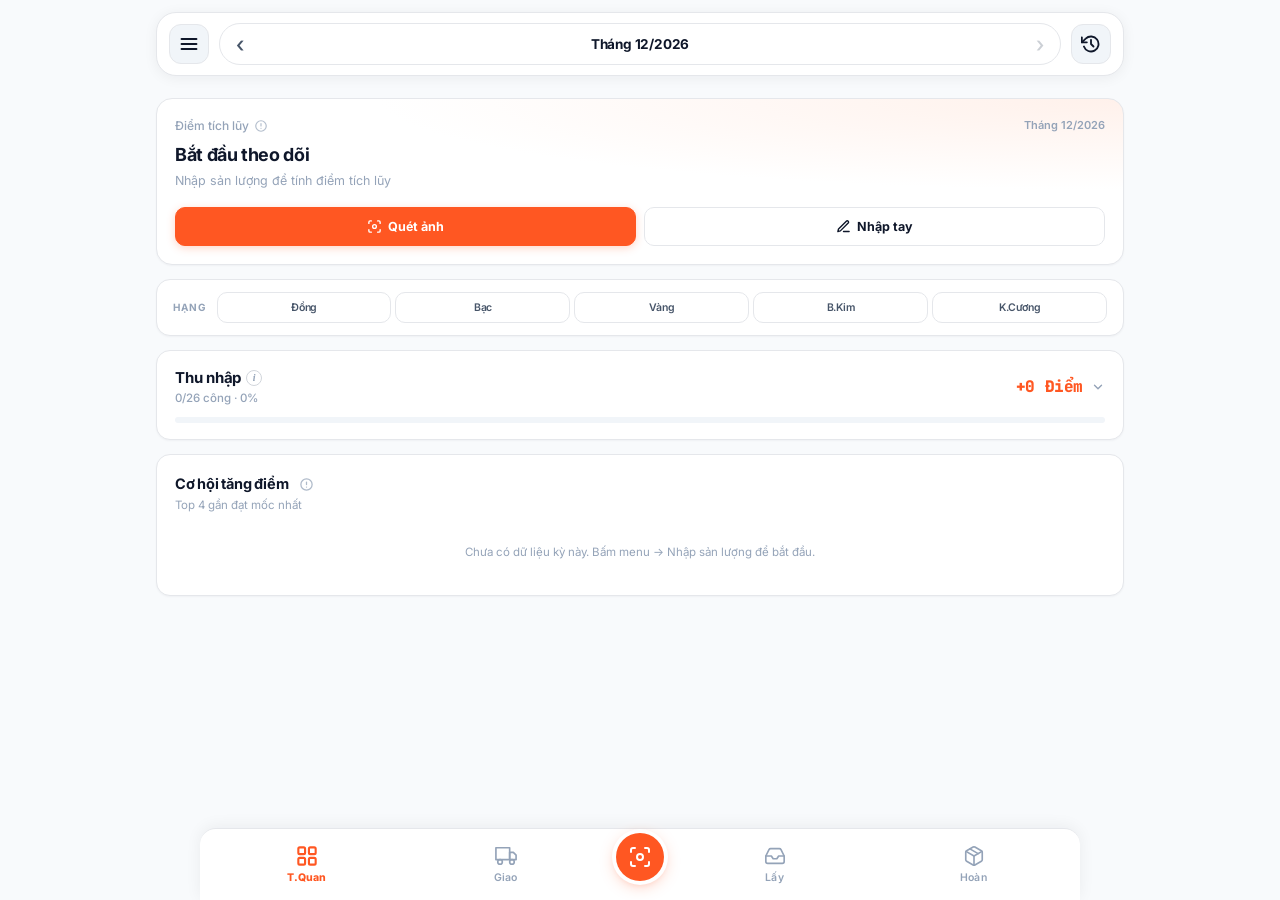
<file: index.html>
<!DOCTYPE html>
<html lang="vi">
<head>
<meta charset="UTF-8">
<meta name="viewport" content="width=device-width, initial-scale=1.0, maximum-scale=5.0, viewport-fit=cover">
<meta name="apple-mobile-web-app-capable" content="yes">
<meta name="mobile-web-app-capable" content="yes">
<meta name="apple-mobile-web-app-status-bar-style" content="black-translucent">
<meta name="theme-color" content="#f8fafc">
<meta name="description" content="Theo dõi sản lượng giao/lấy/hoàn và tính điểm SPX">
<title>Theo Dõi Sản Lượng & Điểm SPX</title>
<link rel="manifest" href="./manifest.json">
<link rel="apple-touch-icon" href="[data-uri]">
<meta name="apple-mobile-web-app-title" content="SPX Tracker">
<link rel="stylesheet" href="./css/style.css">
</head>
<body>

<div class="header-wrapper">
  <div class="header-card">
    <div class="header-row">
      <button class="header-icon-btn" onclick="openMenuModal()" aria-label="Menu">
        <svg viewBox="0 0 24 24" fill="none" stroke="currentColor" stroke-width="2.2" stroke-linecap="round">
          <line x1="3" y1="6" x2="21" y2="6"/>
          <line x1="3" y1="12" x2="21" y2="12"/>
          <line x1="3" y1="18" x2="21" y2="18"/>
        </svg>
      </button>

      <div class="period-cluster">
        <button class="period-arrow-btn" id="periodPrev" onclick="periodPrev()" aria-label="Tháng trước">‹</button>
        <button class="period-label" id="periodLabel" onclick="openPeriodPicker()">Tháng 10/2026</button>
        <button class="period-arrow-btn" id="periodNext" onclick="periodNext()" aria-label="Tháng sau">›</button>
      </div>

      <button class="header-icon-btn" onclick="openHistoryTab()" aria-label="Nhật ký">
        <svg viewBox="0 0 24 24" fill="none" stroke="currentColor" stroke-width="2.2" stroke-linecap="round" stroke-linejoin="round">
          <polyline points="1 4 1 10 7 10"/>
          <path d="M3.51 15a9 9 0 1 0 2.13-9.36L1 10"/>
          <polyline points="12 7 12 12 15 15"/>
        </svg>
      </button>
    </div>
  </div>
  <input type="month" id="monthPickerInput" style="display:none" onchange="jumpToMonth(this.value)">
</div>

<div class="layout-shell">
  <div class="content-area">

    <div id="reminderBanner" class="reminder-banner" style="display:none">
      <div class="reminder-banner-head">
        <span class="reminder-banner-icon" id="reminderIcon">⚠️</span>
        <span class="reminder-banner-title" id="reminderTitle">Chưa quét sản lượng</span>
        <button class="reminder-banner-close" onclick="dismissReminderBanner()" aria-label="Đóng">✕</button>
      </div>
      <div class="reminder-banner-sub" id="reminderSub"></div>
      <div class="reminder-banner-actions">
        <button class="reminder-btn-secondary" id="reminderSecondaryBtn" onclick="openHistoryTab()" style="display:none">Xem chi tiết</button>
        <button class="reminder-btn-primary" onclick="openOcrPicker()">📷 Quét ngay</button>
      </div>
    </div>

    <div class="tab-panel active" id="tab-overview">
      <main class="app-container">

        <section class="hero" id="overviewHero">
          <div class="hero-top">
            <span class="hero-eyebrow">
              Điểm tích lũy
              <button type="button" class="hero-info-btn" onclick="toggleHeroMetrics()" aria-label="Chi tiết">
                <svg viewBox="0 0 24 24" fill="none" stroke="currentColor" stroke-width="2" stroke-linecap="round" stroke-linejoin="round">
                  <circle cx="12" cy="12" r="9"/>
                  <line x1="12" y1="8" x2="12" y2="12"/>
                  <line x1="12" y1="16" x2="12.01" y2="16"/>
                </svg>
              </button>
            </span>
            <span class="hero-context" id="heroContext"></span>
          </div>

          <div class="hero-data" id="heroData">
            <div class="hero-row-main">
              <div class="hero-value hero-value-tappable" id="overallTotalPoints" onclick="toggleHeroMetrics()" role="button" tabindex="0" aria-label="Xem chi tiết">
                0 <span class="hero-value-unit">Điểm</span>
              </div>
            </div>

            <div class="hero-metrics-wrap" id="heroMetricsWrap">
              <div class="hero-metrics" id="heroMetrics">
                <div class="hero-metric">
                  <div class="hero-metric-value" id="heroBase">0</div>
                  <div class="hero-metric-label">Gốc</div>
                </div>
                <div class="hero-metric">
                  <div class="hero-metric-value" id="heroBonus">+0</div>
                  <div class="hero-metric-label">Thưởng</div>
                </div>
                <div class="hero-metric">
                  <div class="hero-metric-value" id="heroIncome">+0</div>
                  <div class="hero-metric-label">Thu nhập</div>
                </div>
              </div>
            </div>

            <div class="hero-tiles" id="heroTiles">
              <div class="hero-tile hero-tile-giao">
                <span class="hero-tile-label">Giao</span>
                <span class="hero-tile-value" id="heroTileDel">0</span>
              </div>
              <div class="hero-tile hero-tile-lay">
                <span class="hero-tile-label">Lấy</span>
                <span class="hero-tile-value" id="heroTilePick">0</span>
              </div>
              <div class="hero-tile hero-tile-hoan">
                <span class="hero-tile-label">Hoàn</span>
                <span class="hero-tile-value" id="heroTileRet">0</span>
              </div>
            </div>
          </div>

          <div class="hero-empty" id="heroEmpty">
            <div class="hero-empty-title">Bắt đầu theo dõi</div>
            <div class="hero-empty-sub">Nhập sản lượng để tính điểm tích lũy</div>
            <div class="hero-empty-cta">
              <button type="button" class="btn-cta-ocr" onclick="openOcrPicker()">
                <svg viewBox="0 0 24 24" fill="none" stroke="currentColor" stroke-width="2.2" stroke-linecap="round" stroke-linejoin="round">
                  <path d="M3 7V5a2 2 0 0 1 2-2h2"/>
                  <path d="M17 3h2a2 2 0 0 1 2 2v2"/>
                  <path d="M21 17v2a2 2 0 0 1-2 2h-2"/>
                  <path d="M7 21H5a2 2 0 0 1-2-2v-2"/>
                  <circle cx="12" cy="12" r="3"/>
                </svg>
                <span>Quét ảnh</span>
              </button>
              <button type="button" class="btn-cta-manual" onclick="openAddModal()">
                <svg viewBox="0 0 24 24" fill="none" stroke="currentColor" stroke-width="2.2" stroke-linecap="round" stroke-linejoin="round">
                  <path d="M12 20h9"/>
                  <path d="M16.5 3.5a2.121 2.121 0 0 1 3 3L7 19l-4 1 1-4L16.5 3.5z"/>
                </svg>
                <span>Nhập tay</span>
              </button>
            </div>
          </div>
        </section>

        <section class="card card-rank">
          <div class="rank-inline-row">
            <span class="rank-inline-label">Hạng</span>
            <div class="rank-pill-group rank-pill-group-inline">
              <button class="rank-pill" data-rank="dong"      onclick="setRankTier('dong', 0.10, this)">Đồng</button>
              <button class="rank-pill" data-rank="bac"       onclick="setRankTier('bac', 0.15, this)">Bạc</button>
              <button class="rank-pill" data-rank="vang"      onclick="setRankTier('vang', 0.20, this)">Vàng</button>
              <button class="rank-pill" data-rank="bach_kim"  onclick="setRankTier('bach_kim', 0.22, this)">B.Kim</button>
              <button class="rank-pill" data-rank="kim_cuong" onclick="setRankTier('kim_cuong', 0.26, this)">K.Cương</button>
            </div>
          </div>
        </section>

        <details class="card income-section" id="incomeDetails">
          <summary class="income-summary">
            <div class="income-summary-row">
              <div class="income-summary-left">
                <span class="income-summary-title">
                  Thu nhập
                  <button class="info-icon" type="button"
                          onclick="event.preventDefault(); event.stopPropagation(); showIncomeInfo()"
                          aria-label="Trợ giúp">i</button>
                </span>
                <span class="income-summary-days" id="incomeDayCount">0/26 công · 0%</span>
              </div>
              <div class="income-summary-right">
                <span class="income-summary-value" id="incomeTotalDisplay">+0 Điểm</span>
                <span class="income-chevron">
                  <svg width="14" height="14" viewBox="0 0 24 24" fill="none" stroke="currentColor" stroke-width="2.4" stroke-linecap="round" stroke-linejoin="round">
                    <polyline points="6 9 12 15 18 9"/>
                  </svg>
                </span>
              </div>
            </div>
            <div class="income-progress">
              <div class="income-progress-fill" id="incomeProgressFill"></div>
            </div>
          </summary>

          <div class="income-content">
            <div class="salary-month-hint" id="salaryMonthHint">📅 Áp dụng cho: Tháng 10/2026</div>

            <div class="income-row income-row-region">
              <span class="income-row-label">Khu vực tính công</span>
              <div class="region-pill-group">
                <button type="button" class="region-pill" data-region="mien" onclick="changeRegion('mien', this)">
                  <span>MIỀN TRUNG</span>
                </button>
                <button type="button" class="region-pill" data-region="hcm_hn" onclick="changeRegion('hcm_hn', this)">
                  <span>TP.HCM · HN</span>
                </button>
              </div>
            </div>
            <div class="income-row">
              <span class="income-row-label">LCB</span>
              <div class="income-row-input">
                <input type="number" inputmode="numeric" id="salaryBaseInput" value="0" min="0" oninput="saveSalaryConfig()" onchange="saveSalaryConfig()">
                <span class="income-unit">đ/tháng</span>
              </div>
            </div>
            <div class="income-row">
              <span class="income-row-label">Bưu cục</span>
              <div class="income-row-input">
                <input type="number" inputmode="numeric" id="manualBuuCucInput" value="0" min="0" oninput="saveManualPoints()" onchange="saveManualPoints()">
                <span class="income-unit">đ/tháng</span>
              </div>
            </div>
            <div class="income-row">
              <span class="income-row-label">Tài xế</span>
              <div class="income-row-input">
                <input type="number" inputmode="numeric" id="manualTaiXeInput" value="0" min="0" oninput="saveManualPoints()" onchange="saveManualPoints()">
                <span class="income-unit">đ/tháng</span>
              </div>
            </div>

            <div class="taixe-condition-banner" id="taixeConditionBanner" style="display:none">
              <div class="taixe-banner-head">
                <span class="taixe-banner-icon" id="taixeBannerIcon">⚠️</span>
                <span class="taixe-banner-title" id="taixeBannerTitle">Chưa đủ điều kiện cộng Tài xế</span>
              </div>
              <div class="taixe-banner-progress-text" id="taixeProgressText">
                Đơn Giao: 388/1,500
              </div>
              <div class="taixe-banner-progress-bar">
                <div class="taixe-banner-progress-fill" id="taixeProgressFill"></div>
              </div>
              <div class="taixe-banner-sub" id="taixeBannerSub">Còn thiếu 1,112 đơn</div>
            </div>

            <div class="income-summary-box">
              <div class="income-summary-line">
                <span>Lương 1 công</span>
                <span id="incomePerDayText">0 Điểm/công</span>
              </div>
              <div class="income-summary-line total">
                <span>Đã tích lũy</span>
                <b id="incomeTotalDisplayInner">+0 Điểm</b>
              </div>
            </div>
            <button class="btn btn-primary income-save-btn" onclick="forceSaveConfig()">Lưu cấu hình tháng này</button>
          </div>
        </details>

        <section class="card" id="opportunityCard">
          <div class="card-head">
            <div>
              <h2 class="card-title">
                Cơ hội tăng điểm
                <button type="button" class="fee-info-btn" onclick="openFeeTableModal()" aria-label="Bảng phí dịch vụ">
                  <svg viewBox="0 0 24 24" fill="none" stroke="currentColor" stroke-width="2" stroke-linecap="round" stroke-linejoin="round">
                    <circle cx="12" cy="12" r="9"/>
                    <line x1="12" y1="8" x2="12" y2="12"/>
                    <line x1="12" y1="16" x2="12.01" y2="16"/>
                  </svg>
                </button>
              </h2>
              <p class="card-sub">Top 4 gần đạt mốc nhất</p>
            </div>
          </div>
          <div id="overviewMilestoneList"></div>
          <button type="button" class="view-all-opp-btn" id="viewAllOpportunitiesBtn" onclick="openAllOpportunitiesModal()" style="display:none">
            <span>Xem tất cả</span>
            <svg viewBox="0 0 24 24" fill="none" stroke="currentColor" stroke-width="2.2" stroke-linecap="round" stroke-linejoin="round">
              <polyline points="9 18 15 12 9 6"/>
            </svg>
          </button>
        </section>

      </main>
    </div>

    <div class="tab-panel" id="tab-delivery">
      <main class="app-container">
        <section class="hero hero-sm hero-giao">
          <div class="hero-top">
            <span class="hero-eyebrow">Giao</span>
            <span class="hero-pill" id="delTotalOrders">0 đơn</span>
          </div>
          <div class="hero-value" id="delTotalPoints">0 <span class="hero-value-unit">Điểm</span></div>
        </section>
        <section class="card card-flush">
          <div class="card-head-pad">
            <h2 class="card-title">Phân bổ & mục tiêu</h2>
          </div>
          <div class="table-scroll table-clean">
            <table>
              <thead>
                <tr>
                  <th>KG</th>
                  <th>SL</th>
                  <th>Mốc</th>
                  <th>Điểm</th>
                  <th class="th-right">Cần</th>
                  <th class="th-right">Được</th>
                </tr>
              </thead>
              <tbody id="delTableBody"></tbody>
            </table>
          </div>
        </section>
      </main>
    </div>

    <div class="tab-panel" id="tab-pickup">
      <main class="app-container">
        <section class="hero hero-sm hero-lay">
          <div class="hero-top">
            <span class="hero-eyebrow">Lấy</span>
            <span class="hero-pill" id="pickTotalOrders">0 đơn</span>
          </div>
          <div class="hero-value" id="pickTotalPoints">0 <span class="hero-value-unit">Điểm</span></div>
        </section>
        <section class="card card-flush">
          <div class="card-head-pad">
            <h2 class="card-title">Phân bổ & mục tiêu</h2>
          </div>
          <div class="table-scroll table-clean">
            <table>
              <thead>
                <tr>
                  <th>KG</th>
                  <th>SL</th>
                  <th>Mốc</th>
                  <th>Điểm</th>
                  <th class="th-right">Cần</th>
                  <th class="th-right">Được</th>
                </tr>
              </thead>
              <tbody id="pickTableBody"></tbody>
            </table>
          </div>
        </section>
      </main>
    </div>

    <div class="tab-panel" id="tab-return">
      <main class="app-container">
        <section class="hero hero-sm hero-hoan">
          <div class="hero-top">
            <span class="hero-eyebrow">Hoàn</span>
            <span class="hero-pill" id="retTotalOrders">0 đơn</span>
          </div>
          <div class="hero-value" id="retTotalPoints">0 <span class="hero-value-unit">Điểm</span></div>
        </section>
        <section class="card card-flush">
          <div class="card-head-pad">
            <h2 class="card-title">Phân bổ & mục tiêu</h2>
          </div>
          <div class="table-scroll table-clean">
            <table>
              <thead>
                <tr>
                  <th>KG</th>
                  <th>SL</th>
                  <th>Mốc</th>
                  <th>Điểm</th>
                  <th class="th-right">Cần</th>
                  <th class="th-right">Được</th>
                </tr>
              </thead>
              <tbody id="retTableBody"></tbody>
            </table>
          </div>
        </section>
      </main>
    </div>

    <div class="tab-panel" id="tab-history">
      <main class="app-container">
        <section class="card">
          <div class="card-head">
            <div>
              <h2 class="card-title">Nhật ký</h2>
              <p class="card-sub" id="histCountNote">0 bản ghi</p>
            </div>
          </div>
          <div class="filter-bar">
            <button class="filter-btn active" onclick="setHistFilter('all', this)">Tất cả</button>
            <button class="filter-btn" onclick="setHistFilter('delivery', this)">Giao</button>
            <button class="filter-btn" onclick="setHistFilter('pickup', this)">Lấy</button>
            <button class="filter-btn" onclick="setHistFilter('return', this)">Hoàn</button>
            <button class="filter-btn filter-btn-date" id="histFilterDateBtn" onclick="openHistoryDatePicker()">📅 Ngày</button>
          </div>

          <div id="historyEntries"></div>
        </section>
      </main>
    </div>

  </div>
</div>
<!-- ============================================================
     BOTTOM NAV
============================================================ -->
<aside class="bottom-nav">
  <button class="nav-btn active" data-tab="overview" onclick="switchMainTab('overview', this)" aria-label="Tổng quan">
    <svg class="nav-icon" viewBox="0 0 24 24" fill="none" stroke="currentColor" stroke-width="1.8" stroke-linecap="round" stroke-linejoin="round">
      <rect x="3" y="3" width="7" height="7" rx="1.5"/>
      <rect x="14" y="3" width="7" height="7" rx="1.5"/>
      <rect x="3" y="14" width="7" height="7" rx="1.5"/>
      <rect x="14" y="14" width="7" height="7" rx="1.5"/>
    </svg>
    <span class="nav-label">T.Quan</span>
  </button>

  <button class="nav-btn" data-tab="delivery" onclick="switchMainTab('delivery', this)" aria-label="Giao">
    <svg class="nav-icon" viewBox="0 0 24 24" fill="none" stroke="currentColor" stroke-width="1.8" stroke-linecap="round" stroke-linejoin="round">
      <path d="M1 3h15v13H1z"/>
      <path d="M16 8h4l3 3v5h-7V8z"/>
      <circle cx="5.5" cy="18.5" r="2.5"/>
      <circle cx="18.5" cy="18.5" r="2.5"/>
    </svg>
    <span class="nav-label">Giao</span>
  </button>

  <button class="nav-btn-fab" onclick="openOcrPicker()" aria-label="Quét ảnh">
    <span class="fab-icon">
      <svg viewBox="0 0 24 24" fill="none" stroke="currentColor" stroke-width="2" stroke-linecap="round" stroke-linejoin="round">
        <path d="M3 7V5a2 2 0 0 1 2-2h2"/>
        <path d="M17 3h2a2 2 0 0 1 2 2v2"/>
        <path d="M21 17v2a2 2 0 0 1-2 2h-2"/>
        <path d="M7 21H5a2 2 0 0 1-2-2v-2"/>
        <circle cx="12" cy="12" r="3"/>
      </svg>
    </span>
  </button>

  <button class="nav-btn" data-tab="pickup" onclick="switchMainTab('pickup', this)" aria-label="Lấy">
    <svg class="nav-icon" viewBox="0 0 24 24" fill="none" stroke="currentColor" stroke-width="1.8" stroke-linecap="round" stroke-linejoin="round">
      <path d="M22 12h-6l-2 3h-4l-2-3H2"/>
      <path d="M5.45 5.11 2 12v6a2 2 0 0 0 2 2h16a2 2 0 0 0 2-2v-6l-3.45-6.89A2 2 0 0 0 16.76 4H7.24a2 2 0 0 0-1.79 1.11z"/>
    </svg>
    <span class="nav-label">Lấy</span>
  </button>

  <button class="nav-btn" data-tab="return" onclick="switchMainTab('return', this)" aria-label="Hoàn">
    <svg class="nav-icon" viewBox="0 0 24 24" fill="none" stroke="currentColor" stroke-width="1.8" stroke-linecap="round" stroke-linejoin="round">
      <path d="M16.5 9.4 7.5 4.21"/>
      <path d="M21 16V8a2 2 0 0 0-1-1.73l-7-4a2 2 0 0 0-2 0l-7 4A2 2 0 0 0 3 8v8a2 2 0 0 0 1 1.73l7 4a2 2 0 0 0 2 0l7-4A2 2 0 0 0 21 16z"/>
      <polyline points="3.27 6.96 12 12.01 20.73 6.96"/>
      <line x1="12" y1="22.08" x2="12" y2="12"/>
    </svg>
    <span class="nav-label">Hoàn</span>
  </button>
</aside>

<input type="file" id="ocrFileInput" accept="image/*" multiple style="display:none;" onchange="handleOcrImage(event)">
<input type="date" id="historyDatePickerInput" style="display:none" onchange="applyHistoryDateFilter(this.value)">

<!-- ============================================================
     MODAL: MENU
============================================================ -->
<div class="modal-shade" id="menuModal" onclick="if(event.target===this)closeMenuModal()">
  <div class="modal-box menu-modal-box">
    <div class="modal-box-head">
      <h3>Menu</h3>
      <button class="modal-close-btn" onclick="closeMenuModal()" aria-label="Đóng">
        <svg width="20" height="20" viewBox="0 0 24 24" fill="none" stroke="currentColor" stroke-width="2" stroke-linecap="round">
          <line x1="18" y1="6" x2="6" y2="18"/>
          <line x1="6" y1="6" x2="18" y2="18"/>
        </svg>
      </button>
    </div>
    <div class="modal-body menu-body">

      <div class="menu-section-label">Cài đặt</div>
      <button class="menu-item" onclick="toggleThemeFromMenu()">
        <span class="menu-icon">
          <svg viewBox="0 0 24 24" fill="none" stroke="currentColor" stroke-width="1.8" stroke-linecap="round" stroke-linejoin="round">
            <path d="M21 12.79A9 9 0 1 1 11.21 3 7 7 0 0 0 21 12.79z"/>
          </svg>
        </span>
        <div class="menu-text">
          <div class="menu-title" id="menuThemeTitle">Chế độ tối</div>
          <div class="menu-sub" id="menuThemeSub">Chuyển sang giao diện tối</div>
        </div>
      </button>

      <button class="menu-item" onclick="toggleAutoSaveOCRFromMenu()">
        <span class="menu-icon">
          <svg viewBox="0 0 24 24" fill="none" stroke="currentColor" stroke-width="1.8" stroke-linecap="round" stroke-linejoin="round">
            <path d="M19 21H5a2 2 0 0 1-2-2V5a2 2 0 0 1 2-2h11l5 5v11a2 2 0 0 1-2 2z"/>
            <polyline points="17 21 17 13 7 13 7 21"/>
            <polyline points="7 3 7 8 15 8"/>
          </svg>
        </span>
        <div class="menu-text">
          <div class="menu-title" id="menuAutoSaveTitle">Tự lưu OCR: BẬT</div>
          <div class="menu-sub" id="menuAutoSaveSub">Tự động lưu khi OCR đọc đúng</div>
        </div>
      </button>

      <button class="menu-item" onclick="closeMenuModal();openSettingsModal()">
        <span class="menu-icon">
          <svg viewBox="0 0 24 24" fill="none" stroke="currentColor" stroke-width="1.8" stroke-linecap="round" stroke-linejoin="round">
            <path d="M21 15v4a2 2 0 0 1-2 2H5a2 2 0 0 1-2-2v-4"/>
            <polyline points="7 10 12 15 17 10"/>
            <line x1="12" y1="15" x2="12" y2="3"/>
          </svg>
        </span>
        <div class="menu-text">
          <div class="menu-title">Backup & Cloud</div>
          <div class="menu-sub">Đồng bộ Gist · JSON · Dọn trùng</div>
        </div>
      </button>

      <button class="menu-item" onclick="closeMenuModal();checkVersion()">
        <span class="menu-icon">
          <svg viewBox="0 0 24 24" fill="none" stroke="currentColor" stroke-width="1.8" stroke-linecap="round" stroke-linejoin="round">
            <polyline points="23 4 23 10 17 10"/>
            <polyline points="1 20 1 14 7 14"/>
            <path d="M3.51 9a9 9 0 0 1 14.85-3.36L23 10M1 14l4.64 4.36A9 9 0 0 0 20.49 15"/>
          </svg>
        </span>
        <div class="menu-text">
          <div class="menu-title">Kiểm tra cập nhật</div>
          <div class="menu-sub">Tìm bản mới từ server</div>
        </div>
      </button>

      <div class="menu-section-label">Dữ liệu</div>
      <button class="menu-item" onclick="closeMenuModal();openAddModal()">
        <span class="menu-icon">
          <svg viewBox="0 0 24 24" fill="none" stroke="currentColor" stroke-width="1.8" stroke-linecap="round" stroke-linejoin="round">
            <path d="M12 20h9"/>
            <path d="M16.5 3.5a2.121 2.121 0 0 1 3 3L7 19l-4 1 1-4L16.5 3.5z"/>
          </svg>
        </span>
        <div class="menu-text">
          <div class="menu-title">Nhập sản lượng</div>
          <div class="menu-sub">Nhập tay theo 8 dải khối lượng</div>
        </div>
      </button>

      <button class="menu-item" onclick="closeMenuModal();openShareTargetModal()">
        <span class="menu-icon">
          <svg viewBox="0 0 24 24" fill="none" stroke="currentColor" stroke-width="1.8" stroke-linecap="round" stroke-linejoin="round">
            <path d="M4 12v8a2 2 0 0 0 2 2h12a2 2 0 0 0 2-2v-8"/>
            <polyline points="16 6 12 2 8 6"/>
            <line x1="12" y1="2" x2="12" y2="15"/>
          </svg>
        </span>
        <div class="menu-text">
          <div class="menu-title">📤 Chia sẻ ảnh</div>
          <div class="menu-sub">Share từ Gallery → OCR tự động</div>
        </div>
      </button>

      <div class="menu-section-label">Khác</div>
      <a class="menu-item" href="./guide.html" style="text-decoration:none">
        <span class="menu-icon">
          <svg viewBox="0 0 24 24" fill="none" stroke="currentColor" stroke-width="1.8" stroke-linecap="round" stroke-linejoin="round">
            <path d="M2 3h6a4 4 0 0 1 4 4v14a3 3 0 0 0-3-3H2z"/>
            <path d="M22 3h-6a4 4 0 0 0-4 4v14a3 3 0 0 1 3-3h7z"/>
          </svg>
        </span>
        <div class="menu-text">
          <div class="menu-title">Hướng dẫn sử dụng</div>
          <div class="menu-sub">Mở trang hướng dẫn đầy đủ</div>
        </div>
      </a>

      <button class="menu-item" onclick="closeMenuModal();openCoffeeModal()">
        <span class="menu-icon menu-icon-heart">
          <svg viewBox="0 0 24 24" fill="currentColor">
            <path d="M12 21s-7.5-4.8-10-10c-1.4-3 0-7 4-7 2 0 3.5 1 4 2.5.5-1.5 2-2.5 4-2.5 4 0 5.4 4 4 7-2.5 5.2-10 10-10 10z"/>
          </svg>
        </span>
        <div class="menu-text">
          <div class="menu-title">Ủng hộ tác giả</div>
          <div class="menu-sub">Viettinbank · Cảm ơn bạn!</div>
        </div>
      </button>

    </div>
  </div>
</div>

<!-- ============================================================
     MODAL: NHẬP / SỬA SẢN LƯỢNG NGÀY
============================================================ -->
<div class="modal-shade" id="entryModal">
  <div class="modal-box">
    <div class="modal-box-head">
      <button class="modal-back-btn" id="backToBatchBtn" onclick="backToBatch()" style="display:none">← Quay lại</button>
      <h3 id="modalTitle" style="flex:1;text-align:center;">Nhập sản lượng ngày</h3>
      <button class="modal-close-btn" onclick="closeModal()" aria-label="Đóng">
        <svg width="20" height="20" viewBox="0 0 24 24" fill="none" stroke="currentColor" stroke-width="2" stroke-linecap="round">
          <line x1="18" y1="6" x2="6" y2="18"/>
          <line x1="6" y1="6" x2="18" y2="18"/>
        </svg>
      </button>
    </div>
    <div class="modal-body">
      <input type="hidden" id="editEntryId" value="">
      <input type="hidden" id="editEntryType" value="">
      <div style="margin-bottom:14px;max-width:180px">
        <label class="form-label">Ngày ghi nhận</label>
        <input type="date" id="inputDate" class="input-control">
      </div>
      <div class="modal-tabs" id="modalSubTabGroup">
        <button type="button" class="modal-tab-btn active tab-del" id="subtab-btn-del" onclick="switchModalSubTab('del')">Giao</button>
        <button type="button" class="modal-tab-btn tab-pick" id="subtab-btn-pick" onclick="switchModalSubTab('pick')">Lấy</button>
        <button type="button" class="modal-tab-btn tab-ret" id="subtab-btn-ret" onclick="switchModalSubTab('ret')">Hoàn</button>
      </div>
      <div class="modal-section-card card-del modal-subtab-pane" id="pane-del">
        <div class="weights-horizontal-grid">
          <div class="weight-input-item"><label>&gt;0 - 2 kg</label><input type="number" inputmode="numeric" id="del_inp_0_2" class="input-control auto-clear" value="0" min="0"></div>
          <div class="weight-input-item"><label>&gt;2 - 4 kg</label><input type="number" inputmode="numeric" id="del_inp_2_4" class="input-control auto-clear" value="0" min="0"></div>
          <div class="weight-input-item"><label>&gt;4 - 6 kg</label><input type="number" inputmode="numeric" id="del_inp_4_6" class="input-control auto-clear" value="0" min="0"></div>
          <div class="weight-input-item"><label>&gt;6 - 8 kg</label><input type="number" inputmode="numeric" id="del_inp_6_8" class="input-control auto-clear" value="0" min="0"></div>
          <div class="weight-input-item"><label>&gt;8 - 10 kg</label><input type="number" inputmode="numeric" id="del_inp_8_10" class="input-control auto-clear" value="0" min="0"></div>
          <div class="weight-input-item"><label>&gt;10 - 12 kg</label><input type="number" inputmode="numeric" id="del_inp_10_12" class="input-control auto-clear" value="0" min="0"></div>
          <div class="weight-input-item"><label>&gt;12 - 15 kg</label><input type="number" inputmode="numeric" id="del_inp_12_15" class="input-control auto-clear" value="0" min="0"></div>
          <div class="weight-input-item"><label>&gt;15 kg</label><input type="number" inputmode="numeric" id="del_inp_over_15" class="input-control auto-clear" value="0" min="0"></div>
        </div>
      </div>
      <div class="modal-section-card card-pick modal-subtab-pane" id="pane-pick" style="display:none">
        <div class="weights-horizontal-grid">
          <div class="weight-input-item"><label>&gt;0 - 2 kg</label><input type="number" inputmode="numeric" id="pick_inp_0_2" class="input-control auto-clear" value="0" min="0"></div>
          <div class="weight-input-item"><label>&gt;2 - 4 kg</label><input type="number" inputmode="numeric" id="pick_inp_2_4" class="input-control auto-clear" value="0" min="0"></div>
          <div class="weight-input-item"><label>&gt;4 - 6 kg</label><input type="number" inputmode="numeric" id="pick_inp_4_6" class="input-control auto-clear" value="0" min="0"></div>
          <div class="weight-input-item"><label>&gt;6 - 8 kg</label><input type="number" inputmode="numeric" id="pick_inp_6_8" class="input-control auto-clear" value="0" min="0"></div>
          <div class="weight-input-item"><label>&gt;8 - 10 kg</label><input type="number" inputmode="numeric" id="pick_inp_8_10" class="input-control auto-clear" value="0" min="0"></div>
          <div class="weight-input-item"><label>&gt;10 - 12 kg</label><input type="number" inputmode="numeric" id="pick_inp_10_12" class="input-control auto-clear" value="0" min="0"></div>
          <div class="weight-input-item"><label>&gt;12 - 15 kg</label><input type="number" inputmode="numeric" id="pick_inp_12_15" class="input-control auto-clear" value="0" min="0"></div>
          <div class="weight-input-item"><label>&gt;15 kg</label><input type="number" inputmode="numeric" id="pick_inp_over_15" class="input-control auto-clear" value="0" min="0"></div>
        </div>
      </div>
      <div class="modal-section-card card-ret modal-subtab-pane" id="pane-ret" style="display:none">
        <div class="weights-horizontal-grid">
          <div class="weight-input-item"><label>&gt;0 - 2 kg</label><input type="number" inputmode="numeric" id="ret_inp_0_2" class="input-control auto-clear" value="0" min="0"></div>
          <div class="weight-input-item"><label>&gt;2 - 4 kg</label><input type="number" inputmode="numeric" id="ret_inp_2_4" class="input-control auto-clear" value="0" min="0"></div>
          <div class="weight-input-item"><label>&gt;4 - 6 kg</label><input type="number" inputmode="numeric" id="ret_inp_4_6" class="input-control auto-clear" value="0" min="0"></div>
          <div class="weight-input-item"><label>&gt;6 - 8 kg</label><input type="number" inputmode="numeric" id="ret_inp_6_8" class="input-control auto-clear" value="0" min="0"></div>
          <div class="weight-input-item"><label>&gt;8 - 10 kg</label><input type="number" inputmode="numeric" id="ret_inp_8_10" class="input-control auto-clear" value="0" min="0"></div>
          <div class="weight-input-item"><label>&gt;10 - 12 kg</label><input type="number" inputmode="numeric" id="ret_inp_10_12" class="input-control auto-clear" value="0" min="0"></div>
          <div class="weight-input-item"><label>&gt;12 - 15 kg</label><input type="number" inputmode="numeric" id="ret_inp_12_15" class="input-control auto-clear" value="0" min="0"></div>
          <div class="weight-input-item"><label>&gt;15 kg</label><input type="number" inputmode="numeric" id="ret_inp_over_15" class="input-control auto-clear" value="0" min="0"></div>
        </div>
      </div>
      <div class="ocr-preview-box" id="ocrPreviewBox" style="display:none">
        <div class="ocr-preview-label">
          <span>Ảnh gốc — đối chiếu số</span>
          <span class="ocr-hide-btn" onclick="document.getElementById('ocrPreviewBox').style.display='none'">Ẩn</span>
        </div>
        <img class="ocr-preview-img" id="ocrPreviewImg" alt="Ảnh đã quét" onclick="openOcrLightbox()">
        <div style="text-align:right;margin-top:8px">
          <button type="button" id="ocrDebugToggle" onclick="toggleOcrDebugText()" style="background:transparent;border:1px solid var(--border);color:var(--text-3);font-size:10px;padding:4px 10px;border-radius:6px;cursor:pointer;font-family:inherit;font-weight:600">Xem log</button>
        </div>
        <pre id="ocrDebugText" style="display:none;background:#0d1117;color:#3fb950;font-family:'JetBrains Mono',monospace;font-size:10px;line-height:1.5;padding:10px;margin-top:10px;border-radius:6px;max-height:250px;overflow:auto;white-space:pre-wrap;word-break:break-all;border:1px solid #30363d"></pre>
      </div>
    </div>
    <div class="modal-box-foot">
      <button class="btn" onclick="closeModal()">Hủy</button>
      <button class="btn btn-primary" onclick="saveRecord()">Lưu dữ liệu</button>
    </div>
  </div>
</div>

<!-- ============================================================
     MODAL: KẾT QUẢ QUÉT BATCH
============================================================ -->
<div class="modal-shade" id="batchOcrModal">
  <div class="modal-box">
    <div class="modal-box-head">
      <h3>Kết quả quét (<span id="batchCount">0</span>)</h3>
      <button class="modal-close-btn" onclick="closeBatchOcrModal()" aria-label="Đóng">
        <svg width="20" height="20" viewBox="0 0 24 24" fill="none" stroke="currentColor" stroke-width="2" stroke-linecap="round">
          <line x1="18" y1="6" x2="6" y2="18"/>
          <line x1="6" y1="6" x2="18" y2="18"/>
        </svg>
      </button>
    </div>
    <div class="modal-body">
      <div id="batchList"></div>
    </div>
    <div class="modal-box-foot" style="justify-content:space-between;flex-wrap:wrap;gap:6px">
      <button class="btn btn-ocr" onclick="appendBatchFiles()">📷 Quét thêm</button>
      <div style="display:flex;gap:6px;margin-left:auto">
        <button class="btn" onclick="closeBatchOcrModal()">Đóng</button>
        <button class="btn btn-primary" onclick="saveBatchAll()">Lưu tất cả</button>
      </div>
    </div>
  </div>
</div>

<!-- ============================================================
     MODAL: BACKUP & QUẢN LÝ (Settings)
============================================================ -->
<div class="modal-shade" id="settingsModal" onclick="if(event.target===this)closeSettingsModal()">
  <div class="modal-box">
    <div class="modal-box-head">
      <h3>Backup & Quản lý</h3>
      <button class="modal-close-btn" onclick="closeSettingsModal()" aria-label="Đóng">
        <svg width="20" height="20" viewBox="0 0 24 24" fill="none" stroke="currentColor" stroke-width="2" stroke-linecap="round">
          <line x1="18" y1="6" x2="6" y2="18"/>
          <line x1="6" y1="6" x2="18" y2="18"/>
        </svg>
      </button>
    </div>
    <div class="modal-body">

      <div class="settings-section-title">☁️ Cloud Backup (GitHub Gist)</div>
      <p class="settings-hint">Tự động lưu lên Cloud — reset máy không mất dữ liệu.</p>

      <label class="settings-label">GitHub Token</label>
      <input type="password" id="ghTokenInput" class="input-control" placeholder="ghp_... (dán token mới)" style="font-family:'JetBrains Mono',monospace;font-size:12px">

      <div class="token-status-wrap" id="tokenStatusWrap" style="display:none">
        <span class="token-saved-label" id="tokenSavedLabel">✅ Đã lưu token</span>
        <button type="button" class="token-clear-btn" id="clearTokenBtn" onclick="clearCloudToken()">
          🗑️ Xóa token
        </button>
      </div>

      <label class="settings-label" style="margin-top:12px">Gist ID</label>
      <input type="text" id="gistIdInput" class="input-control" placeholder="Tự động sau lần backup đầu" style="font-family:'JetBrains Mono',monospace;font-size:12px">

      <label class="settings-checkbox">
        <input type="checkbox" id="autoBackupToggle" style="width:auto;margin:0">
        <span>Tự động backup sau mỗi thay đổi</span>
      </label>

      <div class="settings-row">
        <button class="btn" onclick="testCloudConnection()" style="flex:1">🔌 Kiểm tra</button>
        <button class="btn btn-primary" onclick="pushToCloud()" style="flex:1">☁️ Backup</button>
      </div>
      <div style="margin-top:8px">
        <button class="btn" onclick="pullFromCloud()" style="width:100%">⬇️ Khôi phục từ Cloud</button>
      </div>

      <div class="cloud-status idle" id="cloudStatus">Chưa cấu hình</div>

      <hr class="settings-hr">

      <div class="settings-section-title">📁 Sao lưu cục bộ</div>
      <p class="settings-hint">Export/Import dữ liệu dạng file JSON.</p>

      <div class="settings-row">
        <button class="btn" id="copyJsonBtn" onclick="copyDataJson()" style="flex:1">📋 Chép</button>
        <button class="btn" onclick="openPasteJsonModal()" style="flex:1">📝 Dán</button>
      </div>
      <div class="settings-row" style="margin-top:8px">
        <button class="btn" onclick="exportData()" style="flex:1">💾 Lưu file</button>
        <button class="btn" onclick="document.getElementById('importFileInput').click()" style="flex:1">📥 Nạp file</button>
        <input type="file" id="importFileInput" accept=".json" style="display:none;" onchange="importData(event)">
      </div>
      <div style="margin-top:8px">
        <button class="btn" onclick="restoreFromVault()" style="width:100%">🔄 Phục hồi tự động</button>
      </div>

      <hr class="settings-hr">

      <div class="settings-section-title">🧹 Công cụ</div>
      <p class="settings-hint">Tìm và xóa các bản ghi trùng lặp (cùng ngày + cùng số liệu).</p>
      <button class="btn" onclick="cleanupDuplicates()" style="width:100%;background:var(--warning-bg);border-color:var(--warning-bd);color:var(--warning);font-weight:600">
        Dọn bản ghi trùng lặp
      </button>

      <div style="margin-top:10px">
        <div class="settings-section-title" style="font-size:12px;margin-bottom:4px">📷 Cache OCR</div>
        <p class="settings-hint" id="ocrCacheStats" style="margin-bottom:8px;font-family:'JetBrains Mono',monospace;font-size:11px">Đang đọc...</p>
        <button class="btn" onclick="clearOcrCacheFromSettings()" style="width:100%;background:var(--warning-bg);border-color:var(--warning-bd);color:var(--warning);font-weight:600">
          🗑️ Xóa cache OCR
        </button>
      </div>

      <hr class="settings-hr">

      <div class="settings-section-title" style="color:var(--danger)">⚠️ Vùng nguy hiểm</div>
      <p class="settings-hint">Xóa toàn bộ dữ liệu sản lượng đã nhập. <b style="color:var(--danger)">Không thể khôi phục!</b></p>
      <button class="btn" onclick="clearAllHistory()" style="width:100%;background:var(--danger-bg);border-color:var(--danger-bd);color:var(--danger);font-weight:600">
        Xóa toàn bộ nhật ký
      </button>

      <hr class="settings-hr">

      <div class="settings-section-title">📖 Hướng dẫn lấy Token</div>
      <ol class="settings-guide">
        <li>Vào <b>github.com/settings/tokens</b></li>
        <li>Bấm <b>Generate new token (classic)</b></li>
        <li>Note: <code>spx-backup</code> · Expiration: <code>No expiration</code></li>
        <li>Scope: tích <b>gist</b> · Bấm <b>Generate</b></li>
        <li>Copy token → paste vào ô trên</li>
      </ol>
    </div>
    <div class="modal-box-foot">
      <button class="btn btn-primary" onclick="closeSettingsModal()" style="width:100%">Đóng</button>
    </div>
  </div>
</div>

<!-- ============================================================
     MODAL: DÁN JSON
============================================================ -->
<div class="modal-shade" id="pasteJsonModal" onclick="if(event.target===this)closePasteJsonModal()">
  <div class="modal-box coffee-modal-box">
    <div class="modal-box-head">
      <h3>Dán chuỗi JSON</h3>
      <button class="modal-close-btn" onclick="closePasteJsonModal()" aria-label="Đóng">
        <svg width="20" height="20" viewBox="0 0 24 24" fill="none" stroke="currentColor" stroke-width="2" stroke-linecap="round">
          <line x1="18" y1="6" x2="6" y2="18"/>
          <line x1="6" y1="6" x2="18" y2="18"/>
        </svg>
      </button>
    </div>
    <div class="modal-body">
      <p style="font-size:12px;color:var(--text-2);margin-bottom:10px">Dán mã JSON đã sao chép:</p>
      <textarea id="jsonPasteInput" rows="8" class="input-control" style="font-family:'JetBrains Mono',monospace;font-size:11px;resize:vertical" placeholder='{"delivery":[...], "pickup":[...], "return":[...]}'></textarea>
    </div>
    <div class="modal-box-foot">
      <button class="btn" onclick="closePasteJsonModal()">Hủy</button>
      <button class="btn btn-primary" onclick="confirmImportJsonString()">Khôi phục</button>
    </div>
  </div>
</div>

<!-- ============================================================
     MODAL: ỦNG HỘ TÁC GIẢ
============================================================ -->
<div class="modal-shade" id="coffeeModal" onclick="if(event.target===this)closeCoffeeModal()">
  <div class="modal-box coffee-modal-box">
    <div class="modal-box-head">
      <h3>Ủng hộ tác giả</h3>
      <button class="modal-close-btn" onclick="closeCoffeeModal()" aria-label="Đóng">
        <svg width="20" height="20" viewBox="0 0 24 24" fill="none" stroke="currentColor" stroke-width="2" stroke-linecap="round">
          <line x1="18" y1="6" x2="6" y2="18"/>
          <line x1="6" y1="6" x2="18" y2="18"/>
        </svg>
      </button>
    </div>
    <div class="modal-body">
      <div class="donate-heart">❤️</div>
      <p class="donate-text">
        Nếu app này giúp ích cho công việc của bạn,<br>
        hãy ủng hộ tác giả một chút nhé!
      </p>

      <div class="bank-card">
        <div class="bank-label">VIETTINBANK</div>
        <div class="bank-stk" id="bankSTK">106879606835</div>
        <div class="bank-name">Chủ TK: LINH</div>
        <button class="btn btn-primary" id="copyBankBtn" onclick="copyBankNumber()" style="width:100%;margin-top:16px;font-weight:600;padding:12px">
          📋 Sao chép số tài khoản
        </button>
      </div>
    </div>
    <div class="modal-box-foot">
      <button class="btn" onclick="closeCoffeeModal()" style="width:100%">Đóng</button>
    </div>
  </div>
</div>

<!-- ============================================================
     MODAL: CHIA SẺ ẢNH
============================================================ -->
<div class="modal-shade" id="shareTargetModal" onclick="if(event.target===this)closeShareTargetModal()">
  <div class="modal-box">
    <div class="modal-box-head">
      <h3>📤 Chia sẻ ảnh vào app</h3>
      <button class="modal-close-btn" onclick="closeShareTargetModal()" aria-label="Đóng">
        <svg width="20" height="20" viewBox="0 0 24 24" fill="none" stroke="currentColor" stroke-width="2" stroke-linecap="round">
          <line x1="18" y1="6" x2="6" y2="18"/>
          <line x1="6" y1="6" x2="18" y2="18"/>
        </svg>
      </button>
    </div>
    <div class="modal-body">

      <div class="share-status-box" id="shareStatusBox">
        <span class="share-status-icon" id="shareStatusIcon">⏳</span>
        <div class="share-status-text">
          <div class="share-status-title" id="shareStatusTitle">Đang kiểm tra...</div>
          <div class="share-status-sub" id="shareStatusSub"></div>
        </div>
      </div>

      <div class="share-intro">
        Sau khi cài app, bạn có thể <b>share ảnh chụp màn hình SPX</b> trực tiếp từ Gallery vào app — OCR sẽ tự chạy, không cần mở app rồi chọn ảnh lại.
      </div>

      <div class="share-steps">
        <div class="share-step">
          <div class="share-step-num">1</div>
          <div class="share-step-text">Cài app vào màn hình chính <span class="share-step-hint">(Chrome → ⋮ → "Thêm vào màn hình chính")</span></div>
        </div>
        <div class="share-step">
          <div class="share-step-num">2</div>
          <div class="share-step-text">Mở app <b>SPX</b> → chụp màn hình báo cáo sản lượng ngày hôm trước</div>
        </div>
        <div class="share-step">
          <div class="share-step-num">3</div>
          <div class="share-step-text">Mở <b>Gallery / Ảnh</b> → chọn ảnh vừa chụp</div>
        </div>
        <div class="share-step">
          <div class="share-step-num">4</div>
          <div class="share-step-text">Bấm <b>Chia sẻ (Share)</b> → chọn <b>SPX Tracker</b> trong danh sách</div>
        </div>
        <div class="share-step">
          <div class="share-step-num">5</div>
          <div class="share-step-text">App tự mở + tự OCR ngay 🎉 <span class="share-step-hint">Không cần chọn ảnh lại</span></div>
        </div>
      </div>

      <div class="share-note">
        <div class="share-note-title">💡 Lưu ý tương thích</div>
        <div class="share-note-row"><span class="share-note-badge ok">OK</span> Android Chrome — hỗ trợ đầy đủ, share nhiều ảnh cùng lúc</div>
        <div class="share-note-row"><span class="share-note-badge warn">LIMIT</span> iOS Safari 17+ — hỗ trợ <b>hạn chế</b>, chỉ 1 ảnh/lần</div>
        <div class="share-note-row"><span class="share-note-badge warn">N/A</span> Desktop — chưa hỗ trợ share_target</div>
        <div class="share-note-row"><span class="share-note-badge req">PWA</span> Chỉ hoạt động khi app đã <b>cài</b> vào màn hình chính</div>
      </div>

    </div>
    <div class="modal-box-foot">
      <button class="btn btn-primary" onclick="closeShareTargetModal()" style="width:100%">Đã hiểu</button>
    </div>
  </div>
</div>

<!-- ============================================================
     MODAL: TẤT CẢ CƠ HỘI
============================================================ -->
<div class="modal-shade" id="allOpportunitiesModal" onclick="if(event.target===this)closeAllOpportunitiesModal()">
  <div class="modal-box">
    <div class="modal-box-head">
      <h3>Cơ hội tăng điểm</h3>
      <button class="modal-close-btn" onclick="closeAllOpportunitiesModal()" aria-label="Đóng">
        <svg width="20" height="20" viewBox="0 0 24 24" fill="none" stroke="currentColor" stroke-width="2" stroke-linecap="round">
          <line x1="18" y1="6" x2="6" y2="18"/>
          <line x1="6" y1="6" x2="18" y2="18"/>
        </svg>
      </button>
    </div>
    <div class="modal-body">
      <div class="filter-bar" style="margin-bottom:14px">
        <button type="button" class="filter-btn active" onclick="setAllOppFilter('del', this)">Giao</button>
        <button type="button" class="filter-btn" onclick="setAllOppFilter('pick', this)">Lấy</button>
        <button type="button" class="filter-btn" onclick="setAllOppFilter('ret', this)">Hoàn</button>
      </div>
      <div id="allOpportunitiesList"></div>
    </div>
    <div class="modal-box-foot">
      <button class="btn btn-primary" onclick="closeAllOpportunitiesModal()" style="width:100%">Đóng</button>
    </div>
  </div>
</div>

<!-- ============================================================
     MODAL: BẢNG PHÍ DỊCH VỤ (PLAN D — tối giản)
     - 2 mode: Bảng đầy đủ / Tra cứu
     - 3 type: Giao / Lấy / Hoàn
     - Mode calc: input to + 2 nút flanking (−10 / +10)
============================================================ -->
<div class="modal-shade fee-table-modal" id="feeTableModal">
  <div class="modal-box fee-table-modal-box">

    <div class="modal-box-head fee-table-header">
      <div class="fee-table-title-wrap">
        <span class="fee-table-title-ico">💵</span>
        <h3>Bảng phí dịch vụ</h3>
      </div>
      <button class="modal-close-btn" onclick="closeFeeTableModal()" aria-label="Đóng">
        <svg width="20" height="20" viewBox="0 0 24 24" fill="none" stroke="currentColor" stroke-width="2" stroke-linecap="round">
          <line x1="18" y1="6" x2="6" y2="18"/>
          <line x1="6" y1="6" x2="18" y2="18"/>
        </svg>
      </button>
    </div>

    <!-- Mode switch -->
    <div class="fee-mode-switch" role="tablist">
      <button type="button" class="fee-mode-btn active" data-mode="table" onclick="setFeeMode('table')">📋 Bảng đầy đủ</button>
      <button type="button" class="fee-mode-btn"        data-mode="calc"  onclick="setFeeMode('calc')">🔍 Tra cứu</button>
    </div>

    <!-- Type tabs -->
    <div class="fee-type-tabs" role="tablist">
      <button type="button" class="fee-type-btn del  active" data-type="del"  onclick="setFeeType('del')">Giao</button>
      <button type="button" class="fee-type-btn pick"        data-type="pick" onclick="setFeeType('pick')">Lấy</button>
      <button type="button" class="fee-type-btn ret"         data-type="ret"  onclick="setFeeType('ret')">Hoàn</button>
    </div>

    <!-- ============ MODE: BẢNG ĐẦY ĐỦ ============ -->
    <div class="fee-panel fee-panel-table" id="feePanelTable">

      <div class="fee-search-wrap">
        <span class="fee-search-ico">🔎</span>
        <input
          type="text"
          inputmode="numeric"
          id="feeSearchInput"
          class="fee-search-input"
          placeholder="Nhập số đơn để tìm dòng…"
          autocomplete="off"
        />
        <button type="button" class="fee-search-clear" id="feeSearchClear" onclick="clearFeeSearch()" hidden>✕</button>
      </div>

      <div class="fee-table-scroll" id="feeTableScroll">
        <table class="fee-table" id="feeTable">
          <thead id="feeTableHead"></thead>
          <tbody id="feeTableBody"></tbody>
        </table>
      </div>

    </div>

    <!-- ============ MODE: TRA CỨU (PLAN D — tối giản) ============ -->
    <div class="fee-panel fee-panel-calc" id="feePanelCalc" hidden>

      <div class="fee-calc-row">
        <button type="button" class="fee-adj-btn" data-delta="-10" title="Giảm 10">−10</button>
        <input
          type="text"
          inputmode="numeric"
          id="feeCalcDisplay"
          class="fee-calc-display-input"
          value="0"
          autocomplete="off"
          aria-label="Số đơn"
        />
        <button type="button" class="fee-adj-btn" data-delta="10" title="Tăng 10">+10</button>
      </div>

      <div class="fee-result" id="feeResult"></div>

      <div class="fee-empty" id="feeEmpty">
        <div class="fee-empty-txt">
          Chưa nhập số đơn<br>
          Gõ số hoặc bấm +10 để bắt đầu
        </div>
      </div>

    </div>

  </div>
</div>

<!-- ============================================================
     OVERLAYS / BANNERS / TOASTS
============================================================ -->
<div id="undoBanner" class="undo-banner">
  <span id="undoMsg" style="flex:1">Đã thực hiện thay đổi</span>
  <button class="undo-btn" onclick="undoLast()">Hoàn tác</button>
</div>

<div id="ocrLoadingOverlay">
  <div class="spinner"></div>
  <div class="ocr-title" id="ocrStatusTitle">Đang quét ảnh...</div>
  <div class="ocr-desc" id="ocrStatusDesc">Vui lòng chờ trong giây lát</div>
</div>

<div id="ocrLightbox" onclick="closeOcrLightbox()">
  <button class="close-lb" onclick="closeOcrLightbox()" aria-label="Đóng">✕</button>
  <img id="ocrLightboxImg" alt="Ảnh phóng to">
</div>

<div id="appToast" class="app-toast"></div>

<div id="updateBanner" class="update-banner">
  <span class="update-banner-icon">🎉</span>
  <span id="updateBannerMsg" class="update-banner-msg">Có bản mới!</span>
  <button class="update-banner-btn" onclick="applyUpdate()">Cập nhật</button>
</div>

<!-- ============================================================
     DIALOG: XÁC NHẬN / THÔNG BÁO
============================================================ -->
<div class="modal-shade dialog-shade" id="dialogModal">
  <div class="dialog-box">
    <div class="dialog-icon-wrap">
      <span class="dialog-icon" id="dialogIcon">ℹ️</span>
    </div>
    <h3 class="dialog-title" id="dialogTitle">Thông báo</h3>
    <div class="dialog-message" id="dialogMessage"></div>
    <div class="dialog-actions">
      <button class="dialog-btn dialog-btn-cancel" id="dialogCancelBtn" onclick="dialogCancel()">Hủy</button>
      <button class="btn btn-primary dialog-btn-ok" id="dialogOkBtn" onclick="dialogOk()">OK</button>
    </div>
  </div>
</div>

<script type="module" src="./js/main.js"></script>
</body>
</html>
</file>
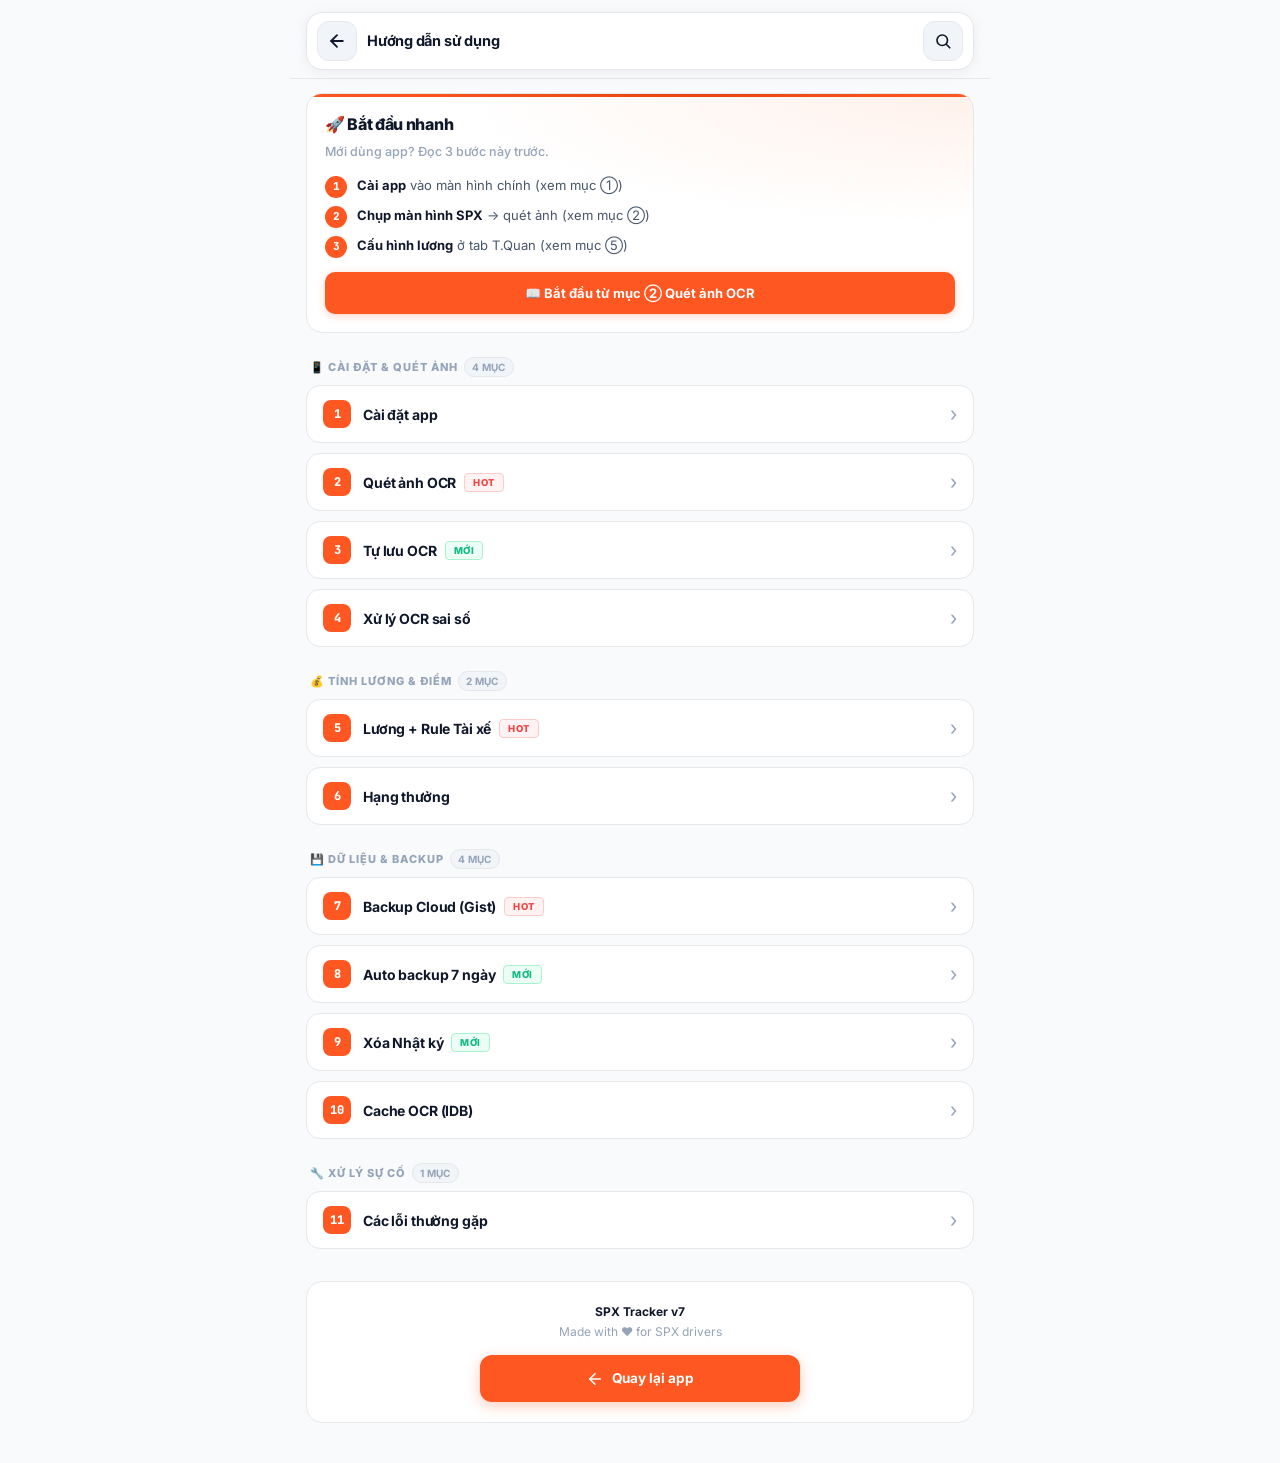
<file: guide.html>
<!DOCTYPE html>
<html lang="vi">
<head>
<meta charset="UTF-8">
<meta name="viewport" content="width=device-width, initial-scale=1.0, maximum-scale=1.0, user-scalable=no, viewport-fit=cover">
<meta name="apple-mobile-web-app-capable" content="yes">
<meta name="theme-color" content="#f8fafc">
<title>Hướng dẫn — SPX Tracker</title>
<link rel="stylesheet" href="https://fonts.googleapis.com/css2?family=Inter:wght@400;500;600;700;800&family=JetBrains+Mono:wght@500;600;700&display=swap">
<style>
:root {
  --bg: #f8fafc; --surface: #ffffff; --surface-2: #f1f5f9; --border: #e5e7eb;
  --text-1: #0f172a; --text-2: #475569; --text-3: #94a3b8;
  --accent: #ff5722; --accent-soft: #fff1eb; --accent-border: #ffd5c2;
  --success: #059669; --success-bg: #ecfdf5; --success-bd: #a7f3d0;
  --warning: #d97706; --warning-bg: #fffbeb; --warning-bd: #fde68a;
  --danger: #dc2626; --danger-bg: #fef2f2; --danger-bd: #fecaca;
  --info: #2563eb; --info-bg: #eff6ff; --info-bd: #bfdbfe;
  --new: #10b981; --new-bg: #ecfdf5; --new-bd: #a7f3d0;
  --hot: #ef4444; --hot-bg: #fef2f2; --hot-bd: #fecaca;
}
[data-theme="dark"] {
  --bg: #0d1117; --surface: #161b22; --surface-2: #21262d; --border: #30363d;
  --text-1: #e6edf3; --text-2: #adbac7; --text-3: #768390;
  --accent: #ff6e40; --accent-soft: rgba(255,110,64,0.12); --accent-border: rgba(255,110,64,0.3);
  --success: #3fb950; --success-bg: rgba(63,185,80,0.12); --success-bd: rgba(63,185,80,0.3);
  --warning: #d29922; --warning-bg: rgba(210,153,34,0.12); --warning-bd: rgba(210,153,34,0.3);
  --danger: #f85149; --danger-bg: rgba(248,81,73,0.12); --danger-bd: rgba(248,81,73,0.3);
  --info: #58a6ff; --info-bg: rgba(88,166,255,0.12); --info-bd: rgba(88,166,255,0.3);
  --new: #3fb950; --new-bg: rgba(63,185,80,0.12); --new-bd: rgba(63,185,80,0.3);
  --hot: #f85149; --hot-bg: rgba(248,81,73,0.12); --hot-bd: rgba(248,81,73,0.3);
}
* { box-sizing: border-box; margin: 0; padding: 0; -webkit-tap-highlight-color: transparent; }
html { scroll-behavior: smooth; }
body {
  background: var(--bg); color: var(--text-1);
  font-family: 'Inter', -apple-system, BlinkMacSystemFont, "Segoe UI", Roboto, sans-serif;
  font-size: 14px; line-height: 1.6; -webkit-font-smoothing: antialiased;
  padding-bottom: 40px;
}

/* ============ HEADER ============ */
.g-header {
  position: sticky; top: 0; z-index: 50; background: var(--bg);
  padding: 12px 16px 8px; padding-top: calc(12px + env(safe-area-inset-top, 0px));
  max-width: 700px; margin: 0 auto; border-bottom: 1px solid var(--border);
}
.g-header-inner {
  background: var(--surface); border: 1px solid var(--border); border-radius: 16px;
  padding: 8px 10px; display: flex; align-items: center; gap: 10px;
  box-shadow: 0 2px 14px rgba(15,23,42,0.06);
}
[data-theme="dark"] .g-header-inner { box-shadow: 0 2px 14px rgba(0,0,0,0.35); }
.g-back-btn {
  width: 40px; height: 40px; flex-shrink: 0; display: inline-flex;
  align-items: center; justify-content: center; background: var(--surface-2);
  border: 1px solid var(--border); border-radius: 12px; cursor: pointer;
  color: var(--text-1); text-decoration: none; transition: all 0.15s;
}
.g-back-btn:active { transform: scale(0.94); }
.g-back-btn svg { width: 20px; height: 20px; }
.g-title { flex: 1; font-size: 14.5px; font-weight: 700; letter-spacing: -0.015em; }
.g-search-toggle {
  width: 40px; height: 40px; flex-shrink: 0; display: inline-flex;
  align-items: center; justify-content: center; background: var(--surface-2);
  border: 1px solid var(--border); border-radius: 12px; cursor: pointer;
  color: var(--text-1); transition: all 0.15s;
}
.g-search-toggle:active { transform: scale(0.94); }
.g-search-toggle.active { background: var(--accent); border-color: var(--accent); color: #fff; }
.g-search-toggle svg { width: 18px; height: 18px; }

/* ============ SEARCH BAR ============ */
.g-search-wrap {
  max-width: 700px; margin: 0 auto;
  max-height: 0; overflow: hidden;
  transition: max-height 0.25s ease-out, padding 0.25s ease-out, opacity 0.2s;
  opacity: 0;
  padding: 0 16px;
}
.g-search-wrap.active {
  max-height: 80px; opacity: 1; padding: 12px 16px 4px;
}
.g-search-inner {
  background: var(--surface); border: 1px solid var(--border); border-radius: 12px;
  padding: 10px 14px; display: flex; align-items: center; gap: 10px;
}
.g-search-inner svg { width: 16px; height: 16px; color: var(--text-3); flex-shrink: 0; }
.g-search-input {
  flex: 1; border: none; background: transparent; outline: none;
  color: var(--text-1); font-size: 14px; font-family: inherit;
}
.g-search-input::placeholder { color: var(--text-3); }
.g-search-clear {
  width: 22px; height: 22px; border: none; background: var(--surface-2);
  border-radius: 50%; cursor: pointer; color: var(--text-3); font-size: 14px;
  display: none; align-items: center; justify-content: center; padding: 0;
  font-family: inherit; line-height: 1;
}
.g-search-clear.show { display: inline-flex; }

/* ============ SHELL ============ */
.g-shell { max-width: 700px; margin: 0 auto; padding: 0 16px; }

/* ============ HERO QUICK START ============ */
.g-quick {
  background: var(--surface); border: 1px solid var(--border); border-radius: 16px;
  padding: 18px; margin-top: 14px; position: relative; overflow: hidden;
  background-image: radial-gradient(140% 100% at 100% 0%, var(--accent-soft) 0%, transparent 55%);
}
.g-quick::before {
  content: ''; position: absolute; top: 0; left: 0; right: 0; height: 3px;
  background: linear-gradient(90deg, var(--accent) 0%, #ea4512 60%, var(--accent) 100%);
}
.g-quick-title {
  font-size: 16px; font-weight: 800; letter-spacing: -0.02em;
  display: flex; align-items: center; gap: 8px; margin-bottom: 4px;
}
.g-quick-sub { font-size: 12.5px; color: var(--text-3); font-weight: 500; margin-bottom: 14px; }
.g-quick-steps { display: flex; flex-direction: column; gap: 8px; margin-bottom: 14px; }
.g-quick-step {
  display: flex; align-items: flex-start; gap: 10px;
  font-size: 13px; color: var(--text-2); line-height: 1.5;
}
.g-quick-num {
  width: 22px; height: 22px; flex-shrink: 0; display: inline-flex;
  align-items: center; justify-content: center; background: var(--accent); color: #fff;
  font-family: 'JetBrains Mono', monospace; font-weight: 800; font-size: 11px;
  border-radius: 50%; line-height: 1;
}
.g-quick-step b { color: var(--text-1); font-weight: 700; }
.g-quick-cta {
  display: inline-flex; align-items: center; justify-content: center; gap: 6px;
  width: 100%; padding: 11px 16px; background: var(--accent); color: #fff;
  border: none; border-radius: 10px; font-size: 13px; font-weight: 700;
  font-family: inherit; cursor: pointer; text-decoration: none;
  box-shadow: 0 2px 8px rgba(255,87,34,0.25);
  transition: all 0.15s;
}
.g-quick-cta:active { transform: scale(0.97); }

/* ============ GROUPS ============ */
.g-group { margin-top: 24px; }
.g-group-head {
  font-size: 11px; font-weight: 800; text-transform: uppercase;
  letter-spacing: 1px; color: var(--text-3);
  padding: 0 4px 8px; display: flex; align-items: center; gap: 6px;
}
.g-group-head span.count {
  font-size: 10px; font-weight: 700; color: var(--text-3);
  background: var(--surface-2); border: 1px solid var(--border);
  padding: 1px 7px; border-radius: 999px; letter-spacing: 0.3px;
}

/* ============ ACCORDION SECTION ============ */
.g-acc {
  background: var(--surface); border: 1px solid var(--border);
  border-radius: 14px; margin-bottom: 10px;
  overflow: hidden; transition: border-color 0.2s, box-shadow 0.2s;
}
.g-acc.open {
  border-color: var(--accent-border);
  box-shadow: 0 4px 14px rgba(255,87,34,0.08);
}
.g-acc-head {
  width: 100%; padding: 14px 16px; border: none; background: transparent;
  cursor: pointer; font-family: inherit; text-align: left;
  display: flex; align-items: center; gap: 12px;
  transition: background 0.15s;
}
.g-acc-head:active { background: var(--surface-2); }
.g-acc-num {
  width: 28px; height: 28px; flex-shrink: 0; display: inline-flex;
  align-items: center; justify-content: center;
  background: var(--accent); color: #fff;
  font-family: 'JetBrains Mono', monospace; font-weight: 800; font-size: 12px;
  border-radius: 8px;
}
.g-acc-title {
  flex: 1; min-width: 0; font-size: 14px; font-weight: 700;
  color: var(--text-1); letter-spacing: -0.01em;
  display: flex; align-items: center; gap: 8px; flex-wrap: wrap;
}
.g-acc-arrow {
  font-size: 20px; line-height: 1; color: var(--text-3);
  transition: transform 0.25s ease-out, color 0.2s;
  flex-shrink: 0;
}
.g-acc.open .g-acc-arrow { transform: rotate(90deg); color: var(--accent); }
.g-acc-body {
  max-height: 0; overflow: hidden;
  transition: max-height 0.3s ease-out;
}
.g-acc.open .g-acc-body { max-height: 5000px; }
.g-acc-content {
  padding: 0 16px 18px;
  border-top: 1px solid var(--border);
  padding-top: 14px;
}

/* ============ BADGES ============ */
.g-badge-new,
.g-badge-hot {
  display: inline-block; font-size: 9.5px; font-weight: 800;
  padding: 2px 8px; border-radius: 4px; border: 1px solid;
  letter-spacing: 0.5px; text-transform: uppercase;
  line-height: 1.4;
}
.g-badge-new { color: var(--new); background: var(--new-bg); border-color: var(--new-bd); }
.g-badge-hot { color: var(--hot); background: var(--hot-bg); border-color: var(--hot-bd); }

/* ============ CONTENT IN SECTION ============ */
.g-h3 {
  font-size: 13px; font-weight: 700; margin: 16px 0 8px;
  letter-spacing: -0.01em; color: var(--text-1);
  display: flex; align-items: center; gap: 6px;
}
.g-h3:first-child { margin-top: 0; }
.g-p { font-size: 13px; color: var(--text-2); line-height: 1.65; margin-bottom: 10px; }
.g-p:last-child { margin-bottom: 0; }
.g-p b { color: var(--text-1); font-weight: 700; }
.g-p code {
  font-family: 'JetBrains Mono', monospace; font-size: 11.5px;
  background: var(--surface-2); border: 1px solid var(--border);
  padding: 1px 6px; border-radius: 4px; color: var(--accent); font-weight: 600;
  word-break: break-all;
}
.g-list { list-style: none; padding: 0; margin: 0 0 10px; display: flex; flex-direction: column; gap: 6px; }
.g-list li { position: relative; padding-left: 24px; font-size: 13px; color: var(--text-2); line-height: 1.55; }
.g-list li::before {
  content: ''; position: absolute; left: 8px; top: 8px;
  width: 6px; height: 6px; border-radius: 50%; background: var(--accent);
}
.g-list li b { color: var(--text-1); font-weight: 700; }
.g-olist { padding-left: 22px; margin: 0 0 10px; font-size: 13px; color: var(--text-2); line-height: 1.7; }
.g-olist li { margin-bottom: 6px; padding-left: 4px; }
.g-olist li b { color: var(--text-1); font-weight: 700; }

.g-card {
  background: var(--surface-2); border: 1px solid var(--border);
  border-radius: 12px; padding: 12px 14px; margin: 10px 0;
}
.g-card-title { font-size: 12.5px; font-weight: 700; margin-bottom: 6px; color: var(--text-1); }
.g-card p { font-size: 12px; color: var(--text-2); line-height: 1.55; margin: 0; }
.g-card p + p { margin-top: 6px; }
.g-card b { color: var(--text-1); font-weight: 700; }

.g-table {
  width: 100%; border-collapse: collapse; font-size: 12.5px; margin: 10px 0;
  background: var(--surface); border-radius: 10px; overflow: hidden;
  border: 1px solid var(--border);
}
.g-table th {
  background: var(--surface-2); text-align: left; padding: 10px 12px;
  font-size: 10.5px; font-weight: 700; text-transform: uppercase;
  letter-spacing: 0.6px; color: var(--text-3); border-bottom: 1px solid var(--border);
}
.g-table td { padding: 10px 12px; border-bottom: 1px solid var(--border); color: var(--text-2); vertical-align: top; }
.g-table tr:last-child td { border-bottom: none; }
.g-table b { color: var(--text-1); font-weight: 700; }

.g-code {
  background: #0d1117; color: #c9d1d9; font-family: 'JetBrains Mono', monospace;
  font-size: 11.5px; line-height: 1.55; padding: 12px 14px; border-radius: 10px;
  overflow-x: auto; margin: 10px 0; border: 1px solid #30363d; white-space: pre;
}
.g-code b { color: #ff6e40; font-weight: 700; }

/* ============ CALLOUT ============ */
.g-callout {
  padding: 12px 14px; border-radius: 12px; margin: 12px 0;
  border-left: 4px solid; font-size: 12.5px; line-height: 1.6;
  background: var(--surface-2);
}
.g-callout-title {
  font-weight: 800; font-size: 12px; display: block;
  margin-bottom: 6px; letter-spacing: -0.005em;
  display: flex; align-items: center; gap: 6px;
}
.g-callout b { color: var(--text-1); font-weight: 700; }
.g-callout p { margin: 0; color: var(--text-2); }
.g-callout p + p { margin-top: 6px; }

.g-callout-info { border-color: var(--info); background: var(--info-bg); }
.g-callout-info .g-callout-title { color: var(--info); }
.g-callout-warn { border-color: var(--warning); background: var(--warning-bg); }
.g-callout-warn .g-callout-title { color: var(--warning); }
.g-callout-danger { border-color: var(--danger); background: var(--danger-bg); }
.g-callout-danger .g-callout-title { color: var(--danger); }
.g-callout-success { border-color: var(--success); background: var(--success-bg); }
.g-callout-success .g-callout-title { color: var(--success); }

/* ============ SECTION "NOT FOUND" ============ */
.g-empty {
  text-align: center; padding: 40px 20px;
  color: var(--text-3); font-size: 13px; display: none;
}
.g-empty.show { display: block; }

/* ============ FOOTER ============ */
.g-footer {
  margin-top: 32px; padding: 20px;
  background: var(--surface); border: 1px solid var(--border);
  border-radius: 16px; text-align: center;
}
.g-footer-text { font-size: 12px; color: var(--text-3); line-height: 1.6; margin-bottom: 14px; }
.g-footer-text b { color: var(--text-1); font-weight: 700; }
.g-footer-btn {
  display: inline-flex; align-items: center; justify-content: center; gap: 8px;
  padding: 13px 22px; background: var(--accent); color: #fff; border: none;
  border-radius: 12px; font-family: inherit; font-size: 13.5px; font-weight: 700;
  cursor: pointer; text-decoration: none; width: 100%; max-width: 320px;
  box-shadow: 0 4px 14px rgba(255,87,34,0.3);
}
.g-footer-btn:active { transform: scale(0.97); }
.g-footer-btn svg { width: 18px; height: 18px; }

/* ============ LIGHTBOX ============ */
#gLightbox {
  position: fixed; inset: 0; background: rgba(0,0,0,0.95);
  display: none; align-items: center; justify-content: center;
  z-index: 999; padding: 16px;
}
#gLightbox.active { display: flex; }
#gLightbox img { max-width: 100%; max-height: 100%; object-fit: contain; border-radius: 8px; }
#gLightbox .g-lb-close {
  position: absolute; top: calc(12px + env(safe-area-inset-top, 0px)); right: 12px;
  width: 44px; height: 44px; border-radius: 50%; background: rgba(255,255,255,0.15);
  color: #fff; border: none; font-size: 22px; font-weight: 700; cursor: pointer;
}

/* ============ RESPONSIVE ============ */
@media (max-width: 360px) {
  .g-quick { padding: 16px; }
  .g-quick-title { font-size: 15px; }
  .g-acc-head { padding: 12px 14px; gap: 10px; }
  .g-acc-num { width: 26px; height: 26px; font-size: 11px; }
  .g-acc-title { font-size: 13.5px; }
  .g-acc-content { padding: 12px 14px 16px; }
  .g-table th, .g-table td { padding: 8px 10px; font-size: 11.5px; }
}

@media (prefers-reduced-motion: reduce) {
  .g-acc-body, .g-acc-arrow, .g-search-wrap { transition: none !important; }
}
</style>
</head>
<body>

<header class="g-header">
  <div class="g-header-inner">
    <a href="./index.html" class="g-back-btn" aria-label="Quay lại">
      <svg viewBox="0 0 24 24" fill="none" stroke="currentColor" stroke-width="2.2" stroke-linecap="round" stroke-linejoin="round">
        <line x1="19" y1="12" x2="5" y2="12"/>
        <polyline points="12 19 5 12 12 5"/>
      </svg>
    </a>
    <div class="g-title">Hướng dẫn sử dụng</div>
    <button class="g-search-toggle" id="gSearchToggle" onclick="toggleSearch()" aria-label="Tìm kiếm">
      <svg viewBox="0 0 24 24" fill="none" stroke="currentColor" stroke-width="2.2" stroke-linecap="round" stroke-linejoin="round">
        <circle cx="11" cy="11" r="7"/>
        <line x1="21" y1="21" x2="16.65" y2="16.65"/>
      </svg>
    </button>
  </div>
</header>

<div class="g-search-wrap" id="gSearchWrap">
  <div class="g-search-inner">
    <svg viewBox="0 0 24 24" fill="none" stroke="currentColor" stroke-width="2.2" stroke-linecap="round" stroke-linejoin="round">
      <circle cx="11" cy="11" r="7"/>
      <line x1="21" y1="21" x2="16.65" y2="16.65"/>
    </svg>
    <input type="text" class="g-search-input" id="gSearchInput" placeholder="Tìm: OCR, backup, lương..." oninput="filterSections(this.value)">
    <button class="g-search-clear" id="gSearchClear" onclick="clearSearch()" aria-label="Xóa">✕</button>
  </div>
</div>

<div class="g-shell">

  <!-- ============ QUICK START ============ -->
  <section class="g-quick" id="quickStart">
    <div class="g-quick-title">🚀 Bắt đầu nhanh</div>
    <div class="g-quick-sub">Mới dùng app? Đọc 3 bước này trước.</div>
    <div class="g-quick-steps">
      <div class="g-quick-step">
        <span class="g-quick-num">1</span>
        <span><b>Cài app</b> vào màn hình chính (xem mục ①)</span>
      </div>
      <div class="g-quick-step">
        <span class="g-quick-num">2</span>
        <span><b>Chụp màn hình SPX</b> → quét ảnh (xem mục ②)</span>
      </div>
      <div class="g-quick-step">
        <span class="g-quick-num">3</span>
        <span><b>Cấu hình lương</b> ở tab T.Quan (xem mục ⑤)</span>
      </div>
    </div>
    <a href="#sec-2" class="g-quick-cta" onclick="openSection('sec-2')">
      📖 Bắt đầu từ mục ② Quét ảnh OCR
    </a>
  </section>

  <!-- ============ NHÓM 1: CÀI ĐẶT & QUÉT ẢNH ============ -->
  <div class="g-group">
    <div class="g-group-head">
      📱 Cài đặt &amp; Quét ảnh
      <span class="count">4 mục</span>
    </div>

    <!-- === ① CÀI ĐẶT APP === -->
    <div class="g-acc" id="sec-1" data-keywords="cài đặt app pwa cài màn hình chính android iphone ios chrome safari share gallery">
      <button class="g-acc-head" onclick="toggleSection('sec-1')">
        <span class="g-acc-num">1</span>
        <span class="g-acc-title">Cài đặt app</span>
        <span class="g-acc-arrow">›</span>
      </button>
      <div class="g-acc-body">
        <div class="g-acc-content">

          <h3 class="g-h3">🌐 URL</h3>
          <p class="g-p"><code>https://linhshope124-a11y.github.io/spx/</code></p>

          <h3 class="g-h3">📱 Cài như app</h3>
          <div class="g-card">
            <div class="g-card-title">🤖 Android (Chrome)</div>
            <p>Mở URL → <b>⋮</b> → <b>Thêm vào màn hình chính</b></p>
          </div>
          <div class="g-card">
            <div class="g-card-title">🍎 iPhone (Safari)</div>
            <p>Mở URL → <b>Chia sẻ</b> → <b>Thêm vào màn hình chính</b></p>
          </div>

          <div class="g-callout g-callout-info">
            <span class="g-callout-title">💡 BẮT BUỘC CÀI APP</span>
            <p>Muốn dùng tính năng <b>Chia sẻ ảnh từ Gallery</b> → phải cài app vào màn hình chính trước. Không cài = nút Share không có SPX Tracker.</p>
          </div>

        </div>
      </div>
    </div>

    <!-- === ② QUÉT ẢNH OCR === -->
    <div class="g-acc" id="sec-2" data-keywords="quét ảnh ocr chụp màn hình spx share gallery tab giao lấy hoàn tự nhận diện viền ô conf">
      <button class="g-acc-head" onclick="toggleSection('sec-2')">
        <span class="g-acc-num">2</span>
        <span class="g-acc-title">Quét ảnh OCR <span class="g-badge-hot">HOT</span></span>
        <span class="g-acc-arrow">›</span>
      </button>
      <div class="g-acc-body">
        <div class="g-acc-content">

          <h3 class="g-h3">📸 Bước 1 — Chụp màn hình SPX</h3>
          <p class="g-p">Mở app SPX → vào <b>"Chi tiết đơn theo ngày"</b> → chụp màn hình (nguồn + volume-).</p>

          <h3 class="g-h3">⚡ Bước 2 — Quét (2 cách)</h3>
          <div class="g-card">
            <div class="g-card-title">📷 Cách A — Quét trong app</div>
            <p>Mở SPX Tracker → bấm <b>📷</b> giữa bottom nav → chọn ảnh (1 hoặc nhiều)</p>
          </div>
          <div class="g-card">
            <div class="g-card-title">📤 Cách B — Chia sẻ từ Gallery (nhanh hơn)</div>
            <p>Gallery → chọn ảnh → <b>Chia sẻ</b> → chọn <b>SPX Tracker</b></p>
            <p style="margin-top:6px">✅ <b>Android</b> — share nhiều ảnh cùng lúc</p>
            <p>⚠️ <b>iOS</b> — chỉ 1 ảnh/lần</p>
          </div>

          <h3 class="g-h3">✅ Bước 3 — Kết quả</h3>
          <ul class="g-list">
            <li>App <b>tự nhận diện tab</b> (Giao / Lấy / Hoàn) — không cần chọn tay</li>
            <li>Score ≥85% + tổng khớp + phân bố OK → <b>tự lưu</b> (nếu toggle BẬT, xem mục ③)</li>
            <li>Không đủ điều kiện → hiện modal đối chiếu ảnh gốc</li>
          </ul>

          <h3 class="g-h3">🎨 Màu viền ô khi cần check</h3>
          <table class="g-table">
            <thead><tr><th>Màu</th><th>Ý nghĩa</th></tr></thead>
            <tbody>
              <tr><td>🟢 <b>Xanh</b></td><td>Độ tin cậy cao (≥85%)</td></tr>
              <tr><td>🟡 <b>Vàng</b></td><td>Xem lại (70-84%)</td></tr>
              <tr><td>🔴 <b>Đỏ</b></td><td>Sửa tay (&lt;70%)</td></tr>
              <tr><td>🟠 <b>Cam</b></td><td>Phân bố lạ — phải đối chiếu ảnh gốc</td></tr>
            </tbody>
          </table>

          <div class="g-callout g-callout-info">
            <span class="g-callout-title">📚 Quét nhiều ảnh cùng lúc</span>
            <p>Chọn nhiều ảnh → app xử lý tuần tự → ảnh nào pass tự lưu → ảnh cần check vào <b>danh sách Batch</b> để xử lý riêng.</p>
          </div>

        </div>
      </div>
    </div>

    <!-- === ③ TỰ LƯU OCR === -->
    <div class="g-acc" id="sec-3" data-keywords="tự lưu ocr toggle bật tắt tự động lưu điểm cao confidence">
      <button class="g-acc-head" onclick="toggleSection('sec-3')">
        <span class="g-acc-num">3</span>
        <span class="g-acc-title">Tự lưu OCR <span class="g-badge-new">MỚI</span></span>
        <span class="g-acc-arrow">›</span>
      </button>
      <div class="g-acc-body">
        <div class="g-acc-content">

          <h3 class="g-h3">📍 Vị trí</h3>
          <p class="g-p">Menu ☰ → dòng <b>"Tự lưu OCR: BẬT/TẮT"</b> (nằm giữa "Chế độ tối" và "Backup &amp; Cloud")</p>

          <h3 class="g-h3">✅ Khi BẬT — tự lưu khi TẤT CẢ điều kiện sau đúng</h3>
          <ul class="g-list">
            <li>Mode OCR <b>sạch</b> — không đoán số (không có <code>+fix</code>)</li>
            <li>Confidence <b>≥85%</b> — không có dải vàng/đỏ</li>
            <li>Tổng OCR <b>khớp</b> 100% với "Tổng N đơn hàng"</li>
            <li>Phân bố hợp lý — dải 0-2 chiếm ≥50%</li>
            <li>Nhận diện được <b>tab</b> (Giao/Lấy/Hoàn)</li>
            <li>Đọc được <b>ngày</b> trên ảnh</li>
          </ul>

          <h3 class="g-h3">⏸️ Khi TẮT</h3>
          <p class="g-p">Mọi case đều <b>mở modal</b> — user tự check và lưu tay.</p>

          <h3 class="g-h3">⚠️ VẪN MỞ MODAL dù toggle BẬT</h3>
          <ul class="g-list">
            <li>App phải <b>đoán số</b> để khớp tổng (mode <code>+fix</code>)</li>
            <li>Có dải vàng (conf 70-84%)</li>
            <li>Tổng lệch — không khớp "Tổng N đơn hàng"</li>
            <li>Phân bố bất thường — dải 0-2 &lt;50%</li>
            <li>Không detect được tab hoặc không thấy ngày</li>
          </ul>

          <div class="g-callout g-callout-danger">
            <span class="g-callout-title">🚨 BANNER CẢNH BÁO KHI APP ĐOÁN SỐ</span>
            <p>Khi app tự đổi 1 chữ số để khớp tổng, sẽ hiện banner <b>nhấp nháy</b> trên modal:</p>
            <p>🟠 <b>Cam</b> = đoán an toàn (thay đổi ≤3× giá trị gốc)</p>
            <p>🔴 <b>Đỏ</b> = đoán mạo hiểm (&gt;3× — khả năng sai cao)</p>
            <p style="margin-top:8px"><b>BẮT BUỘC</b> đối chiếu ảnh gốc bên dưới trước khi bấm Lưu.</p>
          </div>

        </div>
      </div>
    </div>

    <!-- === ④ XỬ LÝ OCR SAI === -->
    <div class="g-acc" id="sec-4" data-keywords="ocr sai xử lý sửa tay copy log debug đối chiếu ảnh gốc fix">
      <button class="g-acc-head" onclick="toggleSection('sec-4')">
        <span class="g-acc-num">4</span>
        <span class="g-acc-title">Xử lý OCR sai số</span>
        <span class="g-acc-arrow">›</span>
      </button>
      <div class="g-acc-body">
        <div class="g-acc-content">

          <h3 class="g-h3">🎨 Khi modal hiện ra</h3>
          <ul class="g-list">
            <li>Số <b>ĐÚNG</b> → giữ nguyên, bấm <b>Lưu dữ liệu</b></li>
            <li>Số <b>SAI</b> → sửa tay trong ô nhập rồi Lưu</li>
          </ul>

          <h3 class="g-h3">🔧 Khi nào app đoán số?</h3>
          <p class="g-p">Khi OCR đọc sai 1-2 chữ số khiến tổng lệch, app tự đổi cho khớp "Tổng N đơn hàng". Lúc này có <b>banner cam/đỏ</b> cảnh báo.</p>

          <h3 class="g-h3">✅ Quy trình đúng</h3>
          <ol class="g-olist">
            <li>Nhìn banner cảnh báo — biết app đã đoán số nào</li>
            <li>So với <b>ảnh gốc</b> bên dưới modal</li>
            <li>Nếu đúng → Lưu luôn</li>
            <li>Nếu sai → sửa tay ô nhập → Lưu</li>
          </ol>

          <div class="g-callout g-callout-info">
            <span class="g-callout-title">📋 Copy log để debug</span>
            <p>Trong modal có nút <b>"📋 Copy log"</b> — bấm để sao chép log OCR. Dùng khi cần báo lỗi cho dev.</p>
          </div>

        </div>
      </div>
    </div>

  </div><!-- /group 1 -->

  <!-- ============ NHÓM 2: TÍNH LƯƠNG & ĐIỂM ============ -->
  <div class="g-group">
    <div class="g-group-head">
      💰 Tính lương &amp; Điểm
      <span class="count">2 mục</span>
    </div>

    <!-- === ⑤ LƯƠNG + RULE TÀI XẾ === -->
    <div class="g-acc" id="sec-5" data-keywords="lương lcb bưu cục tài xế rule 1500 công thu nhập miền hcm hà nội">
      <button class="g-acc-head" onclick="toggleSection('sec-5')">
        <span class="g-acc-num">5</span>
        <span class="g-acc-title">Lương + Rule Tài xế <span class="g-badge-hot">HOT</span></span>
        <span class="g-acc-arrow">›</span>
      </button>
      <div class="g-acc-body">
        <div class="g-acc-content">

          <h3 class="g-h3">📍 Vị trí</h3>
          <p class="g-p">Tab <b>T.Quan</b> → mở mục <b>Thu nhập</b> → nhập 3 ô.</p>

          <h3 class="g-h3">💵 3 ô nhập</h3>
          <table class="g-table">
            <thead><tr><th>Ô</th><th>Ý nghĩa</th></tr></thead>
            <tbody>
              <tr><td><b>LCB</b></td><td>Lương cơ bản</td></tr>
              <tr><td><b>Bưu cục</b></td><td>Phụ cấp bưu cục</td></tr>
              <tr><td><b>Tài xế</b></td><td>Phụ cấp tài xế (xem rule dưới)</td></tr>
            </tbody>
          </table>
          <p class="g-p">Bấm <b>"Lưu cấu hình tháng này"</b> để lưu.</p>

          <div class="g-callout g-callout-warn">
            <span class="g-callout-title">⚡ RULE QUAN TRỌNG — Phụ cấp Tài xế</span>
            <p><b>Tài xế chỉ được cộng vào lương khi Đơn Giao ≥ 1.500/tháng.</b></p>
            <p>• <b>&lt; 1.500</b> → không cộng (bỏ qua ô Tài xế)</p>
            <p>• <b>≥ 1.500</b> → cộng đầy đủ</p>
            <p style="margin-top:6px">→ App hiện <b>banner cảnh báo</b> ngay dưới ô nhập, báo còn thiếu bao nhiêu đơn.</p>
          </div>

          <h3 class="g-h3">📐 Công thức</h3>
          <pre class="g-code">Lương 1 công = (LCB + Bưu cục + Tài xế) / ngày tối đa

Ngày tối đa:
  • Tháng 2  → 24 ngày
  • Tháng khác → 26 ngày

Số công = đếm ngày có:
  Giao + (Lấy / 6) + Hoàn ≥ ngưỡng
  • Miền:   ≥60 = 1 công, ≥30 = 0.5 công
  • HCM/HN: ≥80 = 1 công, ≥40 = 0.5 công

Tích lũy = Lương 1 công × số công</pre>

          <div class="g-callout g-callout-info">
            <span class="g-callout-title">📅 Lưu theo tháng</span>
            <p>Lương + Hạng lưu <b>riêng theo từng tháng</b>. Đổi tháng → tự chuyển cấu hình tháng đó.</p>
            <p>Riêng <b>Khu vực</b> (Miền / HCM-HN) chọn 1 lần, áp dụng mọi tháng.</p>
          </div>

        </div>
      </div>
    </div>

    <!-- === ⑥ HẠNG THƯỞNG === -->
    <div class="g-acc" id="sec-6" data-keywords="hạng thưởng đồng bạc vàng bạch kim kim cương bonus phần trăm">
      <button class="g-acc-head" onclick="toggleSection('sec-6')">
        <span class="g-acc-num">6</span>
        <span class="g-acc-title">Hạng thưởng</span>
        <span class="g-acc-arrow">›</span>
      </button>
      <div class="g-acc-body">
        <div class="g-acc-content">

          <table class="g-table">
            <thead><tr><th>Hạng</th><th>Bonus</th></tr></thead>
            <tbody>
              <tr><td>Chuẩn (không chọn)</td><td><b>+0%</b></td></tr>
              <tr><td><b>Đồng</b></td><td>+10%</td></tr>
              <tr><td><b>Bạc</b></td><td>+15%</td></tr>
              <tr><td><b>Vàng</b></td><td>+20%</td></tr>
              <tr><td><b>Bạch Kim</b></td><td>+22%</td></tr>
              <tr><td><b>Kim Cương</b></td><td>+26%</td></tr>
            </tbody>
          </table>

          <h3 class="g-h3">🎯 Cách chọn</h3>
          <ul class="g-list">
            <li><b>Chạm</b> pill → chọn hạng cho tháng đang xem</li>
            <li><b>Giữ 0.5s</b> pill đang active → bỏ chọn (về Chuẩn)</li>
            <li>Chuyển tháng → hạng tự đổi theo tháng đó</li>
          </ul>

          <pre class="g-code">Thưởng = Gốc × %hạng

VD: Gốc 1.100, hạng Vàng (+20%)
    → Thưởng = 220</pre>

        </div>
      </div>
    </div>

  </div><!-- /group 2 -->
  <!-- ============ NHÓM 3: DỮ LIỆU & BACKUP ============ -->
  <div class="g-group">
    <div class="g-group-head">
      💾 Dữ liệu &amp; Backup
      <span class="count">4 mục</span>
    </div>

    <!-- === ⑦ BACKUP CLOUD === -->
    <div class="g-acc" id="sec-7" data-keywords="backup cloud gist github token khôi phục đồng bộ sao lưu json export import file">
      <button class="g-acc-head" onclick="toggleSection('sec-7')">
        <span class="g-acc-num">7</span>
        <span class="g-acc-title">Backup Cloud (Gist) <span class="g-badge-hot">HOT</span></span>
        <span class="g-acc-arrow">›</span>
      </button>
      <div class="g-acc-body">
        <div class="g-acc-content">

          <div class="g-callout g-callout-info">
            <span class="g-callout-title">💾 TẠI SAO CẦN</span>
            <p>Xóa cache trình duyệt / reset máy → mất data. Cloud backup giúp khôi phục lại.</p>
          </div>

          <h3 class="g-h3">🔑 Setup 1 lần (5 phút)</h3>
          <ol class="g-olist">
            <li>Vào <code>github.com/settings/tokens</code> (đăng nhập GitHub)</li>
            <li>Bấm <b>Generate new token (classic)</b></li>
            <li>Note: <code>spx-backup</code> · Expiration: <b>No expiration</b></li>
            <li>Scope: tích <b>gist</b> → bấm <b>Generate</b></li>
            <li>Copy token <code>ghp_...</code></li>
            <li>Mở app → Menu ☰ → <b>Backup &amp; Cloud</b> → dán token</li>
            <li>Bấm <b>🔌 Kiểm tra</b> → <b>☁️ Backup</b> (tạo Gist lần đầu)</li>
            <li>Tích <b>"Tự động backup"</b> → từ đó tự sync mỗi thay đổi</li>
          </ol>

          <h3 class="g-h3">🔄 Khôi phục khi mất data</h3>
          <ol class="g-olist">
            <li>Menu ☰ → <b>Backup &amp; Cloud</b></li>
            <li>Bấm <b>⬇️ Khôi phục từ Cloud</b></li>
            <li>Chọn <b>GHI ĐÈ</b> (xóa hết cũ) hoặc <b>THÊM VÀO</b> (giữ cũ + thêm mới)</li>
          </ol>

          <h3 class="g-h3">📁 Backup file JSON (offline)</h3>
          <ul class="g-list">
            <li><b>💾 Lưu file</b> — tải file về máy</li>
            <li><b>📥 Nạp file</b> — chọn file JSON đã lưu</li>
            <li><b>🔄 Phục hồi tự động</b> — khôi phục từ vault (bản sao lưu ngầm)</li>
          </ul>

        </div>
      </div>
    </div>

    <!-- === ⑧ AUTO BACKUP 7 NGÀY === -->
    <div class="g-acc" id="sec-8" data-keywords="auto backup 7 ngày tự động nhắc định kỳ lưu file downloads">
      <button class="g-acc-head" onclick="toggleSection('sec-8')">
        <span class="g-acc-num">8</span>
        <span class="g-acc-title">Auto backup 7 ngày <span class="g-badge-new">MỚI</span></span>
        <span class="g-acc-arrow">›</span>
      </button>
      <div class="g-acc-body">
        <div class="g-acc-content">

          <h3 class="g-h3">⏰ Cách hoạt động</h3>
          <ul class="g-list">
            <li>Sau <b>7 ngày</b> kể từ lần backup gần nhất</li>
            <li>Mở app → đợi 5 giây → hiện dialog hỏi</li>
            <li>Bấm <b>"📥 Lưu file ngay"</b> → tải file về Downloads</li>
            <li>Bấm <b>"Để sau"</b> → mai mở app sẽ hỏi lại</li>
          </ul>

          <h3 class="g-h3">📱 Dialog trông như thế này</h3>
          <div class="g-card">
            <div class="g-card-title">📥 Backup định kỳ</div>
            <p>Đã 7 ngày chưa backup.</p>
            <p>Bạn đang có N bản ghi.</p>
            <p>Tải file backup về máy để phòng khi mất dữ liệu?</p>
            <p style="margin-top:8px"><b>[📥 Lưu file ngay]</b> · <b>[Để sau]</b></p>
          </div>

          <div class="g-callout g-callout-info">
            <span class="g-callout-title">💡 Điều kiện hiện dialog</span>
            <p>• Có ≥1 bản ghi trong app</p>
            <p>• Quá 7 ngày từ lần backup trước</p>
            <p>• Hôm nay chưa bấm "Để sau"</p>
            <p>• Không đang mở modal / OCR (app sẽ lùi lại 60s, tối đa 5 lần)</p>
          </div>

        </div>
      </div>
    </div>

    <!-- === ⑨ XÓA NHẬT KÝ === -->
    <div class="g-acc" id="sec-9" data-keywords="xóa nhật ký toàn bộ lưu backup trước khi xóa hoàn tác">
      <button class="g-acc-head" onclick="toggleSection('sec-9')">
        <span class="g-acc-num">9</span>
        <span class="g-acc-title">Xóa Nhật ký <span class="g-badge-new">MỚI</span></span>
        <span class="g-acc-arrow">›</span>
      </button>
      <div class="g-acc-body">
        <div class="g-acc-content">

          <h3 class="g-h3">📍 Vị trí</h3>
          <p class="g-p">Menu ☰ → <b>Backup &amp; Cloud</b> → kéo xuống <b>"Xóa toàn bộ nhật ký"</b></p>

          <h3 class="g-h3">🎯 Flow 3 lựa chọn</h3>
          <p class="g-p">Bấm "Xóa toàn bộ nhật ký" → hiện dialog 3 nút:</p>
          <div class="g-card">
            <div class="g-card-title">⚠️ Xóa toàn bộ nhật ký</div>
            <p>Bạn sắp xóa TOÀN BỘ N bản ghi.</p>
            <p>Hành động này KHÔNG THỂ KHÔI PHỤC.</p>
            <p>Bạn muốn lưu file backup về máy trước khi xóa không?</p>
            <p style="margin-top:10px"><b>← Hủy</b> (không xóa gì)</p>
            <p><b>📥 Có, lưu backup</b> → tải file rồi hỏi lại</p>
            <p><b>🗑️ Không, xóa luôn</b> → xóa trực tiếp</p>
          </div>

          <h3 class="g-h3">Nếu chọn "Có, lưu backup"</h3>
          <p class="g-p">App tải file về Downloads → hiện dialog 2 xác nhận:</p>
          <div class="g-card">
            <div class="g-card-title">🚨 Xác nhận xóa</div>
            <p>📁 File backup đã lưu về thư mục Downloads chưa?</p>
            <p>Nếu đã thấy file → bấm ĐÃ LƯU, XÓA LUÔN.</p>
            <p>Nếu chưa thấy → bấm HỦY XÓA để kiểm tra lại.</p>
            <p style="margin-top:10px"><b>← Chưa lưu, hủy xóa</b></p>
            <p><b>🗑️ Đã lưu xong, xóa luôn</b></p>
          </div>

          <div class="g-callout g-callout-success">
            <span class="g-callout-title">↩️ HOÀN TÁC</span>
            <p>Sau khi xóa, banner <b>"Hoàn tác"</b> hiện 5 giây. Bấm để khôi phục lại toàn bộ bản ghi vừa xóa.</p>
          </div>

        </div>
      </div>
    </div>

    <!-- === ⑩ CACHE OCR === -->
    <div class="g-acc" id="sec-10" data-keywords="cache ocr indexeddb idb xóa cache test ảnh cũ kẹt">
      <button class="g-acc-head" onclick="toggleSection('sec-10')">
        <span class="g-acc-num">10</span>
        <span class="g-acc-title">Cache OCR (IDB)</span>
        <span class="g-acc-arrow">›</span>
      </button>
      <div class="g-acc-body">
        <div class="g-acc-content">

          <h3 class="g-h3">💾 Cache là gì?</h3>
          <p class="g-p">App lưu kết quả OCR của mỗi ảnh trong <b>IndexedDB</b> (8MB, không giới hạn như localStorage). Ảnh quét lại → trả kết quả cache, <b>không OCR lại</b> → nhanh hơn.</p>

          <h3 class="g-h3">🗑️ Khi nào cần xóa cache?</h3>
          <ul class="g-list">
            <li><b>Test lại ảnh đã quét</b> — bắt buộc xóa để app chạy OCR mới</li>
            <li>Nghi kết quả bị "kẹt" từ lần quét trước</li>
            <li>Sau khi update version mới</li>
          </ul>

          <h3 class="g-h3">📍 Cách xóa</h3>
          <p class="g-p">Menu ☰ → <b>Backup &amp; Cloud</b> → kéo xuống mục <b>📷 Cache OCR</b> → bấm <b>🗑️ Xóa cache OCR</b></p>

          <h3 class="g-h3">📊 Xem thống kê</h3>
          <p class="g-p">Ngay dưới nút xóa có dòng stats:</p>
          <pre class="g-code">RAM: 0 · IDB: 0 · ~0 KB (max 200/8192KB)</pre>

        </div>
      </div>
    </div>

  </div><!-- /group 3 -->

  <!-- ============ NHÓM 4: XỬ LÝ SỰ CỐ ============ -->
  <div class="g-group">
    <div class="g-group-head">
      🔧 Xử lý sự cố
      <span class="count">1 mục</span>
    </div>

    <!-- === ⑪ CÁC LỖI THƯỜNG GẶP === -->
    <div class="g-acc" id="sec-11" data-keywords="lỗi sự cố không cập nhật mất dữ liệu trùng bản ghi không thấy nút quét tab không nhận diện">
      <button class="g-acc-head" onclick="toggleSection('sec-11')">
        <span class="g-acc-num">11</span>
        <span class="g-acc-title">Các lỗi thường gặp</span>
        <span class="g-acc-arrow">›</span>
      </button>
      <div class="g-acc-body">
        <div class="g-acc-content">

          <h3 class="g-h3">🐛 OCR đọc sai số</h3>
          <p class="g-p">Chụp lại ảnh <b>rõ nét hơn</b> (đủ sáng, không rung). Nếu vẫn sai → mở modal → sửa tay số bị sai → Lưu.</p>

          <h3 class="g-h3">🎯 Không nhận diện được tab</h3>
          <p class="g-p">App hiện modal <b>"Chọn loại đơn"</b>. Chọn <b>Giao / Lấy / Hoàn</b> thủ công (1 lần/ảnh). Ảnh sau nếu rõ sẽ tự nhận.</p>

          <h3 class="g-h3">🔄 App không cập nhật bản mới</h3>
          <ol class="g-olist">
            <li>Menu ☰ → <b>🔄 Kiểm tra cập nhật</b></li>
            <li>Có banner <b>"🎉 Có bản mới"</b> → bấm <b>Cập nhật</b></li>
            <li>Nếu vẫn cũ → gỡ app → cài lại</li>
          </ol>

          <h3 class="g-h3">💥 Mất dữ liệu</h3>
          <p class="g-p">Menu ☰ → <b>Backup &amp; Cloud</b> → <b>⬇️ Khôi phục từ Cloud</b> (nếu đã setup) hoặc <b>🔄 Phục hồi tự động</b> (từ vault).</p>

          <h3 class="g-h3">⚠️ Báo "Đã tồn tại bản ghi cùng số liệu"</h3>
          <p class="g-p">Ngày đó đã nhập rồi. Muốn sửa → vào <b>Nhật ký</b> → bấm <b>Sửa</b>.</p>

          <h3 class="g-h3">📷 Không thấy nút quét</h3>
          <p class="g-p">Đóng app hoàn toàn → mở lại.</p>

        </div>
      </div>
    </div>

  </div><!-- /group 4 -->

  <!-- ============ EMPTY STATE ============ -->
  <div class="g-empty" id="gEmpty">
    🔍 Không tìm thấy mục nào khớp<br>
    <span style="font-size:12px">Thử từ khóa khác: OCR, backup, lương, hạng...</span>
  </div>

  <!-- ============ FOOTER ============ -->
  <footer class="g-footer">
    <div class="g-footer-text">
      <b>SPX Tracker v7</b><br>
      Made with ❤️ for SPX drivers
    </div>
    <a href="./index.html" class="g-footer-btn">
      <svg viewBox="0 0 24 24" fill="none" stroke="currentColor" stroke-width="2.2" stroke-linecap="round" stroke-linejoin="round">
        <line x1="19" y1="12" x2="5" y2="12"/>
        <polyline points="12 19 5 12 12 5"/>
      </svg>
      <span>Quay lại app</span>
    </a>
  </footer>

</div><!-- /g-shell -->

<div id="gLightbox" onclick="closeLightbox()">
  <button class="g-lb-close" onclick="closeLightbox()" aria-label="Đóng">✕</button>
  <img id="gLightboxImg" alt="Ảnh phóng to" onclick="event.stopPropagation()">
</div>

<script>
// ============ THEME INIT ============
(function() {
  try {
    const theme = localStorage.getItem('spx_theme') || 'light';
    document.documentElement.setAttribute('data-theme', theme);
  } catch (e) {
    document.documentElement.setAttribute('data-theme', 'light');
  }
})();

// ============ TOGGLE SECTION (ACCORDION) ============
function toggleSection(id) {
  const el = document.getElementById(id);
  if (!el) return;
  el.classList.toggle('open');
}

// ============ OPEN SECTION (từ Quick Start) ============
function openSection(id) {
  const el = document.getElementById(id);
  if (!el) return;
  el.classList.add('open');
  setTimeout(() => {
    const top = el.getBoundingClientRect().top + window.scrollY - 80;
    window.scrollTo({ top, behavior: 'smooth' });
  }, 100);
}

// ============ SEARCH TOGGLE ============
function toggleSearch() {
  const wrap = document.getElementById('gSearchWrap');
  const btn = document.getElementById('gSearchToggle');
  if (!wrap || !btn) return;

  const isActive = wrap.classList.toggle('active');
  btn.classList.toggle('active', isActive);

  if (isActive) {
    setTimeout(() => document.getElementById('gSearchInput')?.focus(), 200);
  } else {
    clearSearch();
  }
}

// ============ FILTER SECTIONS ============
function filterSections(query) {
  const q = (query || '').trim().toLowerCase();
  const clearBtn = document.getElementById('gSearchClear');
  const emptyEl = document.getElementById('gEmpty');
  const quickEl = document.getElementById('quickStart');

  if (clearBtn) clearBtn.classList.toggle('show', q.length > 0);

  // Quick Start ẩn khi đang search
  if (quickEl) quickEl.style.display = q ? 'none' : '';

  const sections = document.querySelectorAll('.g-acc');
  const groups = document.querySelectorAll('.g-group');
  let visibleCount = 0;

  sections.forEach(sec => {
    const keywords = (sec.dataset.keywords || '').toLowerCase();
    const title = (sec.querySelector('.g-acc-title')?.innerText || '').toLowerCase();
    const content = (sec.querySelector('.g-acc-content')?.innerText || '').toLowerCase();
    const match = !q || keywords.includes(q) || title.includes(q) || content.includes(q);

    sec.style.display = match ? '' : 'none';
    if (match) visibleCount++;

    // Auto-mở section khi đang search
    if (q && match) sec.classList.add('open');
    if (!q) sec.classList.remove('open');
  });

  // Ẩn group nếu tất cả section trong group đều bị ẩn
  groups.forEach(grp => {
    const visibleInGroup = grp.querySelectorAll('.g-acc:not([style*="display: none"])').length;
    grp.style.display = visibleInGroup > 0 ? '' : 'none';
  });

  // Empty state
  if (emptyEl) emptyEl.classList.toggle('show', q && visibleCount === 0);
}

// ============ CLEAR SEARCH ============
function clearSearch() {
  const input = document.getElementById('gSearchInput');
  const clearBtn = document.getElementById('gSearchClear');
  if (input) input.value = '';
  if (clearBtn) clearBtn.classList.remove('show');

  document.querySelectorAll('.g-acc').forEach(sec => {
    sec.style.display = '';
    sec.classList.remove('open');
  });
  document.querySelectorAll('.g-group').forEach(grp => grp.style.display = '');

  const emptyEl = document.getElementById('gEmpty');
  if (emptyEl) emptyEl.classList.remove('show');

  const quickEl = document.getElementById('quickStart');
  if (quickEl) quickEl.style.display = '';
}

// ============ LIGHTBOX ============
function openLightbox(src) {
  const lb = document.getElementById('gLightbox');
  const img = document.getElementById('gLightboxImg');
  if (!lb || !img) return;
  img.src = src;
  lb.classList.add('active');
}
function closeLightbox() {
  const lb = document.getElementById('gLightbox');
  if (lb) lb.classList.remove('active');
}

// ============ ESC = CLOSE SEARCH / LIGHTBOX ============
document.addEventListener('keydown', e => {
  if (e.key !== 'Escape') return;
  const lb = document.getElementById('gLightbox');
  if (lb && lb.classList.contains('active')) { closeLightbox(); return; }
  const wrap = document.getElementById('gSearchWrap');
  if (wrap && wrap.classList.contains('active')) toggleSearch();
});

// ============ AUTO-OPEN SECTION TỪ HASH ============
(function() {
  const hash = window.location.hash;
  if (hash && hash.startsWith('#sec-')) {
    setTimeout(() => openSection(hash.slice(1)), 300);
  }
})();
</script>

</body>
</html>
</file>
<file: css/style.css>
/* =============================================================
   SPX Tracker v50.11.8 — Design tokens + Layout + Modals
   + Fee Table Modal (Plan D — tối giản)
   ============================================================= */

@import url('https://fonts.googleapis.com/css2?family=Inter:wght@400;500;600;700;800&family=JetBrains+Mono:wght@500;600;700;800&display=swap');

/* ============ DESIGN TOKENS ============ */
:root {
  --bg:         #f8fafc;
  --surface:    #ffffff;
  --surface-2:  #f1f5f9;
  --border:     #e5e7eb;
  --border-2:   #d1d5db;

  --text-1:     #0f172a;
  --text-2:     #475569;
  --text-3:     #94a3b8;

  --accent:        #ff5722;
  --accent-hover:  #ea4512;
  --accent-soft:   #fff1eb;
  --accent-border: #ffd5c2;

  --giao:      #c2410c;
  --giao-soft: #fff7ed;
  --giao-bd:   #fed7aa;

  --lay:       #eab308;
  --lay-soft:  #fefce8;
  --lay-bd:    #fef08a;

  --hoan:      #dc2626;
  --hoan-soft: #fef2f2;
  --hoan-bd:   #fecaca;

  --success:    #059669;
  --success-bg: #ecfdf5;
  --success-bd: #a7f3d0;

  --danger:     #dc2626;
  --danger-bg:  #fef2f2;
  --danger-bd:  #fecaca;

  --warning:    #d97706;
  --warning-bg: #fffbeb;
  --warning-bd: #fde68a;

  --info:    #2563eb;
  --info-bg: #eff6ff;
  --info-bd: #bfdbfe;

  --r-xs: 6px;
  --r-sm: 8px;
  --r-md: 12px;
  --r-lg: 14px;
  --r-xl: 16px;

  --sh-xs: 0 1px 2px rgba(15, 23, 42, 0.04);
  --sh-sm: 0 2px 6px rgba(15, 23, 42, 0.06);
  --sh-md: 0 4px 16px rgba(15, 23, 42, 0.08);
  --sh-lg: 0 12px 32px rgba(15, 23, 42, 0.12);

  --nav-h: 68px;
}

[data-theme="dark"] {
  --bg:        #0d1117;
  --surface:   #161b22;
  --surface-2: #21262d;
  --border:    #30363d;
  --border-2:  #484f58;

  --text-1: #e6edf3;
  --text-2: #adbac7;
  --text-3: #768390;

  --accent:        #ff6e40;
  --accent-hover:  #ff5722;
  --accent-soft:   rgba(255, 110, 64, 0.12);
  --accent-border: rgba(255, 110, 64, 0.3);

  --giao:      #fb923c;
  --giao-soft: rgba(251, 146, 60, 0.12);
  --giao-bd:   rgba(251, 146, 60, 0.3);

  --lay:       #facc15;
  --lay-soft:  rgba(250, 204, 21, 0.12);
  --lay-bd:    rgba(250, 204, 21, 0.3);

  --hoan:      #f87171;
  --hoan-soft: rgba(248, 113, 113, 0.12);
  --hoan-bd:   rgba(248, 113, 113, 0.3);

  --success:    #3fb950;
  --success-bg: rgba(63, 185, 80, 0.12);
  --success-bd: rgba(63, 185, 80, 0.3);

  --danger:     #f85149;
  --danger-bg:  rgba(248, 81, 73, 0.12);
  --danger-bd:  rgba(248, 81, 73, 0.3);

  --warning:    #d29922;
  --warning-bg: rgba(210, 153, 34, 0.12);
  --warning-bd: rgba(210, 153, 34, 0.3);

  --info:    #58a6ff;
  --info-bg: rgba(88, 166, 255, 0.12);
  --info-bd: rgba(88, 166, 255, 0.3);

  --sh-xs: 0 1px 2px rgba(0, 0, 0, 0.4);
  --sh-sm: 0 2px 6px rgba(0, 0, 0, 0.5);
  --sh-md: 0 4px 16px rgba(0, 0, 0, 0.5);
  --sh-lg: 0 12px 32px rgba(0, 0, 0, 0.6);
}

/* ============ BASE ============ */
* { box-sizing: border-box; margin: 0; padding: 0; -webkit-tap-highlight-color: transparent; }
html {
  font-family: 'Inter', -apple-system, BlinkMacSystemFont, "Segoe UI", Roboto, sans-serif;
}
body {
  background: var(--bg);
  color: var(--text-1);
  font-family: 'Inter', -apple-system, BlinkMacSystemFont, "Segoe UI", Roboto, sans-serif;
  font-size: 14px;
  line-height: 1.45;
  min-height: 100vh;
  padding-bottom: calc(var(--nav-h) + 24px + env(safe-area-inset-bottom, 16px));
  -webkit-font-smoothing: antialiased;
  -moz-osx-font-smoothing: grayscale;
  transition: background 0.2s, color 0.2s;
}

.num, .order-num, .points-badge, .hero-value,
.overview-value, .batch-total, .phone-display, .income-summary-value,
.hero-metric-value, .legend-pct, .hero-tile-value,
[data-tab-num] {
  font-feature-settings: "tnum";
  font-variant-numeric: tabular-nums;
}

/* ============ FLOATING HEADER ============ */
.header-wrapper {
  position: sticky;
  top: 0;
  z-index: 40;
  background: var(--bg);
  padding: 12px 16px 8px;
  padding-top: calc(12px + env(safe-area-inset-top, 0px));
  max-width: 600px;
  margin: 0 auto;
}
.header-card {
  background: var(--surface);
  border: 1px solid var(--border);
  border-radius: 20px;
  padding: 10px 12px;
  box-shadow: 0 2px 14px rgba(15, 23, 42, 0.06);
}
[data-theme="dark"] .header-card {
  box-shadow: 0 2px 14px rgba(0, 0, 0, 0.35);
}
.header-row {
  display: flex;
  align-items: center;
  gap: 10px;
}

.header-icon-btn {
  width: 40px;
  height: 40px;
  padding: 0;
  display: inline-flex;
  align-items: center;
  justify-content: center;
  background: var(--surface-2);
  border: 1px solid var(--border);
  border-radius: 12px;
  cursor: pointer;
  transition: all 0.15s;
  color: var(--text-1);
  flex-shrink: 0;
  -webkit-tap-highlight-color: transparent;
}
.header-icon-btn svg { width: 20px; height: 20px; }
.header-icon-btn:active { transform: scale(0.94); background: var(--border); }
@media (hover: hover) {
  .header-icon-btn:hover { border-color: var(--accent); color: var(--accent); }
}

.period-cluster {
  flex: 1;
  min-width: 0;
  display: flex;
  align-items: center;
  background: var(--surface);
  border: 1px solid var(--border);
  border-radius: 999px;
  padding: 2px;
  gap: 0;
  overflow: hidden;
  transition: border-color 0.15s;
}
@media (hover: hover) {
  .period-cluster:hover { border-color: var(--accent-border); }
}
.period-arrow-btn {
  width: 36px;
  height: 36px;
  flex-shrink: 0;
  border: none;
  background: transparent;
  color: var(--text-2);
  font-size: 22px;
  font-weight: 500;
  line-height: 1;
  display: inline-flex;
  align-items: center;
  justify-content: center;
  cursor: pointer;
  border-radius: 999px;
  transition: all 0.15s;
  padding: 0;
  font-family: inherit;
  -webkit-tap-highlight-color: transparent;
}
.period-arrow-btn:active:not(:disabled) { transform: scale(0.9); background: var(--surface-2); }
.period-arrow-btn:disabled,
.period-arrow-btn.disabled { opacity: 0.28; cursor: not-allowed; pointer-events: none; }
@media (hover: hover) {
  .period-arrow-btn:hover:not(:disabled) { background: var(--accent-soft); color: var(--accent); }
}
.period-label {
  flex: 1;
  min-width: 0;
  padding: 8px 4px;
  border: none;
  background: transparent;
  color: var(--text-1);
  font-size: 13.5px;
  font-weight: 700;
  font-family: inherit;
  letter-spacing: -0.015em;
  cursor: pointer;
  transition: color 0.15s, background 0.15s, transform 0.15s;
  text-align: center;
  white-space: nowrap;
  overflow: hidden;
  text-overflow: ellipsis;
  -webkit-tap-highlight-color: transparent;
  border-radius: 999px;
}
.period-label:active { background: var(--surface-2); }
.period-label.long-pressing { background: var(--accent-soft); color: var(--accent); transform: scale(0.96); }
@media (hover: hover) {
  .period-label:hover { color: var(--accent); background: var(--accent-soft); }
}

/* ============ REMINDER BANNER ============ */
.reminder-banner {
  margin: 0 16px 12px;
  max-width: 600px;
  margin-left: auto;
  margin-right: auto;
  border-radius: 14px;
  padding: 12px 14px;
  border: 1px solid;
  animation: reminderSlideDown 0.3s cubic-bezier(0.4, 0, 0.2, 1);
  box-shadow: var(--sh-xs);
}
@keyframes reminderSlideDown {
  from { transform: translateY(-16px); opacity: 0; }
  to   { transform: translateY(0); opacity: 1; }
}

.reminder-banner.reminder-state-1 { background: #fffbeb; border-color: #fde68a; }
[data-theme="dark"] .reminder-banner.reminder-state-1 {
  background: rgba(210, 153, 34, 0.12);
  border-color: rgba(210, 153, 34, 0.4);
}
.reminder-banner.reminder-state-2 { background: #fff7ed; border-color: #fed7aa; }
[data-theme="dark"] .reminder-banner.reminder-state-2 {
  background: rgba(234, 88, 12, 0.12);
  border-color: rgba(234, 88, 12, 0.4);
}
.reminder-banner.reminder-state-3 { background: #fef2f2; border-color: #fecaca; }
[data-theme="dark"] .reminder-banner.reminder-state-3 {
  background: rgba(248, 81, 73, 0.12);
  border-color: rgba(248, 81, 73, 0.4);
}

.reminder-banner-head { display: flex; align-items: center; gap: 8px; margin-bottom: 4px; }
.reminder-banner-icon { font-size: 16px; flex-shrink: 0; line-height: 1; }
.reminder-banner-title { flex: 1; font-size: 13.5px; font-weight: 700; letter-spacing: -0.01em; }
.reminder-state-1 .reminder-banner-title { color: #d97706; }
.reminder-state-2 .reminder-banner-title { color: #c2410c; }
.reminder-state-3 .reminder-banner-title { color: #dc2626; }
[data-theme="dark"] .reminder-state-1 .reminder-banner-title { color: #d29922; }
[data-theme="dark"] .reminder-state-2 .reminder-banner-title { color: #fb923c; }
[data-theme="dark"] .reminder-state-3 .reminder-banner-title { color: #f85149; }

.reminder-banner-close {
  border: none;
  background: transparent;
  color: inherit;
  opacity: 0.55;
  cursor: pointer;
  padding: 4px 6px;
  border-radius: 6px;
  font-size: 14px;
  font-family: inherit;
  line-height: 1;
  transition: all 0.15s;
  flex-shrink: 0;
}
.reminder-banner-close:active { transform: scale(0.9); }
.reminder-banner-close:hover { opacity: 1; background: rgba(0, 0, 0, 0.06); }

.reminder-banner-sub {
  font-size: 11.5px;
  font-weight: 500;
  color: var(--text-2);
  line-height: 1.5;
  margin-bottom: 10px;
  word-break: break-word;
}
.reminder-banner-sub:empty { display: none; }

.reminder-banner-actions { display: flex; gap: 8px; justify-content: flex-end; }
.reminder-btn-secondary,
.reminder-btn-primary {
  padding: 8px 14px;
  border-radius: 9px;
  font-size: 12.5px;
  font-weight: 700;
  font-family: inherit;
  cursor: pointer;
  white-space: nowrap;
  transition: all 0.15s;
  letter-spacing: -0.005em;
  border: 1px solid;
}
.reminder-btn-secondary {
  background: transparent;
  border-color: var(--border);
  color: var(--text-2);
}
.reminder-btn-secondary:hover { border-color: var(--text-3); color: var(--text-1); }
.reminder-btn-primary {
  background: var(--accent);
  border-color: var(--accent);
  color: #fff;
  box-shadow: 0 2px 6px rgba(255, 87, 34, 0.25);
}
.reminder-btn-primary:hover { background: var(--accent-hover); border-color: var(--accent-hover); }
.reminder-btn-secondary:active,
.reminder-btn-primary:active { transform: scale(0.96); }

/* ============ BUTTONS ============ */
.btn {
  display: inline-flex;
  align-items: center;
  justify-content: center;
  gap: 6px;
  padding: 10px 16px;
  font-size: 13px;
  font-weight: 700;
  font-family: inherit;
  border-radius: 10px;
  border: 1px solid var(--border);
  cursor: pointer;
  background: var(--surface);
  color: var(--text-1);
  transition: all 0.15s;
  white-space: nowrap;
  letter-spacing: -0.005em;
}
.btn:hover { background: var(--surface-2); }
.btn:active { transform: scale(0.97); }
.btn-primary {
  background: var(--accent);
  border-color: var(--accent);
  color: #fff;
  box-shadow: 0 2px 8px rgba(255, 87, 34, 0.25);
}
.btn-primary:hover { background: var(--accent-hover); border-color: var(--accent-hover); }
.btn-primary:active { box-shadow: 0 1px 3px rgba(255, 87, 34, 0.25); }
.btn-ocr { background: var(--info); border-color: var(--info); color: #fff; }
.btn-ocr:hover { filter: brightness(0.95); }
/* ============ LAYOUT ============ */
.layout-shell { max-width: 600px; margin: 0 auto; padding: 0 16px; }
.content-area { min-width: 0; width: 100%; }
.tab-panel { display: none; }
.tab-panel.active { display: block; }
.app-container {
  display: flex;
  flex-direction: column;
  gap: 14px;
  padding-top: 14px;
  padding-bottom: 24px;
}

/* ============ BOTTOM NAV ============ */
.bottom-nav {
  position: fixed;
  bottom: 0; left: 0; right: 0;
  background: var(--surface);
  border-top: 1px solid var(--border);
  padding: 8px 8px calc(8px + env(safe-area-inset-bottom, 0px));
  display: grid;
  grid-template-columns: 1fr 1fr 68px 1fr 1fr;
  align-items: center;
  gap: 2px;
  z-index: 50;
  max-width: 500px;
  margin: 0 auto;
  box-shadow: 0 -2px 16px rgba(15, 23, 42, 0.06);
}
[data-theme="dark"] .bottom-nav { box-shadow: 0 -2px 16px rgba(0, 0, 0, 0.45); }
.nav-btn {
  width: 100%;
  padding: 8px 2px;
  background: transparent;
  border: none;
  cursor: pointer;
  display: flex;
  flex-direction: column;
  align-items: center;
  justify-content: center;
  border-radius: var(--r-sm);
  gap: 4px;
  transition: all 0.15s;
  color: var(--text-3);
  font-family: inherit;
  min-height: 54px;
}
.nav-icon {
  width: 22px;
  height: 22px;
  stroke-linecap: round;
  stroke-linejoin: round;
  transition: transform 0.2s;
}
.nav-label { font-size: 10.5px; font-weight: 600; letter-spacing: 0.15px; }
.nav-btn.active { color: var(--accent); }
.nav-btn.active .nav-label { font-weight: 800; }
.nav-btn.active .nav-icon { stroke-width: 2.2; transform: scale(1.05); }
.nav-btn:active { transform: scale(0.94); }

.nav-btn-fab {
  display: flex;
  flex-direction: column;
  align-items: center;
  justify-content: center;
  gap: 0;
  background: transparent;
  border: none;
  cursor: pointer;
  padding: 0;
  transform: translateY(-8px);
  font-family: inherit;
}
.fab-icon {
  width: 48px;
  height: 48px;
  border-radius: 50%;
  background: var(--accent);
  color: #fff;
  display: inline-flex;
  align-items: center;
  justify-content: center;
  box-shadow:
    0 0 0 4px var(--surface),
    0 4px 16px rgba(255, 87, 34, 0.35),
    0 2px 6px rgba(255, 87, 34, 0.20);
  transition: transform 0.15s, box-shadow 0.2s;
  animation: fabPulse 1.6s ease-in-out 2.2s 2;
}
.fab-icon svg { width: 24px; height: 24px; }
.nav-btn-fab:active .fab-icon {
  transform: scale(0.92);
  box-shadow:
    0 0 0 4px var(--surface),
    0 2px 6px rgba(255, 87, 34, 0.35);
  animation: none;
}
@keyframes fabPulse {
  0%, 100% {
    transform: scale(1);
    box-shadow:
      0 0 0 4px var(--surface),
      0 4px 16px rgba(255, 87, 34, 0.35),
      0 2px 6px rgba(255, 87, 34, 0.20);
  }
  50% {
    transform: scale(1.12);
    box-shadow:
      0 0 0 4px var(--surface),
      0 0 0 10px rgba(255, 87, 34, 0.15),
      0 8px 24px rgba(255, 87, 34, 0.5);
  }
}

/* ============ CARDS ============ */
.card {
  background: var(--surface);
  border: 1px solid var(--border);
  border-radius: 14px;
  padding: 18px;
  box-shadow: var(--sh-xs);
}
.card-flush { padding: 0; overflow: hidden; border-radius: 14px; }
.card-head {
  display: flex;
  justify-content: space-between;
  align-items: flex-start;
  margin-bottom: 14px;
}
.card-head-pad { padding: 18px 18px 14px; }
.card-head-inline {
  display: flex;
  justify-content: space-between;
  align-items: center;
  margin-bottom: 14px;
}
.card-title { font-size: 14.5px; font-weight: 700; color: var(--text-1); letter-spacing: -0.015em; }
.card-sub { font-size: 11.5px; color: var(--text-3); margin-top: 3px; }
.card-label {
  font-size: 10px;
  font-weight: 700;
  color: var(--text-3);
  text-transform: uppercase;
  letter-spacing: 0.9px;
  display: inline-flex;
  align-items: center;
  gap: 5px;
  opacity: 0.9;
}
.card-value { font-size: 13.5px; font-weight: 800; color: var(--accent); letter-spacing: -0.01em; }

/* ============ INFO ICON ============ */
.info-icon {
  display: inline-flex;
  align-items: center;
  justify-content: center;
  width: 16px;
  height: 16px;
  border-radius: 50%;
  border: 1px solid var(--border-2);
  background: transparent;
  color: var(--text-3);
  font-size: 10px;
  font-weight: 800;
  font-style: italic;
  font-family: Georgia, 'Times New Roman', serif;
  cursor: pointer;
  padding: 0;
  line-height: 1;
  transition: all 0.15s;
  text-transform: lowercase;
  vertical-align: middle;
  flex-shrink: 0;
}
.info-icon:hover { border-color: var(--accent); color: var(--accent); background: var(--accent-soft); }
.info-icon:active { transform: scale(0.9); }

/* ============ HERO ============ */
.hero {
  position: relative;
  padding: 18px;
  border: 1px solid var(--border);
  border-radius: 16px;
  background:
    radial-gradient(140% 100% at 100% 0%, var(--accent-soft) 0%, transparent 55%),
    var(--surface);
  box-shadow: var(--sh-xs);
  overflow: hidden;
}
.hero::before {
  content: '';
  position: absolute;
  top: 0; left: 0; right: 0;
  height: 3px;
  background: linear-gradient(90deg, var(--accent) 0%, var(--accent-hover) 60%, var(--accent) 100%);
  opacity: 0.9;
}
.hero.no-data::before { display: none; }
.hero-sm { padding: 16px 18px; }
.hero-sm::before { height: 2px; }

.hero-top {
  display: flex;
  justify-content: space-between;
  align-items: center;
  margin-bottom: 10px;
  gap: 10px;
}
.hero-eyebrow {
  font-size: 12px;
  font-weight: 500;
  letter-spacing: 0;
  color: var(--text-3);
  text-transform: none;
  display: inline-flex;
  align-items: center;
}
.hero-context {
  font-size: 11px;
  font-weight: 600;
  color: var(--text-3);
  white-space: nowrap;
  min-height: 1px;
}
.hero-pill {
  background: var(--surface-2);
  border: none;
  padding: 5px 11px;
  border-radius: 999px;
  font-size: 11px;
  font-weight: 700;
  color: var(--text-2);
  white-space: nowrap;
  letter-spacing: 0.1px;
}

.hero-data { display: block; }
.hero-row-main {
  display: flex;
  align-items: center;
  justify-content: space-between;
  gap: 12px;
}
.hero-value {
  font-size: clamp(28px, 8vw, 38px);
  font-weight: 800;
  letter-spacing: -0.045em;
  color: var(--text-1);
  line-height: 0.98;
}
.hero-sm .hero-value { font-size: clamp(22px, 6.5vw, 32px); }
.hero-value-unit {
  font-size: 0.4em;
  font-weight: 600;
  color: var(--text-3);
  letter-spacing: 0;
  margin-left: 8px;
  vertical-align: baseline;
}

.hero-toggle-btn {
  display: inline-flex;
  align-items: center;
  gap: 5px;
  padding: 6px 11px;
  border-radius: 999px;
  background: transparent;
  border: 1px solid var(--border);
  color: var(--text-3);
  font-size: 11px;
  font-weight: 600;
  font-family: inherit;
  cursor: pointer;
  transition: all 0.15s;
  -webkit-tap-highlight-color: transparent;
  white-space: nowrap;
  flex-shrink: 0;
  letter-spacing: -0.005em;
}
.hero-toggle-btn svg { width: 13px; height: 13px; flex-shrink: 0; }
.hero-toggle-btn:active { transform: scale(0.96); background: var(--surface-2); }
@media (hover: hover) {
  .hero-toggle-btn:hover { border-color: var(--accent); color: var(--accent); }
}

.hero-metrics-wrap {
  max-height: 0;
  overflow: hidden;
  opacity: 0;
  margin-top: 0;
  transition: max-height 0.28s cubic-bezier(0.4, 0, 0.2, 1),
              opacity 0.22s ease,
              margin-top 0.28s ease;
}
.hero-metrics-wrap.expanded { max-height: 200px; opacity: 1; margin-top: 12px; }
.hero-metrics {
  margin-top: 0;
  padding-top: 12px;
  border-top: 1px solid var(--border);
  display: grid;
  grid-template-columns: repeat(3, 1fr);
  gap: 8px;
}
.hero-metric { text-align: center; min-width: 0; }
.hero-metric-value {
  font-size: 16px;
  font-weight: 800;
  color: var(--text-1);
  letter-spacing: -0.025em;
  font-family: 'JetBrains Mono', monospace;
  white-space: nowrap;
  overflow: hidden;
  text-overflow: ellipsis;
}
.hero-metric-label {
  font-size: 10px;
  font-weight: 600;
  color: var(--text-3);
  margin-top: 3px;
  text-transform: uppercase;
  letter-spacing: 0.6px;
}

.hero-tiles {
  margin-top: 14px;
  padding-top: 14px;
  border-top: 1px solid var(--border);
  display: grid;
  grid-template-columns: repeat(3, 1fr);
  gap: 8px;
}
.hero-tile { display: flex; flex-direction: column; align-items: center; gap: 4px; min-width: 0; }
.hero-tile-label {
  font-size: 10px;
  font-weight: 700;
  text-transform: uppercase;
  letter-spacing: 0.9px;
  color: var(--text-3);
  opacity: 0.9;
}
.hero-tile-value {
  font-size: 22px;
  font-weight: 800;
  letter-spacing: -0.03em;
  line-height: 1;
  color: var(--text-1);
  font-family: 'JetBrains Mono', monospace;
  transition: opacity 0.2s, color 0.2s;
}
.hero-tile-value.is-zero { color: var(--text-3); opacity: 0.5; }
.hero-tile-giao .hero-tile-value { color: var(--giao); }
.hero-tile-lay  .hero-tile-value { color: var(--lay); }
.hero-tile-hoan .hero-tile-value { color: var(--hoan); }
.hero-tile-giao .hero-tile-value.is-zero,
.hero-tile-lay  .hero-tile-value.is-zero,
.hero-tile-hoan .hero-tile-value.is-zero { color: var(--text-3); }

.hero-empty { display: none; }
.hero-empty-title { font-size: 18px; font-weight: 700; color: var(--text-1); letter-spacing: -0.02em; line-height: 1.2; }
.hero-empty-sub { font-size: 12.5px; color: var(--text-3); margin-top: 6px; line-height: 1.5; }
.hero-empty-cta { display: flex; gap: 8px; margin-top: 16px; }

.btn-cta-ocr,
.btn-cta-manual {
  flex: 1;
  display: inline-flex;
  align-items: center;
  justify-content: center;
  gap: 6px;
  padding: 11px 12px;
  border-radius: 10px;
  font-size: 12.5px;
  font-weight: 700;
  font-family: inherit;
  cursor: pointer;
  transition: all 0.15s;
  letter-spacing: -0.005em;
  white-space: nowrap;
  border: 1px solid;
}
.btn-cta-ocr {
  background: var(--accent);
  border-color: var(--accent);
  color: #fff;
  box-shadow: 0 2px 8px rgba(255, 87, 34, 0.25);
}
.btn-cta-ocr:hover { background: var(--accent-hover); border-color: var(--accent-hover); }
.btn-cta-manual {
  background: var(--surface);
  border-color: var(--border);
  color: var(--text-1);
}
.btn-cta-manual:hover { border-color: var(--accent); color: var(--accent); }
.btn-cta-ocr:active,
.btn-cta-manual:active { transform: scale(0.97); }
.btn-cta-ocr svg,
.btn-cta-manual svg { width: 15px; height: 15px; flex-shrink: 0; }

.hero-giao { border-color: var(--giao-bd); }
.hero-lay  { border-color: var(--lay-bd); }
.hero-hoan { border-color: var(--hoan-bd); }
.hero-giao .hero-eyebrow { color: var(--giao); }
.hero-lay  .hero-eyebrow { color: var(--lay); }
.hero-hoan .hero-eyebrow { color: var(--hoan); }
/* ============ RANK PILLS ============ */
.card-rank { padding: 12px 16px !important; }
.rank-inline-row { display: flex; align-items: center; gap: 10px; }
.rank-inline-label {
  font-size: 10px;
  font-weight: 700;
  text-transform: uppercase;
  letter-spacing: 0.9px;
  color: var(--text-3);
  flex-shrink: 0;
}
.rank-pill-group { display: grid; grid-template-columns: repeat(5, 1fr); gap: 6px; }
.rank-pill-group-inline {
  display: grid !important;
  grid-template-columns: repeat(5, 1fr) !important;
  gap: 4px !important;
  flex: 1;
  min-width: 0;
}
.rank-pill {
  padding: 11px 4px;
  border-radius: 10px;
  border: 1px solid var(--border);
  background: var(--surface);
  font-size: 11px;
  font-weight: 600;
  text-align: center;
  cursor: pointer;
  color: var(--text-2);
  transition: all 0.18s;
  white-space: nowrap;
  overflow: hidden;
  text-overflow: ellipsis;
  -webkit-touch-callout: none;
  -webkit-user-select: none;
  user-select: none;
  touch-action: manipulation;
  font-family: inherit;
  letter-spacing: -0.01em;
}
.rank-pill-group-inline .rank-pill {
  padding: 8px 3px !important;
  font-size: 10.5px !important;
  letter-spacing: -0.02em !important;
}
.rank-pill.active {
  background: var(--accent);
  border-color: var(--accent);
  color: #fff;
  font-weight: 700;
  box-shadow: 0 2px 6px rgba(255, 87, 34, 0.28);
}
.rank-pill.long-pressing { transform: scale(0.94); filter: brightness(0.95); }
.rank-pill:not(.active):active { background: var(--surface-2); }

/* ============ REGION PILLS ============ */
.income-row-region {
  flex-direction: column !important;
  align-items: stretch !important;
  gap: 8px;
  padding: 12px 0;
}
.income-row-region .income-row-label {
  font-size: 11.5px;
  font-weight: 600;
  color: var(--text-3);
  text-transform: uppercase;
  letter-spacing: 0.5px;
}
.region-pill-group { display: grid; grid-template-columns: repeat(2, 1fr); gap: 6px; }
.region-pill {
  padding: 12px 10px;
  border-radius: 10px;
  border: 1px solid var(--border);
  background: var(--surface);
  color: var(--text-2);
  font-size: 12px;
  font-weight: 600;
  font-family: inherit;
  cursor: pointer;
  text-align: center;
  display: flex;
  flex-direction: column;
  gap: 3px;
  transition: all 0.15s;
  -webkit-tap-highlight-color: transparent;
}
.region-pill span:last-child {
  font-size: 10px;
  opacity: 0.7;
  font-family: 'JetBrains Mono', monospace;
  font-weight: 700;
}
.region-pill.active {
  background: var(--accent);
  border-color: var(--accent);
  color: #fff;
  font-weight: 700;
  box-shadow: 0 2px 6px rgba(255, 87, 34, 0.28);
}
.region-pill.active span:last-child { opacity: 0.85; }
.region-pill:active { transform: scale(0.97); }

/* ============ RATIO BAR ============ */
.card-ratio { padding: 14px 16px !important; }
.card-head-ratio { margin-bottom: 10px !important; }
.card-ratio .ratio-bar { height: 10px !important; margin-bottom: 10px !important; }
.ratio-bar {
  height: 10px;
  background: var(--surface-2);
  border-radius: 999px;
  display: flex;
  overflow: hidden;
  gap: 2px;
}
.ratio-seg { transition: width 0.4s cubic-bezier(0.4, 0, 0.2, 1); min-width: 6px; }
.ratio-seg-del  { background: var(--giao); }
.ratio-seg-pick { background: var(--lay); }
.ratio-seg-ret  { background: var(--hoan); }

.ratio-legend { display: grid; grid-template-columns: repeat(3, 1fr); gap: 8px; }
.ratio-legend-inline {
  display: flex !important;
  align-items: center;
  justify-content: center;
  gap: 10px;
  font-size: 12px;
  color: var(--text-2);
  flex-wrap: wrap;
}
.legend-inline-item { display: inline-flex; align-items: center; gap: 5px; font-weight: 600; }
.legend-inline-item b {
  font-family: 'JetBrains Mono', monospace;
  font-weight: 800;
  color: var(--text-1);
  letter-spacing: -0.02em;
}
.legend-inline-sep { color: var(--text-3); font-weight: 500; }
.legend-col { display: flex; flex-direction: column; gap: 3px; min-width: 0; }
.legend-item { display: inline-flex; align-items: center; gap: 6px; font-size: 11.5px; font-weight: 600; color: var(--text-2); }
.legend-pct {
  font-size: 13.5px;
  font-weight: 800;
  color: var(--text-1);
  font-family: 'JetBrains Mono', monospace;
  letter-spacing: -0.03em;
  line-height: 1.1;
}
.legend-orders { font-size: 10.5px; color: var(--text-3); font-weight: 500; }
.legend-orders b {
  font-family: 'JetBrains Mono', monospace;
  font-weight: 800;
  color: var(--text-2);
}
.dot { width: 9px; height: 9px; border-radius: 50%; display: inline-block; flex-shrink: 0; }
.dot-giao { background: var(--giao); }
.dot-lay  { background: var(--lay); }
.dot-hoan { background: var(--hoan); }

.ratio-empty {
  text-align: center;
  padding: 20px 12px;
  font-size: 12px;
  color: var(--text-3);
  font-weight: 500;
  line-height: 1.5;
}

/* ============ INCOME ============ */
details.income-section { padding: 0; overflow: hidden; }
details.income-section > summary {
  list-style: none;
  cursor: pointer;
  padding: 16px 18px;
  display: flex;
  justify-content: space-between;
  align-items: center;
  gap: 12px;
  user-select: none;
  -webkit-tap-highlight-color: transparent;
}
details.income-section > summary::-webkit-details-marker { display: none; }
details.income-section > summary::marker { display: none; content: ''; }

.income-summary-left { display: flex; flex-direction: column; gap: 2px; flex: 1; min-width: 0; }
.income-summary-title {
  font-size: 15px;
  font-weight: 700;
  color: var(--text-1);
  letter-spacing: -0.015em;
  display: inline-flex;
  align-items: center;
  gap: 5px;
}
.income-summary-days { font-size: 11.5px; color: var(--text-3); font-weight: 500; }
.income-days-wrap { display: flex; flex-direction: column; gap: 6px; margin-top: 3px; }
.income-progress {
  width: 100%;
  height: 6px;
  background: var(--surface-2);
  border-radius: 999px;
  overflow: hidden;
  max-width: none;
  margin-top: 0;
}
.income-progress-fill {
  height: 100%;
  width: 0%;
  background: linear-gradient(90deg, var(--accent) 0%, var(--accent-hover) 100%);
  border-radius: 999px;
  transition: width 0.4s cubic-bezier(0.4, 0, 0.2, 1);
}
.income-summary-right { display: flex; align-items: center; gap: 8px; flex-shrink: 0; }
.income-summary-value {
  font-size: 16px;
  font-weight: 800;
  font-family: 'JetBrains Mono', monospace;
  letter-spacing: -0.025em;
  color: var(--accent);
  white-space: nowrap;
}
.income-chevron { display: inline-flex; color: var(--text-3); transition: transform 0.2s; }
details.income-section[open] .income-chevron { transform: rotate(180deg); }

.income-content { padding: 16px 18px 18px; border-top: 1px solid var(--border); }
.income-row {
  display: flex;
  justify-content: space-between;
  align-items: center;
  padding: 12px 0;
  border-bottom: 1px solid var(--border);
}
.income-row:last-of-type { border-bottom: none; padding-bottom: 4px; }
.income-row-label {
  font-size: 13px;
  font-weight: 600;
  color: var(--text-2);
  display: inline-flex;
  align-items: center;
  gap: 5px;
}
.income-row-input { display: flex; align-items: center; gap: 8px; }
.income-row-input input {
  width: 120px;
  padding: 9px 12px;
  border: 1px solid var(--border);
  border-radius: 9px;
  background: var(--surface-2);
  color: var(--accent);
  font-size: 14.5px;
  font-weight: 800;
  text-align: right;
  outline: none;
  font-family: 'JetBrains Mono', monospace;
  transition: border-color 0.15s;
  letter-spacing: -0.02em;
}
.income-row-input input:focus { border-color: var(--accent); box-shadow: 0 0 0 3px var(--accent-soft); }
.income-unit { font-size: 10.5px; color: var(--text-3); white-space: nowrap; }

/* ============ TÀI XẾ CONDITION BANNER ============ */
.taixe-condition-banner {
  margin-top: 10px;
  margin-bottom: 4px;
  padding: 12px 14px;
  border-radius: 12px;
  border: 1px solid;
  border-left-width: 4px;
  transition: background 0.2s, border-color 0.2s;
  animation: taixeBannerFade 0.25s ease-out;
}
@keyframes taixeBannerFade {
  from { opacity: 0; transform: translateY(-4px); }
  to   { opacity: 1; transform: translateY(0); }
}

.taixe-condition-banner.taixe-state-warning {
  background: #fffbeb;
  border-color: #fde68a;
  border-left-color: #d97706;
}
[data-theme="dark"] .taixe-condition-banner.taixe-state-warning {
  background: rgba(210, 153, 34, 0.12);
  border-color: rgba(210, 153, 34, 0.35);
  border-left-color: #d29922;
}
.taixe-condition-banner.taixe-state-success {
  background: #ecfdf5;
  border-color: #a7f3d0;
  border-left-color: #059669;
}
[data-theme="dark"] .taixe-condition-banner.taixe-state-success {
  background: rgba(63, 185, 80, 0.12);
  border-color: rgba(63, 185, 80, 0.35);
  border-left-color: #3fb950;
}

.taixe-banner-head { display: flex; align-items: center; gap: 8px; margin-bottom: 6px; }
.taixe-banner-icon { font-size: 16px; line-height: 1; flex-shrink: 0; }
.taixe-banner-title { font-size: 13px; font-weight: 800; letter-spacing: -0.01em; flex: 1; }
.taixe-state-warning .taixe-banner-title { color: #b45309; }
[data-theme="dark"] .taixe-state-warning .taixe-banner-title { color: #d29922; }
.taixe-state-success .taixe-banner-title { color: #047857; }
[data-theme="dark"] .taixe-state-success .taixe-banner-title { color: #3fb950; }

.taixe-banner-progress-text {
  font-size: 11.5px;
  font-weight: 600;
  font-family: 'JetBrains Mono', monospace;
  color: var(--text-2);
  margin-bottom: 6px;
  letter-spacing: -0.01em;
}
.taixe-banner-progress-bar {
  height: 8px;
  background: rgba(15, 23, 42, 0.08);
  border-radius: 999px;
  overflow: hidden;
  margin-bottom: 6px;
}
[data-theme="dark"] .taixe-banner-progress-bar { background: rgba(255, 255, 255, 0.08); }
.taixe-banner-progress-fill {
  height: 100%;
  width: 0%;
  border-radius: 999px;
  transition: width 0.4s cubic-bezier(0.4, 0, 0.2, 1);
}
.taixe-state-warning .taixe-banner-progress-fill { background: linear-gradient(90deg, #f59e0b 0%, #d97706 100%); }
.taixe-state-success .taixe-banner-progress-fill { background: linear-gradient(90deg, #34d399 0%, #059669 100%); }

.taixe-banner-sub { font-size: 11.5px; font-weight: 600; color: var(--text-2); }
.taixe-state-warning .taixe-banner-sub { color: #b45309; }
[data-theme="dark"] .taixe-state-warning .taixe-banner-sub { color: #d29922; }
.taixe-state-success .taixe-banner-sub { color: #047857; }
[data-theme="dark"] .taixe-state-success .taixe-banner-sub { color: #3fb950; }

/* ============ INCOME SUMMARY BOX ============ */
.income-summary-box {
  margin-top: 16px;
  padding: 14px 16px;
  background: var(--surface-2);
  border-radius: 12px;
  border: 1px solid var(--border);
}
.income-summary-line {
  display: flex;
  justify-content: space-between;
  font-size: 12px;
  color: var(--text-3);
  margin-bottom: 8px;
}
.income-summary-line.total {
  padding-top: 10px;
  margin-bottom: 0;
  border-top: 1px solid var(--border);
  font-size: 12.5px;
  color: var(--text-2);
  font-weight: 600;
  align-items: center;
}
.income-summary-line.total b {
  color: var(--accent);
  font-size: 18px;
  font-weight: 800;
  font-family: 'JetBrains Mono', monospace;
  letter-spacing: -0.03em;
}
.income-save-btn {
  width: 100%;
  margin-top: 14px;
  padding: 13px;
  font-size: 13px;
  border-radius: 10px;
}
/* ============ TABLE ============ */
.table-scroll { overflow-x: auto; -webkit-overflow-scrolling: touch; }
.table-clean table { width: 100%; border-collapse: collapse; font-size: 12px; table-layout: auto; }
.table-clean th {
  text-align: left;
  padding: 12px 8px;
  color: var(--text-3);
  font-size: 9.5px;
  font-weight: 700;
  text-transform: uppercase;
  letter-spacing: 0.7px;
  border-bottom: 1px solid var(--border);
  background: var(--surface-2);
  white-space: nowrap;
}
.table-clean th:first-child { padding-left: 18px; }
.table-clean th:last-child  { padding-right: 18px; text-align: right; }
.table-clean th.th-right { text-align: right; }
.table-clean td {
  padding: 13px 8px;
  border-bottom: 1px solid var(--border);
  color: var(--text-1);
  font-size: 12.5px;
  vertical-align: middle;
  white-space: nowrap;
}
.table-clean td:first-child { padding-left: 18px; }
.table-clean td:last-child  { padding-right: 18px; text-align: right; }
.table-clean tr:last-child td { border-bottom: none; }

.table-clean .weight-name { font-weight: 600; color: var(--text-2); font-size: 11px; }
.table-clean .order-num {
  font-weight: 800;
  font-size: 13px;
  font-family: 'JetBrains Mono', monospace;
  letter-spacing: -0.02em;
}
.table-clean .order-num.delivery-num { color: var(--giao); }
.table-clean .order-num.pickup-num   { color: var(--lay); }
.table-clean .order-num.return-num   { color: var(--hoan); }
.table-clean .order-num.zero { color: var(--text-3); font-weight: 500; }
.table-clean .range-cell { color: var(--text-3); font-size: 10.5px; font-weight: 500; }
.table-clean .points-badge {
  color: var(--accent);
  font-weight: 800;
  font-family: 'JetBrains Mono', monospace;
  letter-spacing: -0.02em;
}
.table-clean .points-badge.zero { color: var(--text-3); font-weight: 400; }
.table-clean .next-cell { font-size: 10.5px; font-weight: 700; }
.table-clean .next-cell .need-num { color: var(--danger); font-weight: 800; }
.table-clean .next-cell .gain-num { color: var(--success); font-weight: 700; }
.table-clean .next-cell .zero-dash { color: var(--text-3); font-weight: 400; }
.table-clean .next-cell .arrow { color: var(--text-3); font-weight: 500; }

.table-clean .need-cell,
.table-clean .gain-cell {
  padding-left: 4px;
  padding-right: 4px;
  text-align: right;
}
.table-clean .need-cell .need-num {
  color: var(--danger);
  font-weight: 800;
  font-family: 'JetBrains Mono', monospace;
  font-size: 12px;
  letter-spacing: -0.02em;
}
.table-clean .gain-cell .gain-num {
  color: var(--success);
  font-weight: 800;
  font-family: 'JetBrains Mono', monospace;
  font-size: 12px;
  letter-spacing: -0.02em;
}
.table-clean .gain-cell .gain-unit {
  color: var(--text-3);
  font-weight: 500;
  font-family: 'Inter', sans-serif;
  font-size: 9px;
  letter-spacing: 0;
  margin-left: 1px;
  opacity: 0.75;
}
.table-clean .next-cell .max-tag {
  color: var(--success);
  font-weight: 800;
  font-size: 10px;
  letter-spacing: 0.3px;
}

/* ============ FILTER BAR ============ */
.filter-bar {
  display: flex;
  gap: 6px;
  margin: 0 0 14px;
  overflow-x: auto;
  scrollbar-width: none;
}
.filter-bar::-webkit-scrollbar { display: none; }
.filter-btn {
  padding: 7px 14px;
  font-size: 12px;
  font-weight: 600;
  font-family: inherit;
  border-radius: 999px;
  border: 1px solid var(--border);
  background: var(--surface);
  color: var(--text-2);
  cursor: pointer;
  white-space: nowrap;
  transition: all 0.15s;
}
.filter-btn.active {
  background: var(--text-1);
  color: var(--bg);
  border-color: var(--text-1);
  font-weight: 700;
  box-shadow: 0 1px 4px rgba(15, 23, 42, 0.15);
}
.filter-btn-date {
  border-style: dashed;
  border-color: var(--border-2);
  color: var(--text-3);
}
.filter-btn-date:hover { border-color: var(--accent); color: var(--accent); border-style: solid; }
.filter-btn-date.active {
  background: var(--accent-soft);
  border-color: var(--accent-border);
  color: var(--accent);
  border-style: solid;
  font-weight: 700;
  box-shadow: none;
}
.filter-btn-search {
  border-style: dashed;
  border-color: var(--border-2);
  color: var(--text-3);
}
.filter-btn-search:hover { border-color: var(--accent); color: var(--accent); border-style: solid; }
.filter-btn-search.active {
  background: var(--accent-soft);
  border-color: var(--accent-border);
  color: var(--accent);
  border-style: solid;
  font-weight: 700;
  box-shadow: none;
}

/* ============ HISTORY FILTER SUMMARY ============ */
.hist-filter-summary {
  background: var(--accent-soft);
  border: 1px solid var(--accent-border);
  border-radius: 12px;
  padding: 10px 12px;
  margin-bottom: 14px;
  animation: histSummaryFade 0.25s ease-out;
}
@keyframes histSummaryFade {
  from { opacity: 0; transform: translateY(-4px); }
  to   { opacity: 1; transform: translateY(0); }
}
[data-theme="dark"] .hist-filter-summary {
  background: rgba(255, 110, 64, 0.1);
  border-color: rgba(255, 110, 64, 0.3);
}
.hist-filter-summary-head {
  display: flex;
  align-items: center;
  justify-content: space-between;
  gap: 8px;
  margin-bottom: 8px;
}
.hist-filter-summary-count {
  font-size: 12px;
  font-weight: 800;
  color: var(--accent);
  letter-spacing: -0.01em;
}
.hist-filter-summary-clear {
  background: transparent;
  border: 1px solid var(--accent-border);
  color: var(--accent);
  font-size: 11px;
  font-weight: 700;
  font-family: inherit;
  padding: 4px 10px;
  border-radius: 999px;
  cursor: pointer;
  white-space: nowrap;
  transition: all 0.15s;
}
.hist-filter-summary-clear:hover { background: var(--accent); color: #fff; }
.hist-filter-summary-clear:active { transform: scale(0.95); }
.hist-filter-summary-chips { display: flex; flex-wrap: wrap; gap: 6px; }
.hist-filter-chip {
  background: var(--surface);
  border: 1px solid var(--accent-border);
  color: var(--text-2);
  font-size: 11px;
  font-weight: 600;
  padding: 4px 9px;
  border-radius: 999px;
  font-family: 'JetBrains Mono', monospace;
  letter-spacing: -0.01em;
  white-space: nowrap;
}
[data-theme="dark"] .hist-filter-chip { background: rgba(255, 255, 255, 0.06); }

/* ============ SUGGESTION ============ */
.suggestion-item {
  background: var(--surface-2);
  border: 1px solid var(--border);
  border-radius: 12px;
  padding: 14px 16px;
  margin-bottom: 10px;
  display: flex;
  justify-content: space-between;
  align-items: center;
  gap: 10px;
}
.suggestion-item:last-child { margin-bottom: 0; }
.sugg-left h4 {
  font-size: 13px;
  font-weight: 700;
  color: var(--text-1);
  letter-spacing: -0.01em;
  display: flex;
  align-items: center;
  gap: 6px;
}
.sugg-left p { font-size: 12px; margin-top: 4px; color: var(--text-3); }
.sugg-points {
  font-size: 14px;
  font-weight: 800;
  color: var(--success);
  white-space: nowrap;
  font-family: 'JetBrains Mono', monospace;
  letter-spacing: -0.025em;
}
.suggestion-item.sugg-del  { border-left: 3px solid var(--giao); }
.suggestion-item.sugg-pick { border-left: 3px solid var(--lay); }
.suggestion-item.sugg-ret  { border-left: 3px solid var(--hoan); }
.sugg-type-badge {
  font-size: 9.5px;
  font-weight: 700;
  padding: 2px 6px;
  border-radius: 4px;
  border: 1px solid;
  display: inline-block;
}
.sugg-type-del  { background: var(--giao-soft); border-color: var(--giao-bd); color: var(--giao); }
.sugg-type-pick { background: var(--lay-soft);  border-color: var(--lay-bd);  color: var(--lay); }
.sugg-type-ret  { background: var(--hoan-soft); border-color: var(--hoan-bd); color: var(--hoan); }

/* ============ HISTORY ENTRY ============ */
.history-entry {
  border: 1px solid var(--border);
  background: var(--surface);
  border-radius: 12px;
  padding: 14px 16px;
  margin-bottom: 10px;
  display: flex;
  justify-content: space-between;
  align-items: center;
  gap: 10px;
}
.history-entry:last-child { margin-bottom: 0; }
.hist-badge-tag {
  font-size: 9.5px;
  font-weight: 800;
  padding: 3px 8px;
  border-radius: 4px;
  margin-right: 6px;
  border: 1px solid;
  text-transform: uppercase;
  letter-spacing: 0.4px;
}
.tag-delivery { background: var(--giao-soft); border-color: var(--giao-bd); color: var(--giao); }
.tag-pickup   { background: var(--lay-soft);  border-color: var(--lay-bd);  color: var(--lay); }
.tag-return   { background: var(--hoan-soft); border-color: var(--hoan-bd); color: var(--hoan); }
.hist-meta {
  font-size: 12.5px;
  font-weight: 600;
  color: var(--text-1);
  display: flex;
  align-items: center;
  flex-wrap: wrap;
  gap: 6px;
}
.hist-meta span {
  font-family: 'JetBrains Mono', monospace;
  font-weight: 800;
  letter-spacing: -0.02em;
}
.hist-detail { font-size: 11.5px; color: var(--text-3); margin-top: 5px; word-break: break-word; }
.hist-actions { display: flex; gap: 6px; flex-shrink: 0; }
.hist-btn {
  border: 1px solid;
  cursor: pointer;
  padding: 6px 12px;
  border-radius: 8px;
  font-size: 11.5px;
  font-weight: 700;
  font-family: inherit;
  white-space: nowrap;
  transition: all 0.15s;
}
.hist-edit-btn { border-color: var(--border); background: var(--surface); color: var(--text-2); }
.hist-edit-btn:hover { border-color: var(--info); color: var(--info); }
.hist-del-btn { border-color: var(--border); background: var(--surface); color: var(--text-2); }
.hist-del-btn:hover { border-color: var(--danger); color: var(--danger); }

/* ============ MODAL CHUNG ============ */
.modal-shade {
  position: fixed;
  inset: 0;
  background: rgba(15, 23, 42, 0.5);
  backdrop-filter: blur(4px);
  -webkit-backdrop-filter: blur(4px);
  display: none;
  align-items: flex-end;
  justify-content: center;
  z-index: 100;
}
.modal-shade.active { display: flex; }
.modal-box {
  background: var(--surface);
  width: 100%;
  max-width: 500px;
  border-radius: 20px 20px 0 0;
  border: 1px solid var(--border);
  border-bottom: none;
  box-shadow: var(--sh-lg);
  max-height: 88vh;
  display: flex;
  flex-direction: column;
  animation: slideUp 0.22s cubic-bezier(0.4, 0, 0.2, 1);
}
@keyframes slideUp {
  from { transform: translateY(20px); opacity: 0; }
  to   { transform: translateY(0); opacity: 1; }
}
.modal-box-head {
  padding: 16px 20px;
  border-bottom: 1px solid var(--border);
  display: flex;
  justify-content: space-between;
  align-items: center;
}
.modal-box-head h3 { font-size: 15px; font-weight: 700; color: var(--text-1); letter-spacing: -0.015em; }
.modal-close-btn {
  border: none;
  background: transparent;
  color: var(--text-3);
  cursor: pointer;
  padding: 6px;
  border-radius: var(--r-sm);
  display: inline-flex;
  align-items: center;
  justify-content: center;
  transition: all 0.15s;
}
.modal-close-btn:hover { background: var(--surface-2); color: var(--text-1); }
.modal-back-btn {
  background: var(--info-bg);
  border: 1px solid var(--info-bd);
  color: var(--info);
  font-size: 11.5px;
  font-weight: 600;
  padding: 6px 12px;
  border-radius: var(--r-sm);
  cursor: pointer;
  margin-right: auto;
}
.modal-body {
  padding: 16px 20px;
  overflow-y: auto;
  -webkit-overflow-scrolling: touch;
  flex: 1;
}

.modal-tabs {
  display: flex;
  background: var(--surface-2);
  border-radius: var(--r-sm);
  padding: 3px;
  gap: 4px;
  margin-bottom: 14px;
  border: 1px solid var(--border);
}
.modal-tab-btn {
  flex: 1;
  padding: 8px;
  font-size: 12px;
  font-weight: 600;
  font-family: inherit;
  border: none;
  background: transparent;
  color: var(--text-3);
  border-radius: 6px;
  cursor: pointer;
  transition: all 0.15s;
}
.modal-tab-btn.active.tab-del  { background: var(--giao-soft); color: var(--giao); }
.modal-tab-btn.active.tab-pick { background: var(--lay-soft);  color: var(--lay); }
.modal-tab-btn.active.tab-ret  { background: var(--hoan-soft); color: var(--hoan); }

.modal-section-card {
  border-radius: var(--r-md);
  padding: 14px;
  margin-bottom: 12px;
  border: 1px solid var(--border);
  background: var(--surface-2);
}
.modal-section-card.card-del  { border-left: 3px solid var(--giao); }
.modal-section-card.card-pick { border-left: 3px solid var(--lay); }
.modal-section-card.card-ret  { border-left: 3px solid var(--hoan); }

.weights-horizontal-grid { display: grid; grid-template-columns: repeat(2, 1fr); gap: 10px; }
.weight-input-item { position: relative; }
.weight-input-item label { display: block; font-size: 11px; font-weight: 600; color: var(--text-2); margin-bottom: 4px; }
.form-label { display: block; font-size: 11.5px; font-weight: 600; color: var(--text-2); margin-bottom: 4px; }
.input-control {
  width: 100%;
  padding: 10px 12px;
  border: 1px solid var(--border);
  border-radius: var(--r-sm);
  font-size: 15px;
  font-family: inherit;
  font-weight: 600;
  outline: none;
  background: var(--surface);
  color: var(--text-1);
  transition: border-color 0.15s, box-shadow 0.15s;
}
.input-control:focus { border-color: var(--accent); box-shadow: 0 0 0 3px var(--accent-soft); }
.input-control.conf-high { border-left: 4px solid var(--success) !important; }
.input-control.conf-mid  { border-left: 4px solid var(--warning) !important; background: var(--warning-bg); }
.input-control.conf-low  { border-left: 4px solid var(--danger) !important;  background: var(--danger-bg); }
.input-control.conf-suspect { border-left: 4px solid #ea580c !important; background: #fff7ed !important; }
[data-theme="dark"] .input-control.conf-suspect { background: rgba(234, 88, 12, 0.12) !important; }

.conf-badge {
  position: absolute;
  top: 0; right: 0;
  font-size: 9px;
  font-weight: 700;
  padding: 2px 6px;
  border-radius: 4px;
  transform: translateY(-2px);
  z-index: 2;
}
.conf-badge.high { background: var(--success); color: #fff; }
.conf-badge.mid  { background: var(--warning); color: #fff; }
.conf-badge.low  { background: var(--danger);  color: #fff; }

.modal-box-foot {
  padding: 14px 20px calc(14px + env(safe-area-inset-bottom, 0px));
  border-top: 1px solid var(--border);
  background: var(--surface);
  display: flex;
  justify-content: flex-end;
  gap: 8px;
}

/* ============ OCR DISTRIBUTION WARNING ============ */
.dist-warning-banner {
  background: #fff7ed;
  border: 1px solid #ea580c;
  border-radius: 12px;
  padding: 12px 14px;
  margin-bottom: 14px;
  color: #9a3412;
}
[data-theme="dark"] .dist-warning-banner {
  background: rgba(234, 88, 12, 0.12);
  border-color: rgba(234, 88, 12, 0.4);
  color: #fb923c;
}
.dist-warning-title { font-size: 13px; font-weight: 800; margin-bottom: 6px; letter-spacing: -0.01em; }
.dist-warning-list { margin: 0 0 8px; padding-left: 18px; font-size: 12px; line-height: 1.55; }
.dist-warning-list li { margin-bottom: 2px; }
.dist-warning-hint {
  font-size: 11px;
  font-weight: 600;
  opacity: 0.85;
  padding-top: 8px;
  border-top: 1px dashed rgba(234, 88, 12, 0.35);
}

/* ============ MENU MODAL ============ */
.menu-modal-box { max-width: 500px; }
.menu-body { padding: 8px 8px 20px; }
.menu-section-label {
  font-size: 10.5px;
  font-weight: 700;
  text-transform: uppercase;
  letter-spacing: 0.8px;
  color: var(--text-3);
  padding: 16px 12px 6px;
}
.menu-section-label:first-child { padding-top: 8px; }
.menu-item {
  display: flex;
  align-items: center;
  gap: 14px;
  width: 100%;
  padding: 12px;
  border: none;
  background: transparent;
  cursor: pointer;
  text-align: left;
  font-family: inherit;
  border-radius: var(--r-md);
  transition: background 0.15s;
  color: var(--text-1);
}
.menu-item:hover { background: var(--surface-2); }
.menu-item:active { background: var(--border); }
a.menu-item { text-decoration: none; color: var(--text-1); }
a.menu-item:visited { color: var(--text-1); }
.menu-icon {
  width: 42px;
  height: 42px;
  display: inline-flex;
  align-items: center;
  justify-content: center;
  background: var(--surface-2);
  border-radius: 11px;
  flex-shrink: 0;
  color: var(--text-2);
}
.menu-icon svg { width: 20px; height: 20px; }
.menu-icon-heart { color: var(--danger); }
.menu-text { flex: 1; min-width: 0; }
.menu-title { font-size: 13.5px; font-weight: 600; color: var(--text-1); }
.menu-sub { font-size: 11.5px; color: var(--text-3); margin-top: 2px; }

/* ============ SETTINGS MODAL ============ */
.settings-section-title { font-size: 13px; font-weight: 700; margin-bottom: 6px; color: var(--text-1); }
.settings-hint { font-size: 11.5px; color: var(--text-3); margin-bottom: 12px; line-height: 1.5; }
.settings-label { display: block; font-size: 11.5px; font-weight: 600; color: var(--text-2); margin-bottom: 4px; }
.settings-checkbox {
  display: flex;
  align-items: center;
  gap: 8px;
  font-size: 12px;
  margin-top: 14px;
  cursor: pointer;
  color: var(--text-2);
}
.settings-row { display: flex; gap: 8px; margin-top: 14px; }
.settings-hr { margin: 20px 0; border: none; border-top: 1px solid var(--border); }
.settings-guide { font-size: 11.5px; color: var(--text-3); padding-left: 18px; line-height: 1.7; margin: 0; }
.settings-guide code {
  font-family: 'JetBrains Mono', monospace;
  font-size: 10.5px;
  background: var(--surface-2);
  padding: 1px 5px;
  border-radius: 4px;
  color: var(--text-2);
}

/* ============ TOKEN STATUS ============ */
.token-status-wrap {
  display: flex;
  align-items: center;
  justify-content: space-between;
  gap: 10px;
  padding: 10px 12px;
  margin-top: 8px;
  background: var(--success-bg);
  border: 1px solid var(--success-bd);
  border-radius: 10px;
}
.token-saved-label { font-size: 12px; font-weight: 700; color: var(--success); }
.token-clear-btn {
  font-size: 11px;
  font-weight: 700;
  font-family: inherit;
  padding: 6px 10px;
  border-radius: 8px;
  border: 1px solid var(--danger-bd);
  background: var(--danger-bg);
  color: var(--danger);
  cursor: pointer;
  white-space: nowrap;
  transition: all 0.15s;
}
.token-clear-btn:active { transform: scale(0.95); }

/* ============ CLOUD STATUS ============ */
.cloud-status {
  padding: 8px 12px;
  border-radius: var(--r-sm);
  font-size: 11px;
  font-weight: 600;
  text-align: center;
  margin-top: 10px;
  border: 1px solid;
}
.cloud-status.ok   { background: var(--success-bg); color: var(--success); border-color: var(--success-bd); }
.cloud-status.err  { background: var(--danger-bg);  color: var(--danger);  border-color: var(--danger-bd); }
.cloud-status.idle { background: var(--surface-2);  color: var(--text-3);  border-color: var(--border); }

/* ============ UNDO BANNER (ẩn) ============ */
.undo-banner { display: none !important; }

/* ============ OCR LOADING ============ */
#ocrLoadingOverlay {
  position: fixed;
  inset: 0;
  background: rgba(15, 23, 42, 0.78);
  backdrop-filter: blur(8px);
  display: none;
  flex-direction: column;
  align-items: center;
  justify-content: center;
  z-index: 200;
  color: #fff;
  text-align: center;
  padding: 20px;
}
#ocrLoadingOverlay[style*="flex"] { display: flex; }
.spinner {
  width: 40px;
  height: 40px;
  border: 3px solid rgba(255, 255, 255, 0.2);
  border-top-color: var(--accent);
  border-radius: 50%;
  animation: spin 0.8s linear infinite;
  margin-bottom: 14px;
}
@keyframes spin { to { transform: rotate(360deg); } }
.ocr-title { font-weight: 700; font-size: 14px; margin-bottom: 6px; }
.ocr-desc { font-size: 12px; opacity: 0.85; }

/* ============ OCR PREVIEW ============ */
.ocr-preview-box {
  margin-top: 14px;
  padding: 12px;
  border-radius: var(--r-md);
  border: 1px solid var(--accent-border);
  background: var(--accent-soft);
}
.ocr-preview-label {
  font-size: 11px;
  font-weight: 700;
  color: var(--accent);
  text-transform: uppercase;
  letter-spacing: 0.5px;
  margin-bottom: 8px;
  display: flex;
  justify-content: space-between;
  align-items: center;
}
.ocr-hide-btn {
  cursor: pointer;
  padding: 2px 8px;
  border-radius: 4px;
  background: var(--surface);
  font-size: 10px;
  font-weight: 600;
}
.ocr-preview-img {
  width: 100%;
  border-radius: var(--r-sm);
  border: 1px solid var(--border);
  display: block;
  cursor: zoom-in;
}

/* ============ OCR LIGHTBOX ============ */
#ocrLightbox {
  position: fixed;
  inset: 0;
  background: rgba(0, 0, 0, 0.95);
  display: none;
  align-items: center;
  justify-content: center;
  z-index: 300;
  padding: 16px;
}
#ocrLightbox.active { display: flex; }
#ocrLightbox img { max-width: 100%; max-height: 100%; object-fit: contain; cursor: zoom-out; }
#ocrLightbox .close-lb {
  position: absolute;
  top: calc(12px + env(safe-area-inset-top, 0));
  right: 12px;
  width: 40px;
  height: 40px;
  border-radius: 50%;
  background: rgba(255, 255, 255, 0.15);
  color: #fff;
  border: none;
  font-size: 22px;
  font-weight: 700;
  cursor: pointer;
}

/* ============ BATCH OCR ============ */
#batchList { display: flex; flex-direction: column; gap: 10px; }
.batch-item {
  display: flex;
  gap: 12px;
  padding: 12px;
  border-radius: var(--r-md);
  border: 1px solid var(--border);
  background: var(--surface);
  align-items: center;
}
.batch-item.error { border-color: var(--danger-bd); background: var(--danger-bg); }
.batch-thumb {
  width: 56px;
  height: 56px;
  border-radius: var(--r-sm);
  object-fit: cover;
  flex-shrink: 0;
  border: 1px solid var(--border);
  background: var(--surface-2);
}
.batch-info { flex: 1; min-width: 0; }
.batch-title {
  font-size: 12.5px;
  font-weight: 600;
  display: flex;
  align-items: center;
  gap: 6px;
  margin-bottom: 3px;
  flex-wrap: wrap;
  color: var(--text-1);
}
.batch-meta { font-size: 10.5px; color: var(--text-3); white-space: nowrap; overflow: hidden; text-overflow: ellipsis; }
.batch-total { font-size: 13px; font-weight: 700; color: var(--success); margin-top: 3px; }
.batch-actions { display: flex; flex-direction: column; gap: 5px; flex-shrink: 0; }
.batch-btn {
  padding: 6px 10px;
  border-radius: var(--r-sm);
  font-size: 11px;
  font-weight: 600;
  font-family: inherit;
  border: 1px solid;
  cursor: pointer;
  white-space: nowrap;
  transition: all 0.15s;
}
.batch-btn:active { transform: scale(0.96); }
.batch-btn-import  { background: var(--info-bg);    border-color: var(--info-bd);    color: var(--info); }
.batch-btn-remove  { background: var(--danger-bg);  border-color: var(--danger-bd);  color: var(--danger); }
.batch-btn-compare { background: var(--warning-bg); border-color: var(--warning-bd); color: var(--warning); font-weight: 700; }

/* ============ COFFEE / DONATE ============ */
.coffee-modal-box { max-width: 400px; border-radius: var(--r-lg); margin: auto 16px; }
.donate-heart { font-size: 56px; text-align: center; margin-bottom: 12px; line-height: 1; }
.donate-text { font-size: 13px; color: var(--text-2); text-align: center; line-height: 1.6; margin-bottom: 20px; }
.bank-card {
  background: var(--surface-2);
  border: 1px solid var(--border);
  border-radius: var(--r-md);
  padding: 20px;
  text-align: center;
}
.bank-label {
  font-size: 11px;
  font-weight: 700;
  color: var(--text-3);
  letter-spacing: 1.2px;
  margin-bottom: 8px;
  text-transform: uppercase;
}
.bank-stk {
  font-size: 22px;
  font-weight: 700;
  color: var(--text-1);
  font-family: 'JetBrains Mono', 'SF Mono', monospace;
  letter-spacing: 1px;
  margin-bottom: 6px;
}
.bank-name { font-size: 12px; color: var(--text-3); margin-bottom: 4px; }

/* ============ SHARE TARGET MODAL ============ */
.share-status-box {
  display: flex;
  align-items: center;
  gap: 12px;
  padding: 14px;
  border-radius: 12px;
  border: 1px solid var(--border);
  background: var(--surface-2);
  margin-bottom: 16px;
  transition: all 0.2s;
}
.share-status-box.share-status-active { background: var(--success-bg); border-color: var(--success-bd); }
.share-status-box.share-status-inactive { background: var(--warning-bg); border-color: var(--warning-bd); }
.share-status-box.share-status-limited { background: var(--info-bg); border-color: var(--info-bd); }
.share-status-icon { font-size: 28px; line-height: 1; flex-shrink: 0; }
.share-status-text { flex: 1; min-width: 0; }
.share-status-title { font-size: 13.5px; font-weight: 800; color: var(--text-1); letter-spacing: -0.01em; margin-bottom: 3px; }
.share-status-sub { font-size: 11.5px; font-weight: 500; color: var(--text-2); line-height: 1.5; }
.share-status-active .share-status-title { color: var(--success); }
.share-status-active .share-status-sub   { color: var(--success); opacity: 0.85; }
.share-status-inactive .share-status-title { color: var(--warning); }
.share-status-inactive .share-status-sub   { color: var(--warning); opacity: 0.85; }
.share-status-limited .share-status-title { color: var(--info); }
.share-status-limited .share-status-sub   { color: var(--info); opacity: 0.85; }

.share-intro {
  font-size: 12.5px;
  color: var(--text-2);
  line-height: 1.6;
  margin-bottom: 16px;
  padding: 12px 14px;
  background: var(--accent-soft);
  border: 1px solid var(--accent-border);
  border-radius: 10px;
}
.share-intro b { color: var(--accent); font-weight: 700; }
.share-steps { display: flex; flex-direction: column; gap: 10px; margin-bottom: 16px; }
.share-step {
  display: flex;
  align-items: flex-start;
  gap: 10px;
  padding: 10px 12px;
  background: var(--surface-2);
  border: 1px solid var(--border);
  border-radius: 10px;
}
.share-step-num {
  width: 24px;
  height: 24px;
  flex-shrink: 0;
  display: inline-flex;
  align-items: center;
  justify-content: center;
  background: var(--accent);
  color: #fff;
  font-family: 'JetBrains Mono', monospace;
  font-weight: 800;
  font-size: 12px;
  border-radius: 50%;
  line-height: 1;
}
.share-step-text { font-size: 12.5px; color: var(--text-1); line-height: 1.5; flex: 1; padding-top: 2px; }
.share-step-text b { font-weight: 700; }
.share-step-hint { display: block; font-size: 11px; color: var(--text-3); margin-top: 3px; font-weight: 500; }
.share-note {
  background: var(--surface-2);
  border: 1px solid var(--border);
  border-radius: 10px;
  padding: 12px 14px;
  font-size: 11.5px;
  color: var(--text-2);
  line-height: 1.6;
}
.share-note-title { font-size: 11.5px; font-weight: 800; color: var(--text-1); margin-bottom: 8px; letter-spacing: -0.005em; }
.share-note-row { display: flex; align-items: flex-start; gap: 8px; padding: 4px 0; }
.share-note-row b { font-weight: 700; color: var(--text-1); }
.share-note-badge {
  display: inline-block;
  font-size: 9px;
  font-weight: 800;
  padding: 2px 6px;
  border-radius: 4px;
  letter-spacing: 0.4px;
  text-transform: uppercase;
  flex-shrink: 0;
  margin-top: 1px;
  border: 1px solid;
}
.share-note-badge.ok   { background: var(--success-bg); border-color: var(--success-bd); color: var(--success); }
.share-note-badge.warn { background: var(--warning-bg); border-color: var(--warning-bd); color: var(--warning); }
.share-note-badge.req  { background: var(--accent-soft); border-color: var(--accent-border); color: var(--accent); }

/* ============ HISTORY FILTER PANEL ============ */
.filter-panel-shade { align-items: flex-end !important; z-index: 110; }
.filter-panel-box {
  background: var(--surface);
  width: 100%;
  max-width: 500px;
  border-radius: 20px 20px 0 0;
  border: 1px solid var(--border);
  border-bottom: none;
  box-shadow: var(--sh-lg);
  max-height: 90vh;
  display: flex;
  flex-direction: column;
  animation: slideUp 0.24s cubic-bezier(0.4, 0, 0.2, 1);
}
.filter-panel-head {
  padding: 16px 20px;
  border-bottom: 1px solid var(--border);
  display: flex;
  justify-content: space-between;
  align-items: center;
  flex-shrink: 0;
}
.filter-panel-head h3 { font-size: 15px; font-weight: 700; color: var(--text-1); letter-spacing: -0.015em; }
.filter-panel-body {
  padding: 16px 20px;
  overflow-y: auto;
  -webkit-overflow-scrolling: touch;
  flex: 1;
  display: flex;
  flex-direction: column;
  gap: 20px;
}
.filter-section { display: flex; flex-direction: column; gap: 10px; }
.filter-section-title {
  font-size: 12px;
  font-weight: 800;
  color: var(--text-1);
  letter-spacing: -0.005em;
  display: flex;
  align-items: center;
  gap: 6px;
}
.filter-range-row { display: flex; align-items: center; gap: 8px; }
.filter-date-input {
  flex: 1;
  font-size: 13px !important;
  padding: 9px 10px !important;
  font-family: 'JetBrains Mono', monospace !important;
  font-weight: 600 !important;
}
.filter-num-input {
  flex: 1;
  font-size: 13px !important;
  padding: 9px 10px !important;
  font-family: 'JetBrains Mono', monospace !important;
  font-weight: 700 !important;
  text-align: center !important;
}
.filter-range-sep { font-size: 14px; font-weight: 700; color: var(--text-3); flex-shrink: 0; }
.filter-quick-row { display: flex; flex-wrap: wrap; gap: 6px; }
.filter-quick-btn {
  padding: 6px 12px;
  border-radius: 999px;
  border: 1px solid var(--border);
  background: var(--surface);
  color: var(--text-2);
  font-size: 11.5px;
  font-weight: 600;
  font-family: inherit;
  cursor: pointer;
  white-space: nowrap;
  transition: all 0.15s;
}
.filter-quick-btn:hover {
  border-color: var(--accent-border);
  color: var(--accent);
  background: var(--accent-soft);
}
.filter-quick-btn.active {
  background: var(--accent);
  border-color: var(--accent);
  color: #fff;
  font-weight: 700;
  box-shadow: 0 2px 6px rgba(255, 87, 34, 0.25);
}
.filter-quick-btn:active { transform: scale(0.96); }

.filter-chip-row { display: flex; flex-wrap: wrap; gap: 8px; }
.filter-toggle-chip,
.filter-radio-chip {
  padding: 8px 16px;
  border-radius: 999px;
  border: 1px solid var(--border);
  background: var(--surface);
  color: var(--text-2);
  font-size: 12.5px;
  font-weight: 600;
  font-family: inherit;
  cursor: pointer;
  white-space: nowrap;
  transition: all 0.15s;
  -webkit-tap-highlight-color: transparent;
}
.filter-toggle-chip:hover,
.filter-radio-chip:hover { border-color: var(--accent-border); }
.filter-toggle-chip.active {
  background: var(--accent);
  border-color: var(--accent);
  color: #fff;
  font-weight: 700;
  box-shadow: 0 2px 6px rgba(255, 87, 34, 0.25);
}
.filter-radio-chip.active {
  background: var(--text-1);
  border-color: var(--text-1);
  color: var(--bg);
  font-weight: 700;
}
.filter-toggle-chip:active,
.filter-radio-chip:active { transform: scale(0.96); }

.filter-panel-foot {
  padding: 14px 20px calc(14px + env(safe-area-inset-bottom, 0px));
  border-top: 1px solid var(--border);
  background: var(--surface);
  display: flex;
  gap: 10px;
  flex-shrink: 0;
}
.filter-panel-foot .btn { flex: 1; padding: 13px; font-size: 13px; border-radius: 10px; }

/* ============ TOAST ============ */
.app-toast {
  position: fixed;
  bottom: calc(var(--nav-h) + 40px + env(safe-area-inset-bottom, 0px));
  left: 50%;
  transform: translateX(-50%) translateY(150px);
  background: var(--text-1);
  color: var(--bg);
  padding: 12px 20px;
  border-radius: var(--r-md);
  font-size: 13px;
  font-weight: 600;
  font-family: inherit;
  z-index: 250;
  opacity: 0;
  transition: all 0.3s cubic-bezier(0.4, 0, 0.2, 1);
  pointer-events: none;
  max-width: 90%;
  box-shadow: var(--sh-lg);
  text-align: center;
  line-height: 1.4;
}
.app-toast.active { transform: translateX(-50%) translateY(0); opacity: 1; }
.app-toast.success { background: var(--success); color: #fff; }
.app-toast.error   { background: var(--danger);  color: #fff; }
.app-toast.warning { background: var(--warning); color: #fff; }

/* ============ UPDATE BANNER ============ */
.update-banner {
  position: fixed;
  bottom: calc(var(--nav-h) + 20px + env(safe-area-inset-bottom, 0px));
  left: 50%;
  transform: translateX(-50%) translateY(180px);
  background: var(--surface);
  border: 1px solid var(--accent);
  border-radius: 14px;
  box-shadow: 0 8px 24px rgba(255, 87, 34, 0.35), 0 2px 8px rgba(15, 23, 42, 0.08);
  padding: 12px 14px;
  display: flex;
  align-items: center;
  gap: 10px;
  z-index: 180;
  opacity: 0;
  transition: all 0.35s cubic-bezier(0.4, 0, 0.2, 1);
  max-width: calc(100% - 32px);
  pointer-events: none;
}
.update-banner.active { transform: translateX(-50%) translateY(0); opacity: 1; pointer-events: auto; }
.update-banner-icon {
  font-size: 20px;
  flex-shrink: 0;
  animation: updatePulse 1.5s ease-in-out infinite;
}
@keyframes updatePulse {
  0%, 100% { transform: scale(1); }
  50%      { transform: scale(1.15); }
}
.update-banner-msg {
  flex: 1;
  font-size: 13px;
  font-weight: 600;
  color: var(--text-1);
  white-space: nowrap;
  overflow: hidden;
  text-overflow: ellipsis;
}
.update-banner-btn {
  background: var(--accent);
  color: #fff;
  border: none;
  padding: 8px 14px;
  border-radius: 8px;
  font-size: 12.5px;
  font-weight: 700;
  font-family: inherit;
  cursor: pointer;
  white-space: nowrap;
  transition: all 0.15s;
  flex-shrink: 0;
  box-shadow: 0 2px 8px rgba(255, 87, 34, 0.3);
}
.update-banner-btn:active { transform: scale(0.95); }

/* ============ DIALOG MODAL ============ */
.dialog-shade { align-items: center !important; z-index: 400; }
.dialog-box {
  background: var(--surface);
  border: 1px solid var(--border);
  border-radius: 20px;
  padding: 24px 22px 18px;
  max-width: 340px;
  width: calc(100% - 32px);
  box-shadow: var(--sh-lg);
  animation: dialogPop 0.25s cubic-bezier(0.34, 1.56, 0.64, 1);
  display: flex;
  flex-direction: column;
  align-items: center;
  text-align: center;
}
@keyframes dialogPop {
  from { transform: scale(0.85); opacity: 0; }
  to   { transform: scale(1);    opacity: 1; }
}
.dialog-icon-wrap {
  width: 56px;
  height: 56px;
  border-radius: 50%;
  background: var(--accent-soft);
  border: 1px solid var(--accent-border);
  display: inline-flex;
  align-items: center;
  justify-content: center;
  margin-bottom: 14px;
  flex-shrink: 0;
}
[data-theme="dark"] .dialog-icon-wrap { background: var(--surface-2); border-color: var(--border); }
.dialog-icon { font-size: 28px; line-height: 1; }
.dialog-title {
  font-size: 16px;
  font-weight: 800;
  color: var(--text-1);
  letter-spacing: -0.02em;
  margin-bottom: 8px;
  line-height: 1.3;
}
.dialog-message {
  font-size: 13px;
  color: var(--text-2);
  line-height: 1.55;
  margin-bottom: 20px;
  white-space: pre-wrap;
  word-break: break-word;
  text-align: left;
  width: 100%;
  max-height: 55vh;
  overflow-y: auto;
  padding: 0 2px;
}
.dialog-message:empty { display: none; }
.dialog-actions { display: flex; gap: 10px; width: 100%; }
.dialog-btn {
  flex: 1;
  padding: 12px 16px;
  border-radius: 10px;
  font-size: 13.5px;
  font-weight: 700;
  font-family: inherit;
  cursor: pointer;
  transition: all 0.15s;
  white-space: nowrap;
  border: 1px solid var(--border);
  background: var(--surface);
  color: var(--text-2);
}
.dialog-btn:active { transform: scale(0.97); }
.dialog-btn-cancel:hover { border-color: var(--text-3); color: var(--text-1); background: var(--surface-2); }
.dialog-btn-ok {
  border: 1px solid var(--accent) !important;
  background: var(--accent) !important;
  color: #fff !important;
  box-shadow: 0 2px 8px rgba(255, 87, 34, 0.25);
}
.dialog-btn-ok:hover { background: var(--accent-hover) !important; border-color: var(--accent-hover) !important; }
.dialog-btn-danger {
  background: var(--danger) !important;
  border-color: var(--danger) !important;
  box-shadow: 0 2px 8px rgba(220, 38, 38, 0.25) !important;
}
.dialog-btn-danger:hover { background: #b91c1c !important; border-color: #b91c1c !important; }
/* =============================================================
   HERO INFO BUTTON · VIEW ALL OPP BUTTON
   ============================================================= */

.hero-info-btn {
  display: inline-flex;
  align-items: center;
  justify-content: center;
  width: 16px;
  height: 16px;
  border: none;
  background: transparent;
  color: var(--text-3);
  cursor: pointer;
  padding: 0;
  margin-left: 4px;
  border-radius: 50%;
  transition: all 0.15s;
  vertical-align: middle;
  flex-shrink: 0;
  opacity: 0.7;
}
.hero-info-btn svg { width: 14px; height: 14px; }
.hero-info-btn:hover { color: var(--accent); opacity: 1; background: var(--accent-soft); }
.hero-info-btn:active { transform: scale(0.9); }

.hero-value-tappable {
  cursor: pointer;
  user-select: none;
  -webkit-tap-highlight-color: transparent;
  transition: opacity 0.15s;
}
.hero-value-tappable:active { opacity: 0.75; }

.income-summary {
  padding: 16px 18px !important;
  display: block !important;
}
.income-summary-row {
  display: flex;
  align-items: center;
  justify-content: space-between;
  gap: 12px;
  margin-bottom: 10px;
}

.view-all-opp-btn {
  display: flex;
  align-items: center;
  justify-content: center;
  gap: 6px;
  width: 100%;
  margin-top: 12px;
  padding: 12px 16px;
  background: var(--surface-2);
  border: 1px solid var(--border);
  border-radius: 10px;
  color: var(--text-2);
  font-family: inherit;
  font-size: 13px;
  font-weight: 700;
  letter-spacing: -0.005em;
  cursor: pointer;
  transition: all 0.15s;
  -webkit-tap-highlight-color: transparent;
}
.view-all-opp-btn svg { width: 14px; height: 14px; flex-shrink: 0; }
.view-all-opp-btn:hover { border-color: var(--accent); color: var(--accent); background: var(--accent-soft); }
.view-all-opp-btn:active { transform: scale(0.98); }

#allOpportunitiesModal .filter-bar { margin-bottom: 14px; }
#allOpportunitiesList .suggestion-item { margin-bottom: 10px; }
#allOpportunitiesList .suggestion-item:last-child { margin-bottom: 0; }

/* =============================================================
   FEE TABLE MODAL — Bảng phí dịch vụ (Plan D — tối giản)
   ============================================================= */

/* ---------- Icon ⓘ cạnh title card ---------- */
.fee-info-btn {
  display: inline-flex;
  align-items: center;
  justify-content: center;
  width: 18px;
  height: 18px;
  border: none;
  background: transparent;
  color: var(--text-3);
  cursor: pointer;
  padding: 0;
  margin-left: 6px;
  border-radius: 50%;
  transition: color 0.15s, background 0.15s, transform 0.15s;
  vertical-align: middle;
  flex-shrink: 0;
  opacity: 0.75;
  transform: translateY(-1px);
}
.fee-info-btn svg { width: 15px; height: 15px; }
.fee-info-btn:hover { color: var(--accent); opacity: 1; background: var(--accent-soft); }
.fee-info-btn:active { transform: translateY(-1px) scale(0.9); }

/* ---------- Modal box ---------- */
.fee-table-modal-box {
  max-height: 92vh;
  padding: 0;
  display: flex;
  flex-direction: column;
  overflow: hidden;
}

/* ---------- Header ---------- */
.fee-table-header {
  padding: 16px 20px;
  border-bottom: 1px solid var(--border);
  display: flex;
  justify-content: space-between;
  align-items: center;
  flex-shrink: 0;
}
.fee-table-title-wrap { display: flex; align-items: center; gap: 8px; }
.fee-table-title-ico { font-size: 18px; line-height: 1; }
.fee-table-title-wrap h3 {
  font-size: 15px;
  font-weight: 700;
  color: var(--text-1);
  letter-spacing: -0.015em;
  margin: 0;
}

/* ---------- Mode switch ---------- */
.fee-mode-switch {
  display: flex;
  gap: 6px;
  padding: 12px 20px 10px;
  border-bottom: 1px solid var(--border);
  background: var(--surface);
  flex-shrink: 0;
}
.fee-mode-btn {
  flex: 1;
  padding: 9px 12px;
  border: 1px solid var(--border);
  background: var(--surface);
  color: var(--text-2);
  font-family: inherit;
  font-size: 12.5px;
  font-weight: 600;
  border-radius: 9px;
  cursor: pointer;
  transition: all 0.15s;
  white-space: nowrap;
}
.fee-mode-btn.active {
  background: var(--accent);
  border-color: var(--accent);
  color: #fff;
  font-weight: 700;
  box-shadow: 0 2px 6px rgba(255, 87, 34, 0.25);
}
.fee-mode-btn:active { transform: scale(0.97); }

/* ---------- Type tabs ---------- */
.fee-type-tabs {
  display: flex;
  gap: 6px;
  padding: 12px 20px;
  border-bottom: 1px solid var(--border);
  background: var(--surface);
  flex-shrink: 0;
}
.fee-type-btn {
  flex: 1;
  padding: 9px 12px;
  border: 1px solid var(--border);
  background: var(--surface-2);
  color: var(--text-2);
  font-family: inherit;
  font-size: 12.5px;
  font-weight: 600;
  border-radius: 8px;
  cursor: pointer;
  transition: all 0.15s;
}
.fee-type-btn.active.del  { background: var(--giao-soft); border-color: var(--giao-bd); color: var(--giao); font-weight: 700; }
.fee-type-btn.active.pick { background: var(--lay-soft);  border-color: var(--lay-bd);  color: var(--lay);  font-weight: 700; }
.fee-type-btn.active.ret  { background: var(--hoan-soft); border-color: var(--hoan-bd); color: var(--hoan); font-weight: 700; }
.fee-type-btn:active { transform: scale(0.97); }

/* ---------- Panels ---------- */
.fee-panel {
  flex: 1;
  min-height: 0;
  display: flex;
  flex-direction: column;
  overflow: hidden;
}

/* ---------- Search box ---------- */
.fee-search-wrap {
  display: flex;
  align-items: center;
  gap: 8px;
  margin: 12px 20px 10px;
  padding: 9px 12px;
  background: var(--surface-2);
  border: 1px solid var(--border);
  border-radius: 10px;
  flex-shrink: 0;
}
.fee-search-ico { font-size: 14px; line-height: 1; }
.fee-search-input {
  flex: 1;
  min-width: 0;
  border: none;
  background: transparent;
  color: var(--text-1);
  font-family: 'JetBrains Mono', monospace;
  font-size: 14px;
  font-weight: 700;
  outline: none;
}
.fee-search-input::placeholder {
  color: var(--text-3);
  font-weight: 500;
  font-family: 'Inter', sans-serif;
  font-size: 13px;
}
.fee-search-clear {
  width: 22px;
  height: 22px;
  border: none;
  background: var(--border);
  border-radius: 50%;
  color: var(--text-2);
  font-size: 12px;
  cursor: pointer;
  padding: 0;
  display: inline-flex;
  align-items: center;
  justify-content: center;
  line-height: 1;
  font-family: inherit;
  transition: all 0.15s;
  flex-shrink: 0;
}
.fee-search-clear:hover { background: var(--accent); color: #fff; }

/* ---------- Table scroll wrapper ---------- */
.fee-table-scroll {
  flex: 1;
  overflow: auto;
  -webkit-overflow-scrolling: touch;
  margin: 0 20px 20px;
  border: 1px solid var(--border);
  border-radius: 10px;
  max-height: 58vh;
  position: relative;
}

/* ---------- Table ---------- */
.fee-table {
  width: 100%;
  border-collapse: separate;
  border-spacing: 0;
  font-size: 12px;
  font-family: 'JetBrains Mono', monospace;
}

.fee-table thead th {
  position: sticky;
  top: 0;
  z-index: 3;
  background: var(--surface-2);
  padding: 10px 8px;
  text-align: right;
  font-size: 10px;
  font-weight: 700;
  color: var(--text-2);
  text-transform: uppercase;
  letter-spacing: 0.4px;
  border-bottom: 1px solid var(--border);
  white-space: nowrap;
  font-family: 'Inter', sans-serif;
}
.fee-table thead th:first-child {
  left: 0;
  z-index: 5;
  text-align: left;
  padding-left: 12px;
  color: var(--accent);
  border-right: 1px solid var(--border);
  min-width: 84px;
}

.fee-table tbody td {
  padding: 9px 8px;
  text-align: right;
  border-bottom: 1px solid var(--border);
  color: var(--text-1);
  font-weight: 600;
  white-space: nowrap;
}
.fee-table tbody td:first-child {
  position: sticky;
  left: 0;
  z-index: 2;
  background: var(--surface);
  text-align: left;
  padding-left: 12px;
  font-weight: 800;
  color: var(--accent);
  border-right: 1px solid var(--border);
  font-size: 11.5px;
}
.fee-table tbody tr:last-child td { border-bottom: none; }

.fee-table tbody tr.fee-row-match td {
  background: var(--accent-soft) !important;
  color: var(--accent);
  font-weight: 800;
  box-shadow: inset 0 0 0 1px var(--accent-border);
}
.fee-table tbody tr.fee-row-match td:first-child {
  background: var(--accent) !important;
  color: #fff;
  box-shadow: inset 0 0 0 1px var(--accent);
}

/* ---------- Calc row (input to + 2 nút flanking) ---------- */
.fee-calc-row {
  display: grid;
  grid-template-columns: auto 1fr auto;
  gap: 10px;
  padding: 20px;
  align-items: stretch;
  flex-shrink: 0;
}

.fee-calc-display-input {
  width: 100%;
  padding: 14px 16px;
  background: var(--surface-2);
  border: 2px solid transparent;
  border-radius: 14px;
  font-family: 'JetBrains Mono', monospace;
  font-size: 36px;
  font-weight: 800;
  color: var(--accent);
  letter-spacing: -0.03em;
  line-height: 1.1;
  text-align: center;
  outline: none;
  cursor: text;
  transition: border-color 0.15s, box-shadow 0.15s, background 0.15s;
  -webkit-appearance: none;
  appearance: none;
  min-width: 0;
}
.fee-calc-display-input:focus {
  border-color: var(--accent);
  box-shadow: 0 0 0 4px var(--accent-soft);
  background: var(--surface);
}
.fee-calc-display-input[data-empty="1"] {
  color: var(--text-3);
}

/* ---------- Adjust buttons (−10 / +10) ---------- */
.fee-adj-btn {
  min-width: 72px;
  padding: 0 16px;
  border: 1px solid var(--border);
  background: var(--surface);
  color: var(--text-1);
  font-family: 'JetBrains Mono', monospace;
  font-size: 15px;
  font-weight: 800;
  border-radius: 12px;
  cursor: pointer;
  user-select: none;
  -webkit-user-select: none;
  touch-action: manipulation;
  transition: background 0.12s, color 0.12s, border-color 0.12s, transform 0.12s;
  display: inline-flex;
  align-items: center;
  justify-content: center;
}
.fee-adj-btn:active {
  background: var(--accent);
  color: #fff;
  border-color: var(--accent);
  transform: scale(0.96);
}
.fee-adj-btn:disabled {
  opacity: 0.4;
  cursor: not-allowed;
}

/* ---------- Result ---------- */
.fee-result {
  display: none;
  padding: 0 20px 20px;
  overflow-y: auto;
  flex: 1;
  min-height: 0;
}
.fee-result.fee-result-show { display: block; }

.fee-result-head {
  font-size: 12.5px;
  font-weight: 600;
  color: var(--text-3);
  margin-bottom: 10px;
  padding-bottom: 8px;
  border-bottom: 1px solid var(--border);
}
.fee-result-head b {
  color: var(--accent);
  font-weight: 800;
}

.fee-result-row {
  display: flex;
  justify-content: space-between;
  align-items: center;
  padding: 7px 0;
  border-bottom: 1px dashed var(--border);
  font-size: 12.5px;
}
.fee-result-lbl {
  color: var(--text-2);
  font-weight: 600;
}
.fee-result-val {
  font-family: 'JetBrains Mono', monospace;
  font-weight: 700;
  color: var(--accent);
  font-size: 13px;
  letter-spacing: -0.02em;
}

.fee-result-total {
  display: flex;
  justify-content: space-between;
  align-items: center;
  margin-top: 10px;
  padding: 12px 14px;
  background: var(--accent-soft);
  border: 1px solid var(--accent-border);
  border-radius: 10px;
}
.fee-result-total-lbl {
  font-size: 13px;
  font-weight: 800;
  color: var(--accent);
  text-transform: uppercase;
  letter-spacing: 0.5px;
}
.fee-result-total-val {
  font-family: 'JetBrains Mono', monospace;
  font-size: 16px;
  font-weight: 800;
  color: var(--accent);
  letter-spacing: -0.03em;
}

/* ---------- Empty state ---------- */
.fee-empty {
  display: none;
  padding: 40px 20px;
  text-align: center;
  flex: 1;
  align-items: center;
  justify-content: center;
}
.fee-empty.fee-empty-show { display: flex; }
.fee-empty-txt {
  font-size: 13px;
  color: var(--text-3);
  font-weight: 500;
  line-height: 1.6;
}

/* =============================================================
   RESPONSIVE
   ============================================================= */

/* ---------- Mobile nhỏ (< 360px) ---------- */
@media (max-width: 360px) {
  .header-wrapper {
    padding: 10px 12px 6px;
    padding-top: calc(10px + env(safe-area-inset-top, 0px));
  }
  .header-card { padding: 9px 10px !important; border-radius: 18px; }
  .header-row { gap: 8px; }
  .header-icon-btn { width: 36px; height: 36px; border-radius: 10px; }
  .header-icon-btn svg { width: 18px; height: 18px; }
  .period-arrow-btn { width: 32px; height: 32px; font-size: 20px; }
  .period-label { font-size: 12.5px; padding: 7px 4px; }

  .reminder-banner { padding: 10px 12px; border-radius: 12px; }
  .reminder-banner-title { font-size: 12.5px; }
  .reminder-banner-sub { font-size: 11px; }
  .reminder-btn-secondary,
  .reminder-btn-primary { padding: 7px 12px; font-size: 12px; }

  .hero { padding: 16px; }
  .hero-sm .hero-value { font-size: clamp(20px, 6vw, 28px); }
  .hero-metric-value { font-size: 14px; }
  .hero-metric-label { font-size: 9.5px; }
  .hero-tiles { gap: 6px; }
  .hero-tile-value { font-size: 20px; }
  .hero-tile-label { font-size: 9.5px; }
  .hero-empty-title { font-size: 16px; }
  .hero-empty-sub { font-size: 12px; }
  .btn-cta-ocr, .btn-cta-manual { padding: 10px 10px; font-size: 12px; }
  .btn-cta-ocr svg, .btn-cta-manual svg { width: 14px; height: 14px; }

  .rank-inline-label { font-size: 9.5px; }
  .rank-pill-group-inline .rank-pill { font-size: 10px !important; padding: 7px 2px !important; }
  .rank-pill-group { gap: 4px; }
  .rank-pill { font-size: 10px; padding: 10px 2px; letter-spacing: -0.02em; }

  .fab-icon { width: 44px; height: 44px; }
  .fab-icon svg { width: 22px; height: 22px; }
  .nav-label { font-size: 10px; }

  .table-clean th { font-size: 9px; padding: 10px 5px; }
  .table-clean td { font-size: 11.5px; padding: 11px 5px; }
  .table-clean th:first-child, .table-clean td:first-child { padding-left: 14px; }
  .table-clean th:last-child,  .table-clean td:last-child  { padding-right: 14px; }
  .table-clean .need-cell .need-num,
  .table-clean .gain-cell .gain-num { font-size: 11px; }

  .region-pill { padding: 10px 8px; font-size: 11.5px; }
  .region-pill span:last-child { font-size: 9.5px; }

  .legend-pct { font-size: 12.5px; }
  .legend-orders { font-size: 10px; }
  .ratio-empty { padding: 16px 12px; font-size: 11.5px; }

  .income-summary { padding: 14px 16px !important; }
  .income-summary-value { font-size: 14px; }
  .income-summary-title { font-size: 14px; }

  .hero-toggle-btn { padding: 5px 9px; font-size: 10.5px; }
  .hero-toggle-btn svg { width: 12px; height: 12px; }

  .filter-btn { padding: 6px 12px; font-size: 11.5px; }
  .filter-btn-search { padding: 6px 10px; }
  .filter-btn-date { padding: 6px 10px; }

  .dialog-box { padding: 20px 18px 16px; }
  .dialog-icon-wrap { width: 48px; height: 48px; margin-bottom: 12px; }
  .dialog-icon { font-size: 24px; }
  .dialog-title { font-size: 15px; }
  .dialog-message { font-size: 12.5px; }

  .taixe-condition-banner { padding: 10px 12px; }
  .taixe-banner-title { font-size: 12px; }
  .taixe-banner-progress-text { font-size: 11px; }
  .taixe-banner-sub { font-size: 11px; }

  .share-step { padding: 9px 10px; }
  .share-step-text { font-size: 12px; }
  .share-step-num { width: 22px; height: 22px; font-size: 11px; }

  .filter-panel-body { padding: 14px 16px; gap: 16px; }
  .filter-panel-foot { padding: 12px 16px calc(12px + env(safe-area-inset-bottom, 0px)); }
  .filter-toggle-chip,
  .filter-radio-chip { padding: 7px 13px; font-size: 12px; }
  .filter-quick-btn { padding: 5px 10px; font-size: 11px; }

  .income-summary-row { margin-bottom: 8px; }
  .view-all-opp-btn { padding: 10px 14px; font-size: 12.5px; }

  /* Fee table mobile nhỏ */
  .fee-info-btn { width: 16px; height: 16px; margin-left: 5px; }
  .fee-info-btn svg { width: 13px; height: 13px; }

  .fee-table-header { padding: 14px 16px; }
  .fee-table-title-ico { font-size: 16px; }
  .fee-table-title-wrap h3 { font-size: 14px; }

  .fee-mode-switch { padding: 10px 16px 8px; gap: 5px; }
  .fee-mode-btn { padding: 8px 8px; font-size: 12px; }

  .fee-type-tabs { padding: 10px 16px; gap: 5px; }
  .fee-type-btn { padding: 8px 6px; font-size: 12px; }

  .fee-search-wrap { margin: 10px 14px 8px; padding: 8px 10px; }
  .fee-search-input { font-size: 13px; }

  .fee-table-scroll { margin: 0 14px 14px; max-height: 52vh; }
  .fee-table thead th { padding: 8px 5px; font-size: 9px; }
  .fee-table thead th:first-child { padding-left: 10px; min-width: 70px; font-size: 9.5px; }
  .fee-table tbody td { padding: 8px 5px; font-size: 11px; }
  .fee-table tbody td:first-child { padding-left: 10px; font-size: 10.5px; }

  .fee-calc-row { padding: 16px 14px; gap: 8px; }
  .fee-calc-display-input { font-size: 28px; padding: 12px 10px; border-radius: 12px; }
  .fee-adj-btn { min-width: 58px; padding: 0 10px; font-size: 14px; border-radius: 10px; }

  .fee-result { padding: 0 14px 16px; }
  .fee-result-row { font-size: 12px; }
  .fee-result-val { font-size: 12.5px; }
  .fee-result-total-val { font-size: 15px; }
  .fee-result-total-lbl { font-size: 12px; }
}

/* ---------- Tablet portrait+ (≥ 600px) ---------- */
@media (min-width: 600px) {
  .header-wrapper,
  .layout-shell {
    max-width: 720px;
  }
  .bottom-nav {
    max-width: 640px;
    border-radius: 16px 16px 0 0;
  }

  /* Modal: bottom sheet → centered */
  .modal-shade {
    align-items: center;
    padding: 20px;
    height: 100vh;
    height: 100dvh;
  }
  .modal-box {
    max-width: 640px;
    max-height: 85vh;
    max-height: 85dvh;
    border-radius: 20px;
    border-bottom: 1px solid var(--border);
    animation: modalPop 0.22s cubic-bezier(0.34, 1.56, 0.64, 1);
  }
  @keyframes modalPop {
    from { transform: scale(0.94); opacity: 0; }
    to   { transform: scale(1);    opacity: 1; }
  }

  .fee-table-modal-box {
    max-width: 720px;
    max-height: 90vh;
    max-height: 90dvh;
  }
  .fee-table-scroll {
    max-height: none;
    flex: 1;
  }
  .dialog-shade { align-items: center; }
}

/* ---------- Tablet landscape / laptop nhỏ (≥ 900px) ---------- */
@media (min-width: 900px) {
  .header-wrapper,
  .layout-shell {
    max-width: 900px;
  }
  .bottom-nav          { max-width: 800px; }
  .modal-box           { max-width: 800px; }
  .fee-table-modal-box { max-width: 920px; }
  .dialog-box          { max-width: 440px; }
}

/* ---------- Desktop (≥ 1200px) ---------- */
@media (min-width: 1200px) {
  .header-wrapper,
  .layout-shell {
    max-width: 1000px;
  }
  .bottom-nav          { max-width: 880px; }
  .fee-table-modal-box { max-width: 1000px; }
}

/* ---------- Landscape mobile (height ≤ 540px) ---------- */
@media (orientation: landscape) and (max-height: 540px) {
  .modal-shade {
    align-items: stretch;
    padding: 0;
  }
  .modal-box {
    max-width: 100%;
    width: 100%;
    height: 100vh;
    height: 100dvh;
    max-height: 100vh;
    max-height: 100dvh;
    border-radius: 0;
    border: none;
    animation: none;
  }

  .modal-box-head,
  .fee-table-header { padding: 10px 16px; }

  .fee-mode-switch,
  .fee-type-tabs,
  .modal-tabs { padding: 8px 16px; }

  .fee-table-scroll { max-height: none; flex: 1; }

  .fee-calc-row { padding: 12px 20px; gap: 8px; }
  .fee-calc-display-input { font-size: 30px; padding: 10px; }
  .fee-adj-btn { min-width: 64px; font-size: 14px; }

  .dialog-box { max-width: 460px; }
}

/* ---------- Landscape rất thấp (height ≤ 400px) ---------- */
@media (orientation: landscape) and (max-height: 400px) {
  .hero-value          { font-size: clamp(24px, 5vw, 32px); }
  .hero-sm .hero-value { font-size: clamp(20px, 4vw, 26px); }

  .fee-calc-display-input { font-size: 26px; padding: 8px; }
}

/* ---------- iOS auto-zoom guard ---------- */
@media (hover: none) and (pointer: coarse) {
  .input-control,
  .fee-search-input,
  .fee-adj-input {
    font-size: 16px;
  }
}

/* ---------- Reduced motion ---------- */
@media (prefers-reduced-motion: reduce) {
  .fab-icon { animation: none !important; }
  .hero-metrics-wrap { transition: none !important; }
  .reminder-banner { animation: none !important; }
  .ratio-seg,
  .income-progress-fill,
  .nav-icon,
  .hero,
  .app-toast,
  .modal-box,
  .dialog-box,
  .update-banner,
  .taixe-condition-banner,
  .hist-filter-summary,
  .filter-panel-box,
  .hero-info-btn,
  .hero-value-tappable,
  .view-all-opp-btn,
  .income-progress,
  .fee-info-btn,
  .fee-mode-btn,
  .fee-type-btn,
  .fee-adj-btn {
    transition: none !important;
    animation: none !important;
  }
}
/* =============================================================
   FEE TABLE — PLAN D FINAL FIXES
   Override các rule cũ, fix 3 bug:
   1. [hidden] panel bị ghi đè
   2. Input số đơn quá to
   3. Empty state bị cắt
   ============================================================= */

/* ---------- FIX 1: [hidden] phải thắng display:flex ---------- */
.fee-panel[hidden] {
  display: none !important;
}

/* ---------- FIX 2: Input số đơn gọn như search box ---------- */
.fee-calc-row {
  display: grid;
  grid-template-columns: auto 1fr auto;
  gap: 8px;
  padding: 16px 20px;
  align-items: center;
  flex-shrink: 0;
}

.fee-calc-display-input {
  width: 100%;
  padding: 9px 12px;
  background: var(--surface-2);
  border: 1px solid var(--border);
  border-radius: 10px;
  font-family: 'JetBrains Mono', monospace;
  font-size: 15px;
  font-weight: 700;
  color: var(--accent);
  letter-spacing: -0.02em;
  line-height: 1.4;
  text-align: center;
  outline: none;
  cursor: text;
  transition: border-color 0.15s, box-shadow 0.15s, background 0.15s;
  -webkit-appearance: none;
  appearance: none;
  min-width: 0;
  height: 38px;
}
.fee-calc-display-input:focus {
  border-color: var(--accent);
  box-shadow: 0 0 0 3px var(--accent-soft);
  background: var(--surface);
}
.fee-calc-display-input[data-empty="1"] {
  color: var(--text-3);
}

.fee-adj-btn {
  min-width: 56px;
  height: 38px;
  padding: 0 12px;
  border: 1px solid var(--border);
  background: var(--surface);
  color: var(--text-1);
  font-family: 'JetBrains Mono', monospace;
  font-size: 14px;
  font-weight: 800;
  border-radius: 10px;
  cursor: pointer;
  user-select: none;
  -webkit-user-select: none;
  touch-action: manipulation;
  transition: background 0.12s, color 0.12s, border-color 0.12s, transform 0.12s;
  display: inline-flex;
  align-items: center;
  justify-content: center;
}
.fee-adj-btn:active {
  background: var(--accent);
  color: #fff;
  border-color: var(--accent);
  transform: scale(0.96);
}
.fee-adj-btn:disabled {
  opacity: 0.4;
  cursor: not-allowed;
}

/* ---------- FIX 3: Empty state không bị cắt ---------- */
.fee-panel-calc {
  min-height: 0;
}
.fee-result,
.fee-empty {
  min-height: 0;
}
.fee-empty {
  display: none;
  padding: 32px 20px;
  text-align: center;
  flex: 1;
  align-items: center;
  justify-content: center;
}
.fee-empty.fee-empty-show { display: flex; }
.fee-empty-txt {
  font-size: 13px;
  color: var(--text-3);
  font-weight: 500;
  line-height: 1.6;
}

/* ---------- Responsive override cho mobile nhỏ ---------- */
@media (max-width: 360px) {
  .fee-calc-row { padding: 12px 14px; gap: 6px; }
  .fee-calc-display-input { font-size: 14px; padding: 8px 10px; height: 36px; }
  .fee-adj-btn { min-width: 48px; height: 36px; font-size: 13px; padding: 0 8px; }
}
/* =============================================================
   FEE TABLE — Cột "Số đơn" 1 dòng, gọn nhất
   ============================================================= */

/* Cột Số đơn — 1 dòng, 46px, không wrap */
.fee-table thead th:first-child,
.fee-table tbody td:first-child {
  min-width: 46px;
  max-width: 46px;
  padding: 6px 4px;
  font-size: 9.5px;
  line-height: 1;
  white-space: nowrap;
  text-align: center;
  letter-spacing: -0.03em;
  font-weight: 700;
}

.fee-table thead th:first-child {
  font-size: 8.5px;
  letter-spacing: 0.3px;
  font-weight: 800;
}

/* Body cells — gọn thêm để hiện nhiều cột */
.fee-table thead th {
  padding: 8px 3px;
  font-size: 8.5px;
}
.fee-table tbody td {
  padding: 7px 3px;
  font-size: 10.5px;
}

/* Table wrapper gọn margin */
.fee-table-scroll {
  margin: 0 10px 10px;
  max-height: 64vh;
}

.fee-search-wrap {
  margin: 10px 10px 8px;
  padding: 8px 10px;
}
</file>
